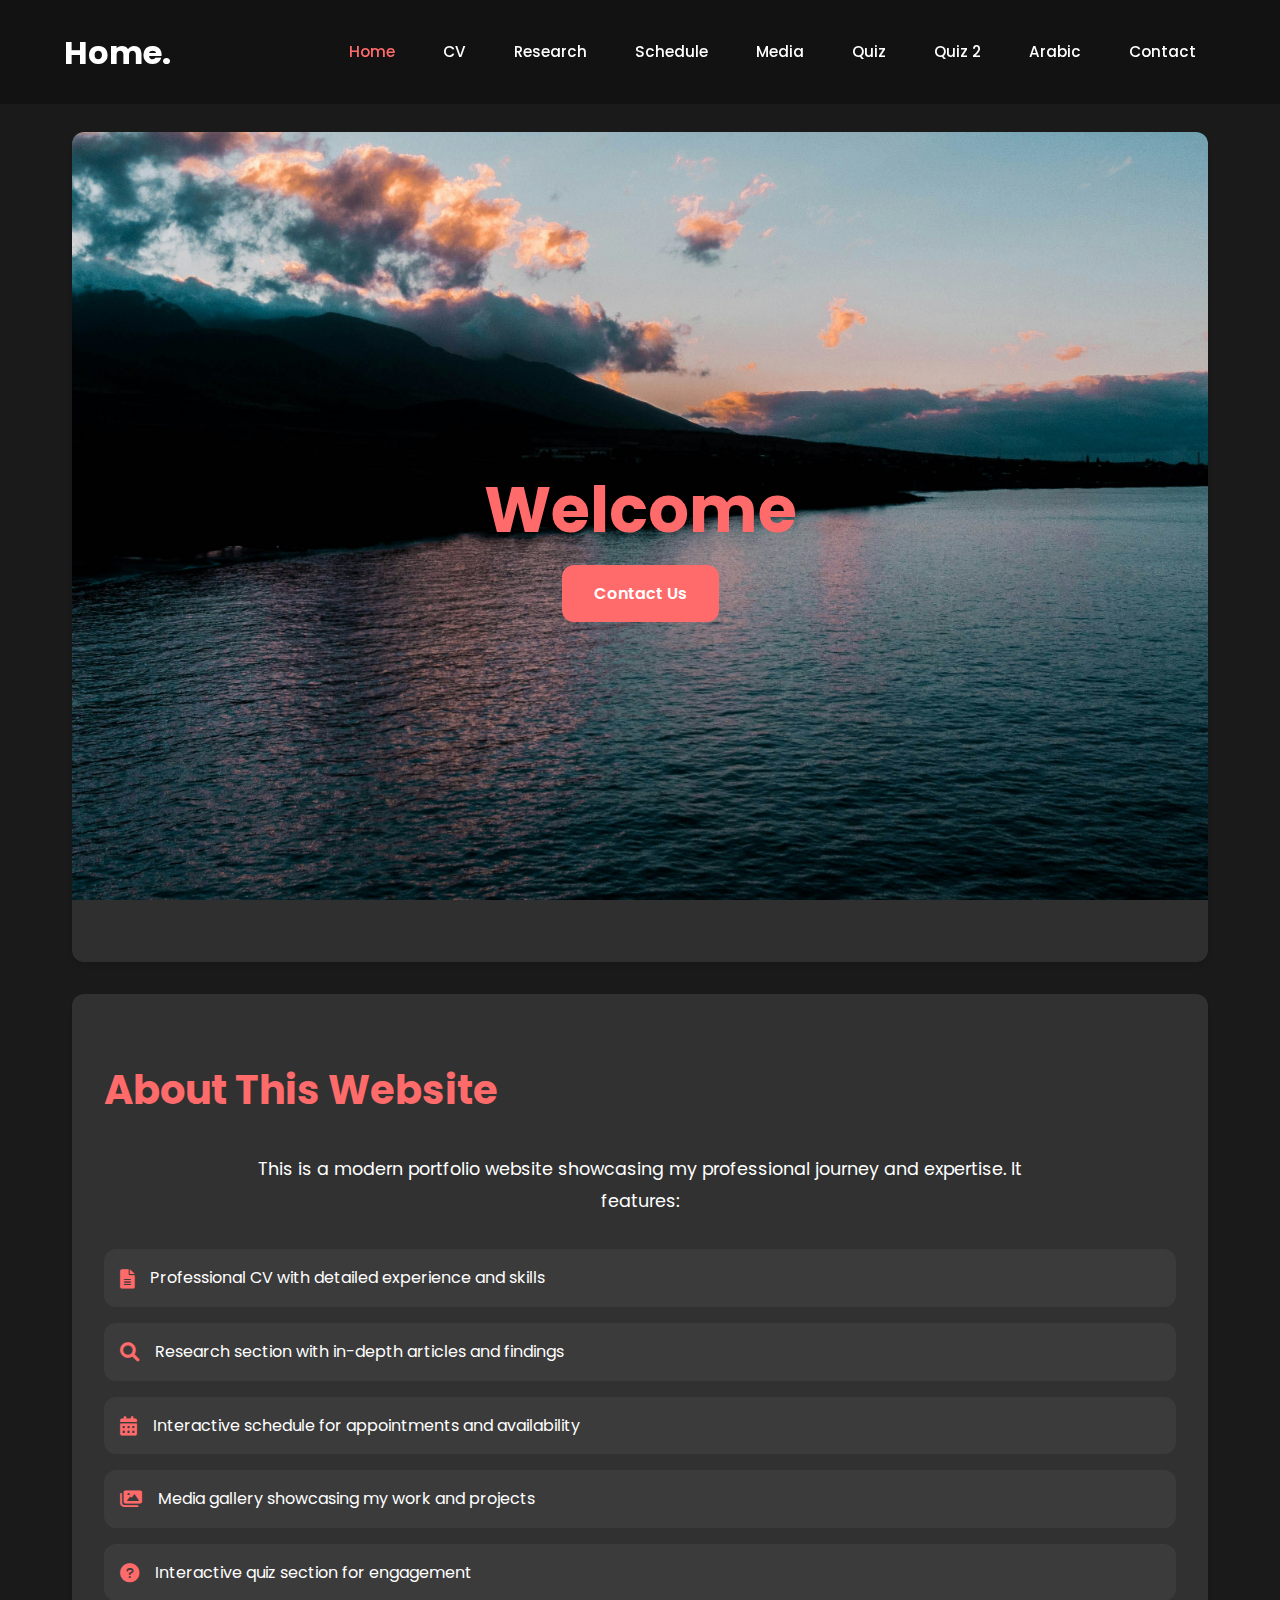
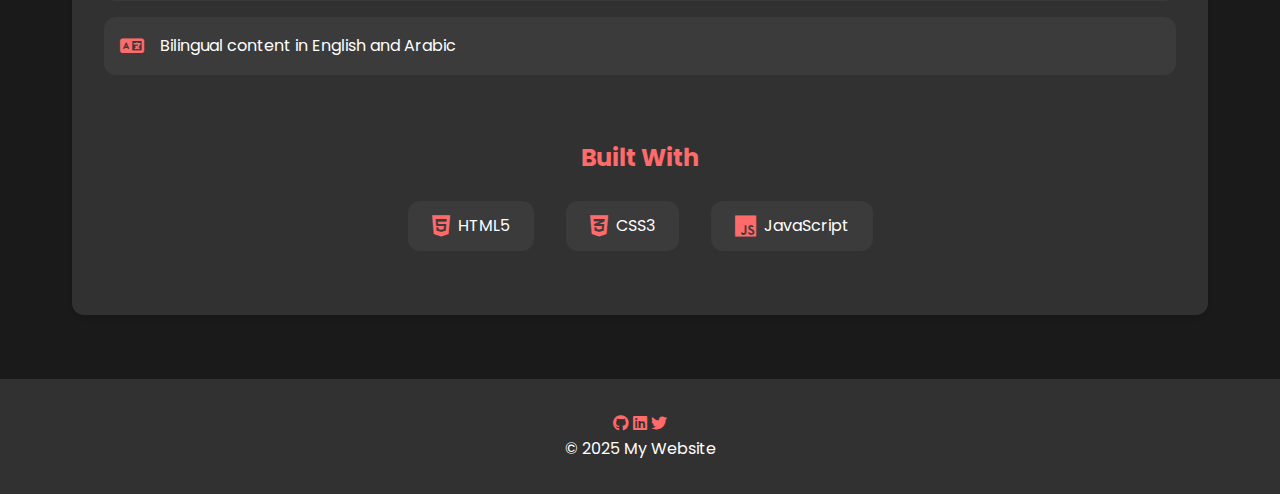
<file: index.html>
<!DOCTYPE html>
<html lang="en">
<head>
    <meta charset="UTF-8">
    <meta name="viewport" content="width=device-width, initial-scale=1.0">
    <meta name="description" content="Professional portfolio showcasing my work and expertise">
    <meta name="theme-color" content="#2563eb">
    <title>Welcome - Professional Portfolio</title>
    <link rel="stylesheet" href="css/styles.css">
    <link rel="preconnect" href="https://fonts.googleapis.com">
    <link rel="preconnect" href="https://fonts.gstatic.com" crossorigin>
    <link href="https://fonts.googleapis.com/css2?family=Poppins:wght@400;500;600;700&display=swap" rel="stylesheet">
    <link rel="stylesheet" href="https://cdnjs.cloudflare.com/ajax/libs/font-awesome/6.0.0/css/all.min.css">
</head>
<body>
    <div class="layout">
        <header>
            <div class="logo">
                <a href="index.html">Home.</a>
            </div>
            <button class="mobile-menu-toggle" id="mobileMenuToggle" aria-label="Toggle menu">
                <i class="fas fa-bars"></i>
            </button>
            <nav>
                <ul>
                    <li><a href="index.html" class="active">Home</a></li>
                    <li class="cv-switcher">
                        <a href="cv-anthony.html">CV</a>
                        <div class="cv-dropdown">
                            <a href="cv-anthony.html">
                                <span class="name">Anthony Abdo</span>
                                <span class="role">Web Developer</span>
                            </a>
                            <a href="cv-joseph.html">
                                <span class="name">Joseph Azzi</span>
                                <span class="role">Private Security Contractor</span>
                            </a>
                            <a href="cv-edward.html">
                                <span class="name">Edward Khazzoum</span>
                                <span class="role">Cybersecurity Expert</span>
                            </a>
                        </div>
                    </li>
                    <li><a href="research.html">Research</a></li>
                    <li class="schedule-switcher">
                        <a href="schedule-anthony.html">Schedule</a>
                        <div class="schedule-dropdown">
                            <a href="schedule-anthony.html">
                                <span class="name">Anthony's Schedule</span>
                                <span class="role">Computer Science</span>
                            </a>
                            <a href="schedule-joseph.html">
                                <span class="name">Joseph's Schedule</span>
                                <span class="role">Security Operations</span>
                            </a>
                            <a href="schedule-edward.html">
                                <span class="name">Edward's Schedule</span>
                                <span class="role">Software Engineering</span>
                            </a>
                        </div>
                    </li>
                    <li><a href="media.html">Media</a></li>
                    <li><a href="quiz.html">Quiz</a></li>
                    <li><a href="quiz2.html">Quiz 2</a></li>
                    <li><a href="arabic.html">Arabic</a></li>
                    <li><a href="contact.html">Contact</a></li>
                </ul>
            </nav>
        </header>

        <main class="main-content">
            <section class="hero">
                <div class="hero-content">
                    <h1>
                        <span class="intro">Welcome</span>
                    </h1>
                    <div class="cta-group">
                        <a href="contact.php" class="cta-button">Contact Us</a>
                    </div>
                </div>
            </section>

            <section class="about-section">
                <div class="about-content">
                    <h2>About This Website</h2>
                    <p>This is a modern portfolio website showcasing my professional journey and expertise. It features:</p>
                    <div class="website-features">
                        <ul>
                            <li><i class="fas fa-file-alt"></i> Professional CV with detailed experience and skills</li>
                            <li><i class="fas fa-search"></i> Research section with in-depth articles and findings</li>
                            <li><i class="fas fa-calendar-alt"></i> Interactive schedule for appointments and availability</li>
                            <li><i class="fas fa-images"></i> Media gallery showcasing my work and projects</li>
                            <li><i class="fas fa-question-circle"></i> Interactive quiz section for engagement</li>
                            <li><i class="fas fa-language"></i> Bilingual content in English and Arabic</li>
                </ul>
            </div>
                    <div class="tech-stack">
                        <h3>Built With</h3>
                        <ul>
                            <li><i class="fab fa-html5"></i> HTML5</li>
                            <li><i class="fab fa-css3-alt"></i> CSS3</li>
                            <li><i class="fab fa-js"></i> JavaScript</li>
                        </ul>
                    </div>
                </div>
            </section>
        </main>

        <footer>
            <div class="footer-content">
                <div class="social-links">
                    <a href="#"><i class="fab fa-github"></i></a>
                    <a href="#"><i class="fab fa-linkedin"></i></a>
                    <a href="#"><i class="fab fa-twitter"></i></a>
                </div>
            </div>
            <p class="footer-tech">© 2025 My Website</p>
        </footer>
    </div>

    <script src="js/main.js"></script>
</body>
</html>
</file>
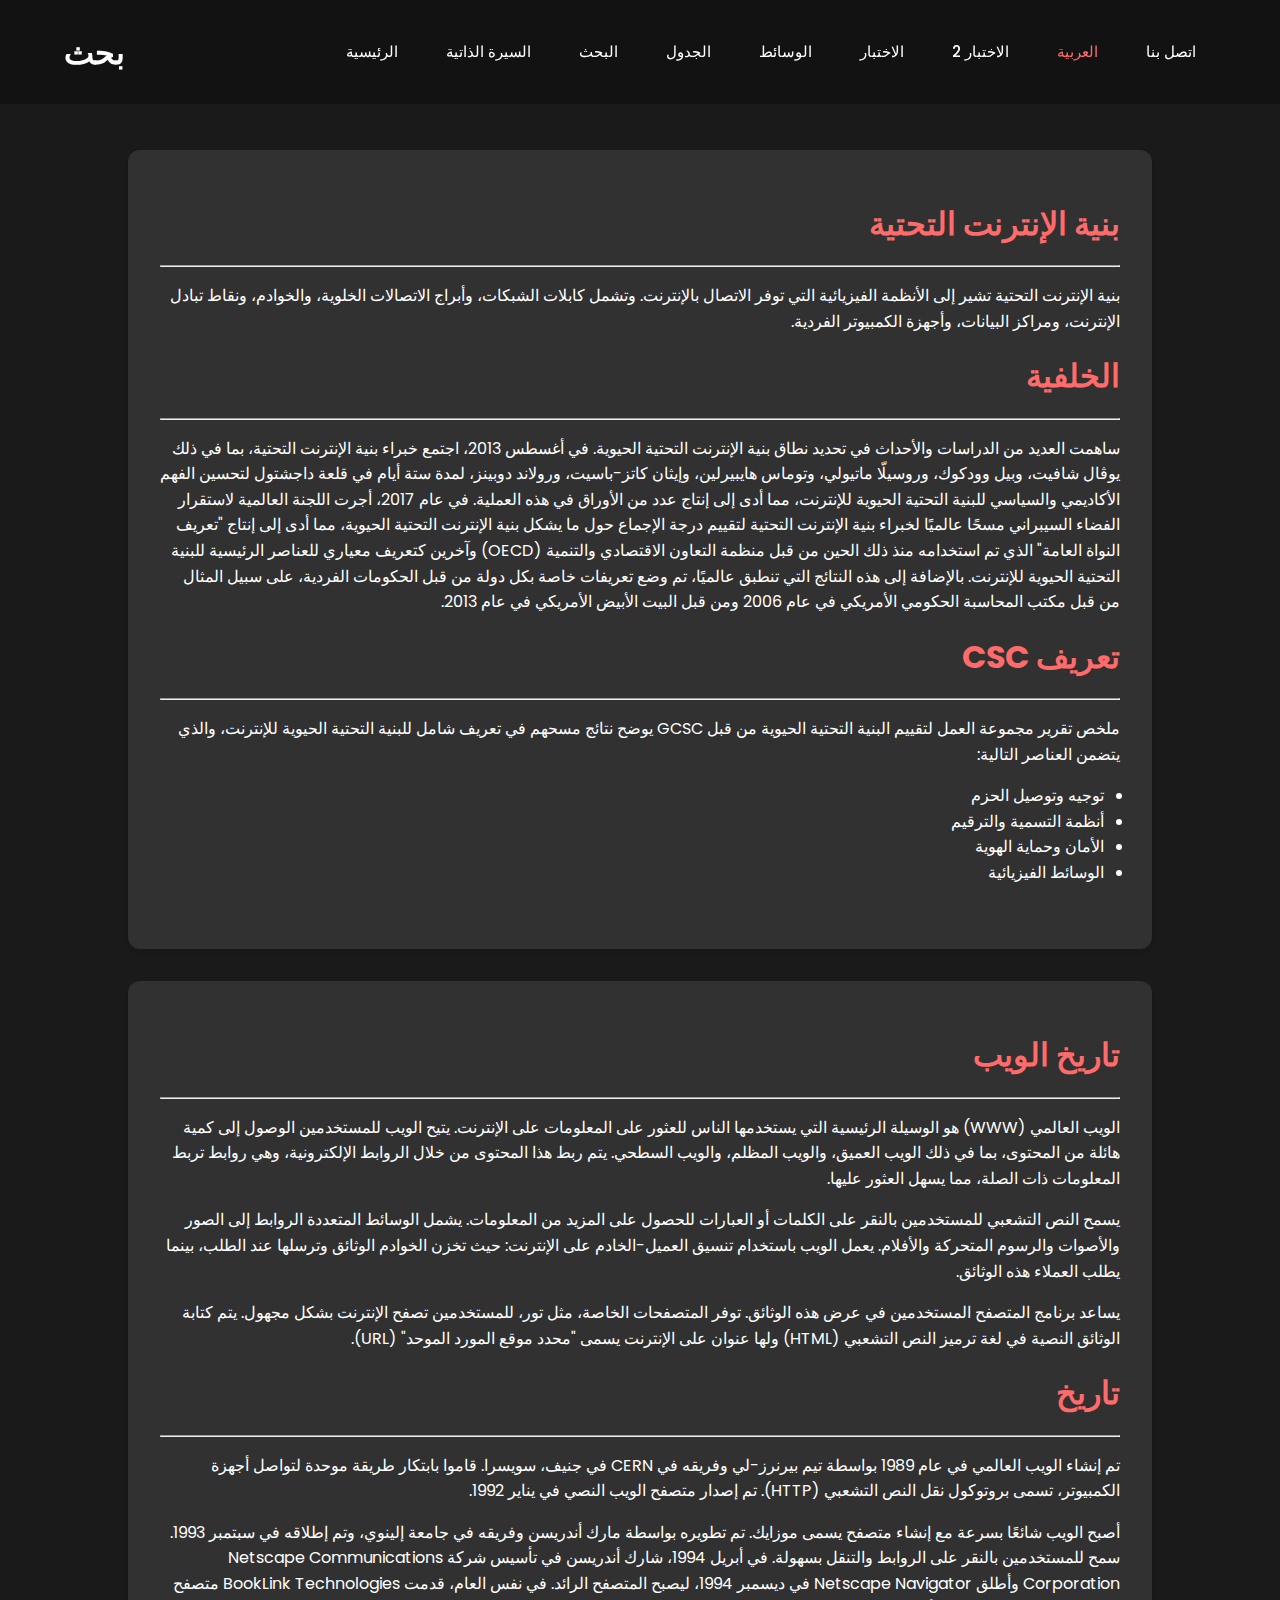
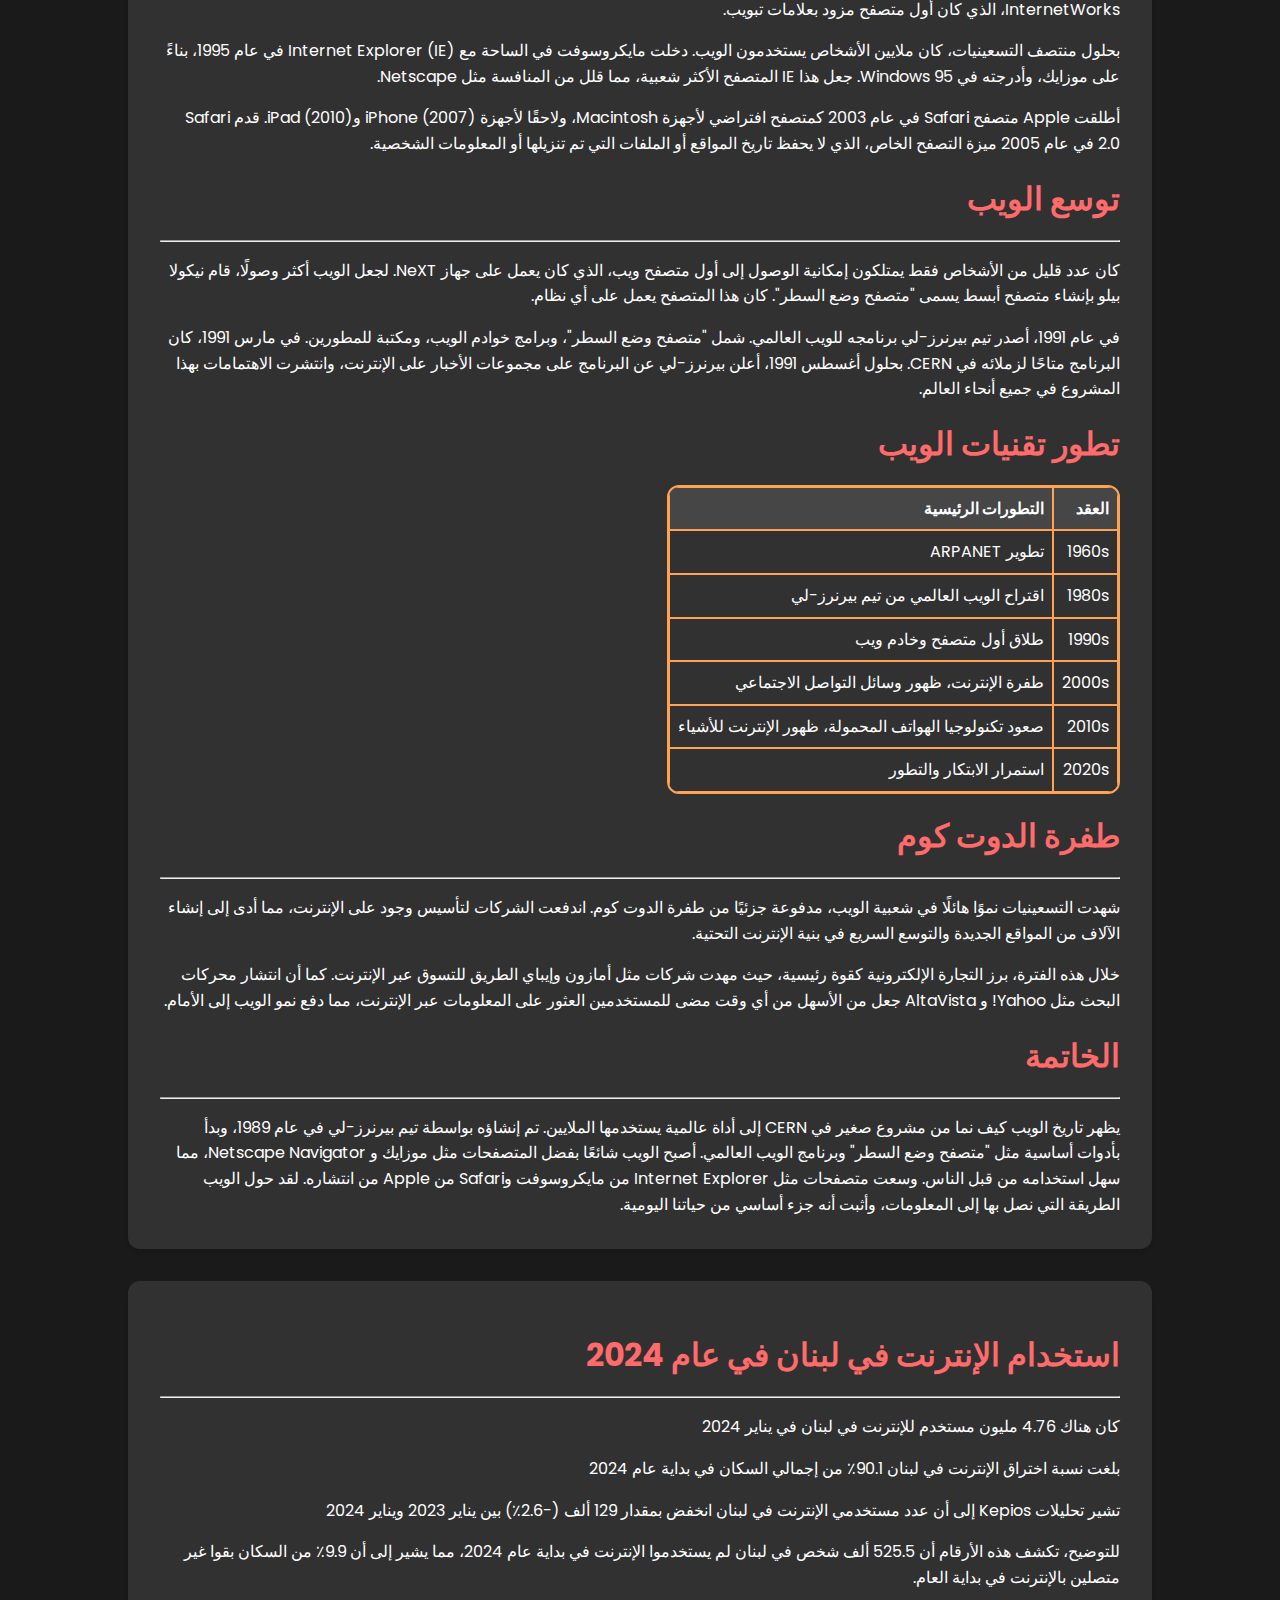
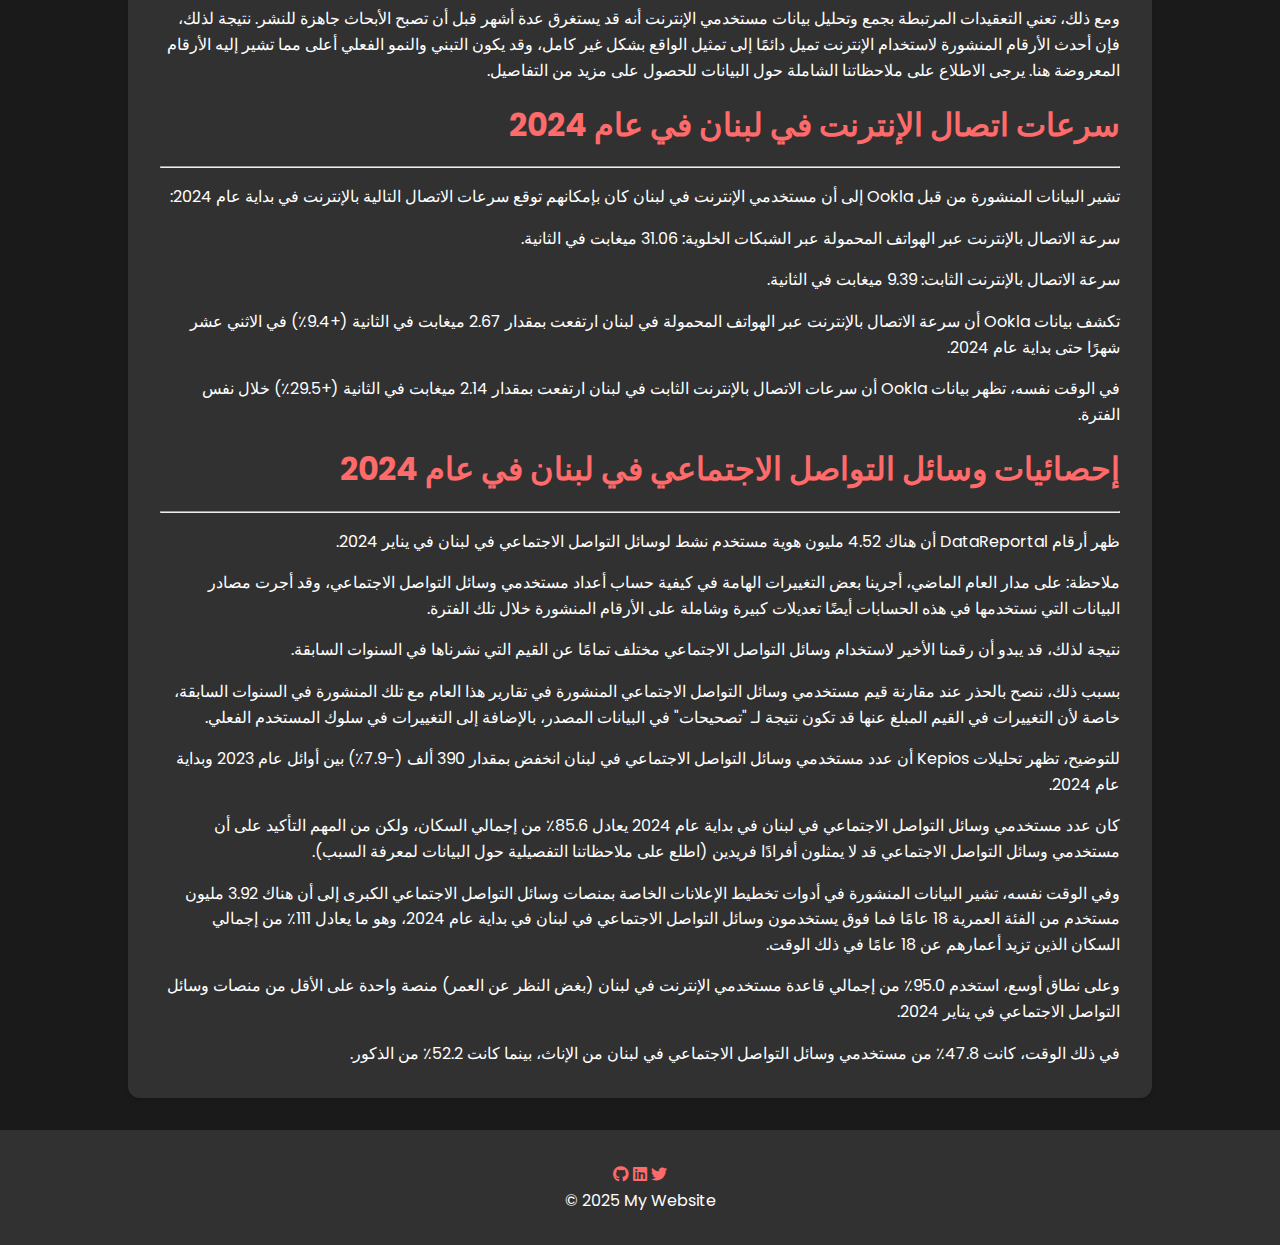
<file: arabic.html>
<!DOCTYPE html>
<html lang="ar">
<head>
    <meta charset="UTF-8" />
    <meta name="viewport" content="width=device-width, initial-scale=1.0" />
    <link rel="preconnect" href="https://fonts.googleapis.com">
    <link rel="preconnect" href="https://fonts.gstatic.com" crossorigin>
    <link href="https://fonts.googleapis.com/css2?family=Poppins:wght@400;500;600;700&display=swap" rel="stylesheet">
    <link rel="stylesheet" href="https://cdnjs.cloudflare.com/ajax/libs/font-awesome/6.0.0/css/all.min.css">
    <link rel="stylesheet" href="css/styles.css">
    <title>بحث</title>
</head>
<body>
    <div class="layout">
    <header>
        <div class="logo">
            <a href="arabic.html">بحث</a>
        </div>
        <button class="mobile-menu-toggle" id="mobileMenuToggle" aria-label="Toggle menu">
            <i class="fas fa-bars"></i>
        </button>
            <nav>
                <ul>
                    <li><a href="index.html">الرئيسية</a></li>
                    <li class="cv-switcher">
                        <a href="cv-anthony.html">السيرة الذاتية</a>
                        <div class="cv-dropdown">
                            <a href="cv-anthony.html">
                                <span class="name">أنتوني سميث</span>
                                <span class="role">مطور ويب</span>
                            </a>
                            <a href="cv-joseph.html">
                                <span class="name">جوزيف عزي</span>
                                <span class="role">متعاقد أمني خاص</span>
                            </a>
                            <a href="cv-edward.html">
                                <span class="name">إدوارد جونسون</span>
                                <span class="role">خبير الأمن السيبراني</span>
                            </a>
                        </div>
                    </li>
                    <li><a href="research.html">البحث</a></li>
                    <li class="schedule-switcher">
                        <a href="schedule-anthony.html">الجدول</a>
                        <div class="schedule-dropdown">
                            <a href="schedule-anthony.html">
                                <span class="name">جدول أنتوني</span>
                                <span class="role">علوم الكمبيوتر</span>
                            </a>
                            <a href="schedule-edward.html">
                                <span class="name">جدول إدوارد</span>
                                <span class="role">الأمن السيبراني</span>
                            </a>
                            <a href="schedule-joseph.html">
                                <span class="name">جدول جوزيف</span>
                                <span class="role">العمليات الأمنية</span>
                            </a>
                        </div>
                    </li>
                    <li><a href="media.html">الوسائط</a></li>
                    <li><a href="quiz.html">الاختبار</a></li>
                    <li><a href="quiz2.html">الاختبار 2</a></li>
                    <li><a href="arabic.html" class="active">العربية</a></li>
                    <li><a href="contact.html">اتصل بنا</a></li>
                </ul>
            </nav>
        </header>
    <div id="wrapper" class="arabic">
    <div id="NetInf-arabic" class="subject">
        <h2>بنية الإنترنت التحتية</h2><hr>
        <p>بنية الإنترنت التحتية تشير إلى الأنظمة الفيزيائية التي توفر الاتصال بالإنترنت. وتشمل كابلات الشبكات، وأبراج الاتصالات الخلوية، والخوادم، ونقاط تبادل الإنترنت، ومراكز البيانات، وأجهزة الكمبيوتر الفردية.</p>
        <div class="NetInfBackground-arabic">
            <h2>الخلفية</h2><hr>
            <p>ساهمت العديد من الدراسات والأحداث في تحديد نطاق بنية الإنترنت التحتية الحيوية. في أغسطس 2013، اجتمع خبراء بنية الإنترنت التحتية، بما في ذلك يوڤال شافيت، وبيل وودكوك، وروسيلّا ماتيولي، وتوماس هايبيرلين، وإيثان كاتز-باسيت، ورولاند دوبينز، لمدة ستة أيام في قلعة داجشتول لتحسين الفهم الأكاديمي والسياسي للبنية التحتية الحيوية للإنترنت، مما أدى إلى إنتاج عدد من الأوراق في هذه العملية. في عام 2017، أجرت اللجنة العالمية لاستقرار الفضاء السيبراني مسحًا عالميًا لخبراء بنية الإنترنت التحتية لتقييم درجة الإجماع حول ما يشكل بنية الإنترنت التحتية الحيوية، مما أدى إلى إنتاج "تعريف النواة العامة" الذي تم استخدامه منذ ذلك الحين من قبل منظمة التعاون الاقتصادي والتنمية (OECD) وآخرين كتعريف معياري للعناصر الرئيسية للبنية التحتية الحيوية للإنترنت. بالإضافة إلى هذه النتائج التي تنطبق عالميًا، تم وضع تعريفات خاصة بكل دولة من قبل الحكومات الفردية، على سبيل المثال من قبل مكتب المحاسبة الحكومي الأمريكي في عام 2006 ومن قبل البيت الأبيض الأمريكي في عام 2013.
            </p>
        </div>
        <div class="NetInfDef-arabic">
            <h2>تعريف CSC</h2><hr>
            <p>
                ملخص تقرير مجموعة العمل لتقييم البنية التحتية الحيوية من قبل GCSC يوضح نتائج مسحهم في تعريف شامل للبنية التحتية الحيوية للإنترنت، والذي يتضمن العناصر التالية:
                <ul>
                    <li>توجيه وتوصيل الحزم</li>
                    <li>أنظمة التسمية والترقيم</li>
                    <li>الأمان وحماية الهوية</li>
                    <li>الوسائط الفيزيائية</li>    
                </ul>
            </p>
            
                        </div>
                    </div>

    <div id="WebHist-arabic" class="subject">
        <h2>تاريخ الويب</h2><hr>
        <p>الويب العالمي (WWW) هو الوسيلة الرئيسية التي يستخدمها الناس للعثور على المعلومات على الإنترنت. يتيح الويب للمستخدمين الوصول إلى كمية هائلة من المحتوى، بما في ذلك الويب العميق، والويب المظلم، والويب السطحي. يتم ربط هذا المحتوى من خلال الروابط الإلكترونية، وهي روابط تربط المعلومات ذات الصلة، مما يسهل العثور عليها.</p>
        <p>يسمح النص التشعبي للمستخدمين بالنقر على الكلمات أو العبارات للحصول على المزيد من المعلومات. يشمل الوسائط المتعددة الروابط إلى الصور والأصوات والرسوم المتحركة والأفلام. يعمل الويب باستخدام تنسيق العميل-الخادم على الإنترنت: حيث تخزن الخوادم الوثائق وترسلها عند الطلب، بينما يطلب العملاء هذه الوثائق.</p>
        <p>يساعد برنامج المتصفح المستخدمين في عرض هذه الوثائق. توفر المتصفحات الخاصة، مثل تور، للمستخدمين تصفح الإنترنت بشكل مجهول. يتم كتابة الوثائق النصية في لغة ترميز النص التشعبي (HTML) ولها عنوان على الإنترنت يسمى "محدد موقع المورد الموحد" (URL).</p>
        
        <h2>تاريخ</h2><hr>
        <p>تم إنشاء الويب العالمي في عام 1989 بواسطة تيم بيرنرز-لي وفريقه في CERN في جنيف، سويسرا. قاموا بابتكار طريقة موحدة لتواصل أجهزة الكمبيوتر، تسمى بروتوكول نقل النص التشعبي (HTTP). تم إصدار متصفح الويب النصي في يناير 1992.</p>
        <p>أصبح الويب شائعًا بسرعة مع إنشاء متصفح يسمى موزايك. تم تطويره بواسطة مارك أندريسن وفريقه في جامعة إلينوي، وتم إطلاقه في سبتمبر 1993. سمح للمستخدمين بالنقر على الروابط والتنقل بسهولة. في أبريل 1994، شارك أندريسن في تأسيس شركة Netscape Communications Corporation وأطلق Netscape Navigator في ديسمبر 1994، ليصبح المتصفح الرائد. في نفس العام، قدمت BookLink Technologies متصفح InternetWorks، الذي كان أول متصفح مزود بعلامات تبويب.</p>
        <p>بحلول منتصف التسعينيات، كان ملايين الأشخاص يستخدمون الويب. دخلت مايكروسوفت في الساحة مع Internet Explorer (IE) في عام 1995، بناءً على موزايك، وأدرجته في Windows 95. جعل هذا IE المتصفح الأكثر شعبية، مما قلل من المنافسة مثل Netscape.</p>
        <p>أطلقت Apple متصفح Safari في عام 2003 كمتصفح افتراضي لأجهزة Macintosh، ولاحقًا لأجهزة iPhone (2007) وiPad (2010). قدم Safari 2.0 في عام 2005 ميزة التصفح الخاص، الذي لا يحفظ تاريخ المواقع أو الملفات التي تم تنزيلها أو المعلومات الشخصية.</p>    
        
        <h2>توسع الويب</h2><hr>
        <p>كان عدد قليل من الأشخاص فقط يمتلكون إمكانية الوصول إلى أول متصفح ويب، الذي كان يعمل على جهاز NeXT. لجعل الويب أكثر وصولًا، قام نيكولا بيلو بإنشاء متصفح أبسط يسمى "متصفح وضع السطر". كان هذا المتصفح يعمل على أي نظام.</p>
        <p>في عام 1991، أصدر تيم بيرنرز-لي برنامجه للويب العالمي. شمل "متصفح وضع السطر"، وبرامج خوادم الويب، ومكتبة للمطورين. في مارس 1991، كان البرنامج متاحًا لزملائه في CERN. بحلول أغسطس 1991، أعلن بيرنرز-لي عن البرنامج على مجموعات الأخبار على الإنترنت، وانتشرت الاهتمامات بهذا المشروع في جميع أنحاء العالم.</p>

        <h2>تطور تقنيات الويب</h2>
        <table>
            <tr><th>العقد</th><th>التطورات الرئيسية</th></tr>
            <tr><td>1960s</td><td>تطوير ARPANET</td></tr>
            <tr><td>1980s</td><td>اقتراح الويب العالمي من تيم بيرنرز-لي</td></tr>
            <tr><td>1990s</td><td>طلاق أول متصفح وخادم ويب</td></tr>
            <tr><td>2000s</td><td>طفرة الإنترنت، ظهور وسائل التواصل الاجتماعي</td></tr>
            <tr><td>2010s</td><td>صعود تكنولوجيا الهواتف المحمولة، ظهور الإنترنت للأشياء</td></tr>
            <tr><td>2020s</td><td>استمرار الابتكار والتطور</td></tr>
        </table>

        <h2>طفرة الدوت كوم</h2><hr>
        <p>شهدت التسعينيات نموًا هائلًا في شعبية الويب، مدفوعة جزئيًا من طفرة الدوت كوم. اندفعت الشركات لتأسيس وجود على الإنترنت، مما أدى إلى إنشاء الآلاف من المواقع الجديدة والتوسع السريع في بنية الإنترنت التحتية.</p>
        <p>خلال هذه الفترة، برز التجارة الإلكترونية كقوة رئيسية، حيث مهدت شركات مثل أمازون وإيباي الطريق للتسوق عبر الإنترنت. كما أن انتشار محركات البحث مثل Yahoo! و AltaVista جعل من الأسهل من أي وقت مضى للمستخدمين العثور على المعلومات عبر الإنترنت، مما دفع نمو الويب إلى الأمام.</p>

        <h2>الخاتمة</h2><hr>
        <p>يظهر تاريخ الويب كيف نما من مشروع صغير في CERN إلى أداة عالمية يستخدمها الملايين. تم إنشاؤه بواسطة تيم بيرنرز-لي في عام 1989، وبدأ بأدوات أساسية مثل "متصفح وضع السطر" وبرنامج الويب العالمي. أصبح الويب شائعًا بفضل المتصفحات مثل موزايك و Netscape Navigator، مما سهل استخدامه من قبل الناس. وسعت متصفحات مثل Internet Explorer من مايكروسوفت وSafari من Apple من انتشاره. لقد حول الويب الطريقة التي نصل بها إلى المعلومات، وأثبت أنه جزء أساسي من حياتنا اليومية.</p>
                    </div>

    <div id="NetStats-arabic" class="subject">
        <h2>استخدام الإنترنت في لبنان في عام 2024</h2><hr>
        <p> كان هناك 4.76 مليون مستخدم للإنترنت في لبنان في يناير 2024</p>
        <p>بلغت نسبة اختراق الإنترنت في لبنان 90.1٪ من إجمالي السكان في بداية عام 2024</p>
        <p>تشير تحليلات Kepios إلى أن عدد مستخدمي الإنترنت في لبنان انخفض بمقدار 129 ألف (-2.6٪) بين يناير 2023 ويناير 2024</p>
        <p>للتوضيح، تكشف هذه الأرقام أن 525.5 ألف شخص في لبنان لم يستخدموا الإنترنت في بداية عام 2024، مما يشير إلى أن 9.9٪ من السكان بقوا غير متصلين بالإنترنت في بداية العام.</p>
        <p>ومع ذلك، تعني التعقيدات المرتبطة بجمع وتحليل بيانات مستخدمي الإنترنت أنه قد يستغرق عدة أشهر قبل أن تصبح الأبحاث جاهزة للنشر. نتيجة لذلك، فإن أحدث الأرقام المنشورة لاستخدام الإنترنت تميل دائمًا إلى تمثيل الواقع بشكل غير كامل، وقد يكون التبني والنمو الفعلي أعلى مما تشير إليه الأرقام المعروضة هنا. يرجى الاطلاع على ملاحظاتنا الشاملة حول البيانات للحصول على مزيد من التفاصيل.
        </p>

        <h2>سرعات اتصال الإنترنت في لبنان في عام 2024</h2><hr>
        <p>تشير البيانات المنشورة من قبل Ookla إلى أن مستخدمي الإنترنت في لبنان كان بإمكانهم توقع سرعات الاتصال التالية بالإنترنت في بداية عام 2024:</p>
        <p>سرعة الاتصال بالإنترنت عبر الهواتف المحمولة عبر الشبكات الخلوية: 31.06 ميغابت في الثانية.</p>
        <p>سرعة الاتصال بالإنترنت الثابت: 9.39 ميغابت في الثانية.</p>
        <p>تكشف بيانات Ookla أن سرعة الاتصال بالإنترنت عبر الهواتف المحمولة في لبنان ارتفعت بمقدار 2.67 ميغابت في الثانية (+9.4٪) في الاثني عشر شهرًا حتى بداية عام 2024.</p>
        <p>في الوقت نفسه، تظهر بيانات Ookla أن سرعات الاتصال بالإنترنت الثابت في لبنان ارتفعت بمقدار 2.14 ميغابت في الثانية (+29.5٪) خلال نفس الفترة.</p>

        <h2>إحصائيات وسائل التواصل الاجتماعي في لبنان في عام 2024</h2><hr>
        <p>ظهر أرقام DataReportal أن هناك 4.52 مليون هوية مستخدم نشط لوسائل التواصل الاجتماعي في لبنان في يناير 2024.</p>
        <p>ملاحظة: على مدار العام الماضي، أجرينا بعض التغييرات الهامة في كيفية حساب أعداد مستخدمي وسائل التواصل الاجتماعي، وقد أجرت مصادر البيانات التي نستخدمها في هذه الحسابات أيضًا تعديلات كبيرة وشاملة على الأرقام المنشورة خلال تلك الفترة.</p>
        <p>نتيجة لذلك، قد يبدو أن رقمنا الأخير لاستخدام وسائل التواصل الاجتماعي مختلف تمامًا عن القيم التي نشرناها في السنوات السابقة.</p>
        <p>بسبب ذلك، ننصح بالحذر عند مقارنة قيم مستخدمي وسائل التواصل الاجتماعي المنشورة في تقارير هذا العام مع تلك المنشورة في السنوات السابقة، خاصة لأن التغييرات في القيم المبلغ عنها قد تكون نتيجة لـ "تصحيحات" في البيانات المصدر، بالإضافة إلى التغييرات في سلوك المستخدم الفعلي.</p>
        <p>للتوضيح، تظهر تحليلات Kepios أن عدد مستخدمي وسائل التواصل الاجتماعي في لبنان انخفض بمقدار 390 ألف (-7.9٪) بين أوائل عام 2023 وبداية عام 2024.</p>
        <p>كان عدد مستخدمي وسائل التواصل الاجتماعي في لبنان في بداية عام 2024 يعادل 85.6٪ من إجمالي السكان، ولكن من المهم التأكيد على أن مستخدمي وسائل التواصل الاجتماعي قد لا يمثلون أفرادًا فريدين (اطلع على ملاحظاتنا التفصيلية حول البيانات لمعرفة السبب).</p>
        <p>وفي الوقت نفسه، تشير البيانات المنشورة في أدوات تخطيط الإعلانات الخاصة بمنصات وسائل التواصل الاجتماعي الكبرى إلى أن هناك 3.92 مليون مستخدم من الفئة العمرية 18 عامًا فما فوق يستخدمون وسائل التواصل الاجتماعي في لبنان في بداية عام 2024، وهو ما يعادل 111٪ من إجمالي السكان الذين تزيد أعمارهم عن 18 عامًا في ذلك الوقت.</p>
        <p>وعلى نطاق أوسع، استخدم 95.0٪ من إجمالي قاعدة مستخدمي الإنترنت في لبنان (بغض النظر عن العمر) منصة واحدة على الأقل من منصات وسائل التواصل الاجتماعي في يناير 2024.</p>
        <p>في ذلك الوقت، كانت 47.8٪ من مستخدمي وسائل التواصل الاجتماعي في لبنان من الإناث، بينما كانت 52.2٪ من الذكور.</p>
                </div>
                    </div>
    <footer>
        <div class="footer-content">
            <div class="social-links">
                <a href="#"><i class="fab fa-github"></i></a>
                <a href="#"><i class="fab fa-linkedin"></i></a>
                <a href="#"><i class="fab fa-twitter"></i></a>
                    </div>
                </div>
        <p class="footer-tech">© 2025 My Website</p>
    
    </footer>
    </div>
    <script src="js/main.js"></script>
</body>
</html>
</file>
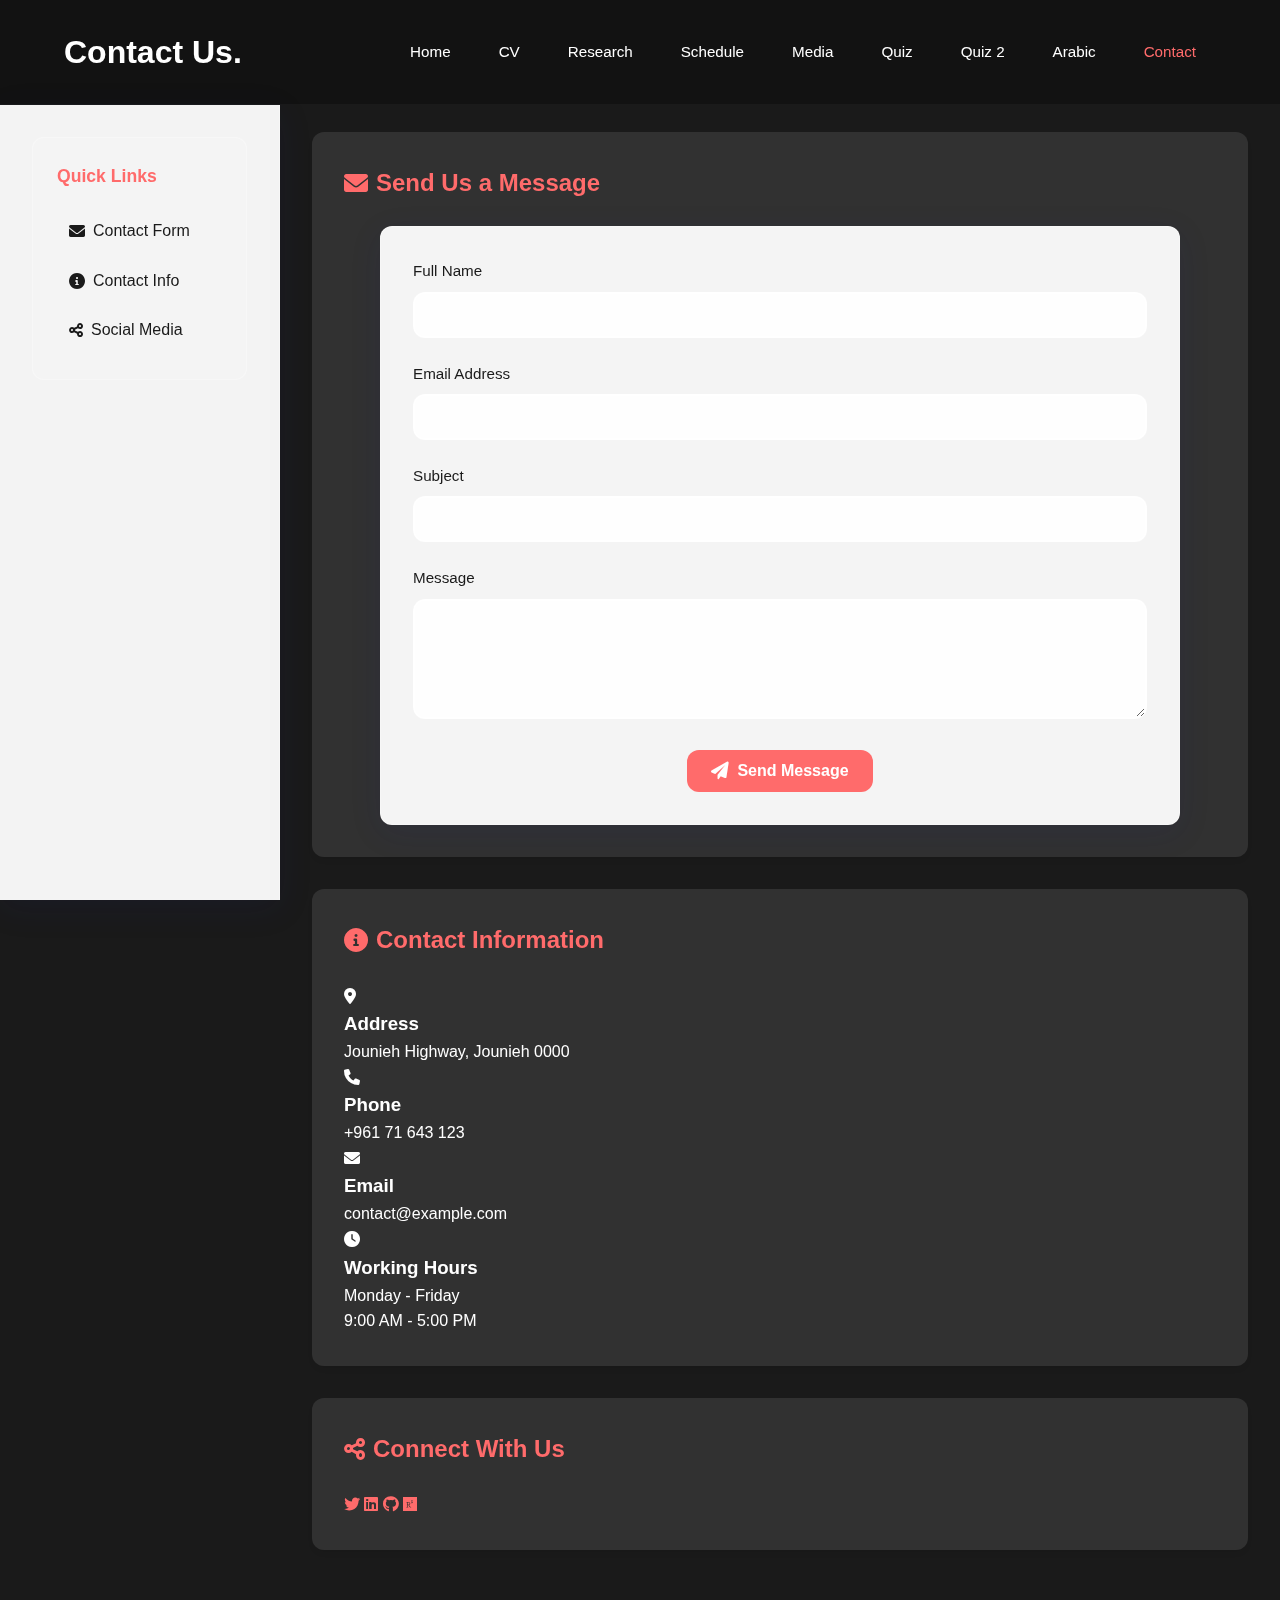
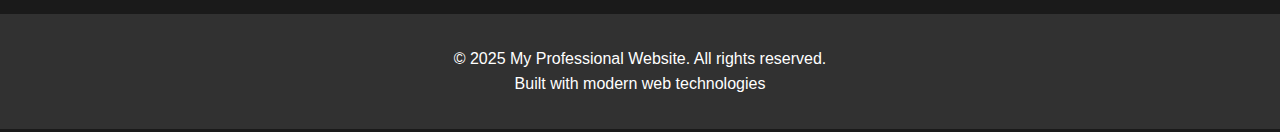
<file: contact.html>
<!DOCTYPE html>
<html lang="en">
<head>
    <meta charset="UTF-8">
    <meta name="viewport" content="width=device-width, initial-scale=1.0">
    <meta name="description" content="Contact form for reaching out">
    <meta name="theme-color" content="#2563eb">
    <title>Contact Us - My Professional Website</title>
    <link rel="stylesheet" href="css/styles.css">
    <link rel="preconnect" href="https://fonts.googleapis.com">
    <link rel="preconnect" href="https://fonts.gstatic.com" crossorigin>
    <link href="https://fonts.googleapis.com/css2?family=JetBrains+Mono:wght@400;500;600;700&display=swap" rel="stylesheet">
    <link href="https://fonts.googleapis.com/css2?family=Noto+Sans+Arabic:wght@400;500;600;700&display=swap" rel="stylesheet">
    <link rel="stylesheet" href="https://cdnjs.cloudflare.com/ajax/libs/font-awesome/6.0.0/css/all.min.css">
</head>
<body>
    <div class="layout">
        <button class="sidebar-toggle" id="sidebarToggle">
            <i class="fas fa-bars"></i>
        </button>

        <header>
            <div class="logo">
                <a href="contact.php">Contact Us.</a>
            </div>
            <button class="mobile-menu-toggle" id="mobileMenuToggle" aria-label="Toggle menu">
                <i class="fas fa-bars"></i>
            </button>
            <nav>
                <ul>
                    <li><a href="index.html">Home</a></li>
                    <li class="cv-switcher">
                        <a href="cv-anthony.html">CV</a>
                        <div class="cv-dropdown">
                            <a href="cv-anthony.html">
                                <span class="name">Anthony Abdo</span>
                                <span class="role">Web Developer</span>
                            </a>
                            <a href="cv-joseph.html">
                                <span class="name">Joseph Azzi</span>
                                <span class="role">Private Security Contractor</span>
                            </a>
                            <a href="cv-edward.html">
                                <span class="name">Edward Khazzoum</span>
                                <span class="role">Cybersecurity Expert</span>
                            </a>
                        </div>
                    </li>
                    <li><a href="research.html">Research</a></li>
                    <li class="schedule-switcher">
                        <a href="schedule-anthony.html">Schedule</a>
                        <div class="schedule-dropdown">
                            <a href="schedule-anthony.html">
                                <span class="name">Anthony's Schedule</span>
                                <span class="role">Computer Science</span>
                            </a>
                            <a href="schedule-joseph.html">
                                <span class="name">Joseph's Schedule</span>
                                <span class="role">Security Operations</span>
                            </a>
                            <a href="schedule-edward.html">
                                <span class="name">Edward's Schedule</span>
                                <span class="role">Software Engineering</span>
                            </a>
                        </div>
                    </li>
                    <li><a href="media.html">Media</a></li>
                    <li><a href="quiz.html">Quiz</a></li>
                    <li><a href="quiz2.html">Quiz 2</a></li>
                    <li><a href="arabic.html">Arabic</a></li>
                    <li><a href="contact.html" class="active">Contact</a></li>
                </ul>
            </nav>
        </header>

        <aside class="sidebar" id="sidebar">
            <div class="sidebar-content">
                <h3>Quick Links</h3>
                <ul>
                    <li><a href="#contact-form"><i class="fas fa-envelope"></i> Contact Form</a></li>
                    <li><a href="#contact-info"><i class="fas fa-info-circle"></i> Contact Info</a></li>
                    <li><a href="#social-media"><i class="fas fa-share-alt"></i> Social Media</a></li>
                </ul>
            </div>
        </aside>

        <main class="main-content with-sidebar" id="mainContent">
            <section id="contact-form">
                <h2><i class="fas fa-envelope"></i> Send Us a Message</h2>
                
                 <form id="contactForm" class="contact-form" method="POST" action="contactusAction.php">
                    <div class="form-group">
                        <label for="name">Full Name</label>
                        <input type="text" id="name" name="name" required>
                    </div>

                    <div class="form-group">
                        <label for="email">Email Address</label>
                        <input type="email" id="email" name="email" required>
                    </div>

                    <div class="form-group">
                        <label for="subject">Subject</label>
                        <input type="text" id="subject" name="subject" required>
                    </div>

                    <div class="form-group">
                        <label for="message">Message</label>
                        <textarea id="message" name="message" rows="5" required></textarea>
                    </div>

                    <button type="submit" class="submit-btn" name="submit" value="1">
                        <i class="fas fa-paper-plane"></i> Send Message
                    </button>
                </form>
            </section>

            <section id="contact-info">
                <h2><i class="fas fa-info-circle"></i> Contact Information</h2>
                <div class="contact-info-grid">
                    <div class="contact-info-item">
                        <i class="fas fa-map-marker-alt"></i>
                        <h3>Address</h3>
                        <p>Jounieh Highway, Jounieh 0000</p>
                    </div>
                    <div class="contact-info-item">
                        <i class="fas fa-phone"></i>
                        <h3>Phone</h3>
                        <p>+961 71 643 123</p>
                    </div>
                    <div class="contact-info-item">
                        <i class="fas fa-envelope"></i>
                        <h3>Email</h3>
                        <p>contact@example.com</p>
                    </div>
                    <div class="contact-info-item">
                        <i class="fas fa-clock"></i>
                        <h3>Working Hours</h3>
                        <p>Monday - Friday<br>9:00 AM - 5:00 PM</p>
                    </div>
                </div>
            </section>

            <section id="social-media">
                <h2><i class="fas fa-share-alt"></i> Connect With Us</h2>
                <div class="social-links">
                    <a href="#" class="social-link"><i class="fab fa-twitter"></i></a>
                    <a href="#" class="social-link"><i class="fab fa-linkedin"></i></a>
                    <a href="#" class="social-link"><i class="fab fa-github"></i></a>
                    <a href="#" class="social-link"><i class="fab fa-researchgate"></i></a>
                </div>
            </section>
        </main>

        <footer>
            <p>&copy; 2025 My Professional Website. All rights reserved.</p>
            <p class="footer-tech">Built with modern web technologies</p>
        </footer>
    </div>

    <script src="js/main.js"></script>
</body>
</html>
</file>
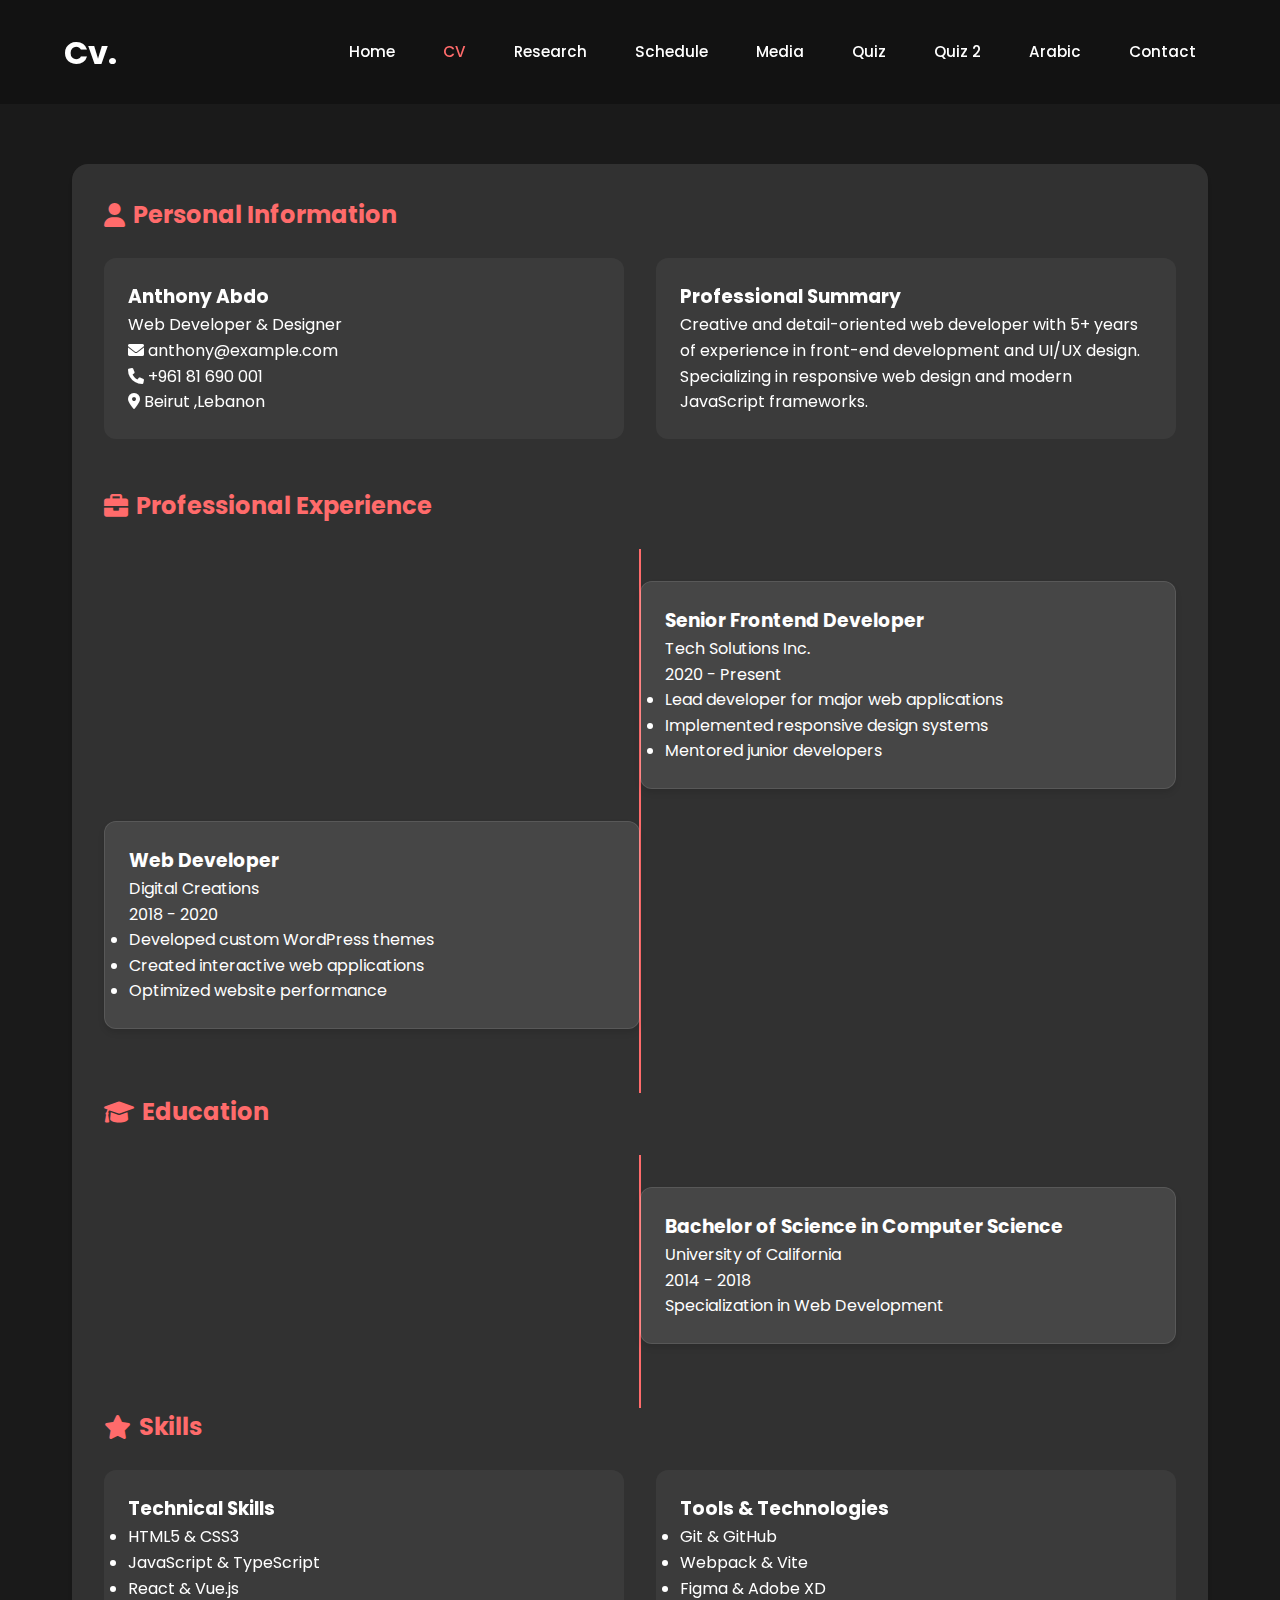
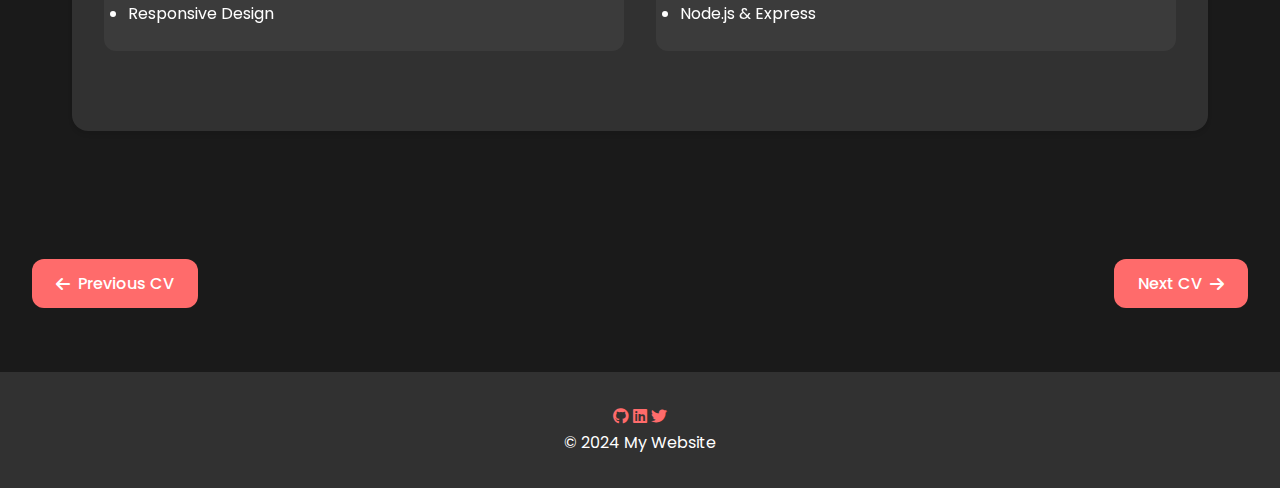
<file: cv-anthony.html>
<!DOCTYPE html>
<html lang="en">
<head>
    <meta charset="UTF-8">
    <meta name="viewport" content="width=device-width, initial-scale=1.0">
    <meta name="description" content="Anthony Abdo's professional CV">
    <meta name="theme-color" content="#2563eb">
    <title>Anthony Abdo - CV</title>
    <link rel="stylesheet" href="css/styles.css">
    <link rel="preconnect" href="https://fonts.googleapis.com">
    <link rel="preconnect" href="https://fonts.gstatic.com" crossorigin>
    <link href="https://fonts.googleapis.com/css2?family=Poppins:wght@400;500;600;700&display=swap" rel="stylesheet">
    <link rel="stylesheet" href="https://cdnjs.cloudflare.com/ajax/libs/font-awesome/6.0.0/css/all.min.css">
</head>
<body>
    <div class="layout">
        <header>
            <div class="logo">
                <a href="cv-anthony.html">Cv.</a>
            </div>
            <button class="mobile-menu-toggle" id="mobileMenuToggle" aria-label="Toggle menu">
                <i class="fas fa-bars"></i>
            </button>
            <nav>
                <ul>
                    <li><a href="index.html">Home</a></li>
                    <li class="cv-switcher">
                        <a href="cv-anthony.html" class="active">CV</a>
                        <div class="cv-dropdown">
                            <a href="cv-anthony.html">
                                <span class="name">Anthony Abdo</span>
                                <span class="role">Web Developer</span>
                            </a>
                            <a href="cv-joseph.html">
                                <span class="name">Joseph Azzi</span>
                                <span class="role">Private Security Contractor</span>
                            </a>
                            <a href="cv-edward.html">
                                <span class="name">Edward Khazzoum</span>
                                <span class="role">Cybersecurity Expert</span>
                            </a>
                        </div>
                    </li>
                    <li><a href="research.html">Research</a></li>
                    <li class="schedule-switcher">
                        <a href="schedule-anthony.html">Schedule</a>
                        <div class="schedule-dropdown">
                            <a href="schedule-anthony.html">
                                <span class="name">Anthony's Schedule</span>
                                <span class="role">Computer Science</span>
                            </a>
                            <a href="schedule-joseph.html">
                                <span class="name">Joseph's Schedule</span>
                                <span class="role">Security Operations</span>
                            </a>
                            <a href="schedule-edward.html">
                                <span class="name">Edward's Schedule</span>
                                <span class="role">Software Engineering</span>
                            </a>
                        </div>
                    </li>
                    <li><a href="media.html">Media</a></li>
                    <li><a href="quiz.html">Quiz</a></li>
                    <li><a href="quiz2.html">Quiz 2</a></li>
                    <li><a href="arabic.html">Arabic</a></li>
                    <li><a href="contact.html">Contact</a></li>
                </ul>
            </nav>
        </header>

        <main class="main-content">
            <section class="cv-container">
                <div class="personal-info">
                    <h2><i class="fas fa-user"></i> Personal Information</h2>
                    <div class="info-grid">
                        <div class="info-item">
                            <h3>Anthony Abdo</h3>
                            <p>Web Developer & Designer</p>
                            <p><i class="fas fa-envelope"></i> anthony@example.com</p>
                            <p><i class="fas fa-phone"></i> +961 81 690 001</p>
                            <p><i class="fas fa-location-dot"></i> Beirut ,Lebanon</p>
                        </div>
                        <div class="info-item">
                            <h3>Professional Summary</h3>
                            <p>Creative and detail-oriented web developer with 5+ years of experience in front-end development and UI/UX design. Specializing in responsive web design and modern JavaScript frameworks.</p>
                        </div>
                    </div>
                </div>

                <div class="experience">
                    <h2><i class="fas fa-briefcase"></i> Professional Experience</h2>
                    <div class="timeline">
                        <div class="timeline-item">
                            <h3>Senior Frontend Developer</h3>
                            <p class="company">Tech Solutions Inc.</p>
                            <p class="date">2020 - Present</p>
                            <ul>
                                <li>Lead developer for major web applications</li>
                                <li>Implemented responsive design systems</li>
                                <li>Mentored junior developers</li>
                            </ul>
                        </div>
                        <div class="timeline-item">
                            <h3>Web Developer</h3>
                            <p class="company">Digital Creations</p>
                            <p class="date">2018 - 2020</p>
                            <ul>
                                <li>Developed custom WordPress themes</li>
                                <li>Created interactive web applications</li>
                                <li>Optimized website performance</li>
                            </ul>
                        </div>
                    </div>
                </div>

                <div class="education">
                    <h2><i class="fas fa-graduation-cap"></i> Education</h2>
                    <div class="timeline">
                        <div class="timeline-item">
                            <h3>Bachelor of Science in Computer Science</h3>
                            <p class="school">University of California</p>
                            <p class="date">2014 - 2018</p>
                            <p>Specialization in Web Development</p>
                        </div>
                    </div>
                </div>

                <div class="skills">
                    <h2><i class="fas fa-star"></i> Skills</h2>
                    <div class="skills-grid">
                        <div class="skill-category">
                            <h3>Technical Skills</h3>
                            <ul>
                                <li>HTML5 & CSS3</li>
                                <li>JavaScript & TypeScript</li>
                                <li>React & Vue.js</li>
                                <li>Responsive Design</li>
                            </ul>
                        </div>
                        <div class="skill-category">
                            <h3>Tools & Technologies</h3>
                            <ul>
                                <li>Git & GitHub</li>
                                <li>Webpack & Vite</li>
                                <li>Figma & Adobe XD</li>
                                <li>Node.js & Express</li>
                            </ul>
                        </div>
                    </div>
                </div>
            </section>
        </main>

        <div class="cv-navigation">
            <a href="cv-edward.html" class="prev-cv">
                <i class="fas fa-arrow-left"></i> Previous CV
            </a>
            <a href="cv-joseph.html" class="next-cv">
                Next CV <i class="fas fa-arrow-right"></i>
            </a>
        </div>

        <footer>
            <div class="footer-content">
                <div class="social-links">
                    <a href="#"><i class="fab fa-github"></i></a>
                    <a href="#"><i class="fab fa-linkedin"></i></a>
                    <a href="#"><i class="fab fa-twitter"></i></a>
                </div>
            </div>
            <p class="footer-tech">© 2024 My Website</p>
        </footer>
    </div>

    <script src="js/main.js"></script>
</body>
</html>
</file>
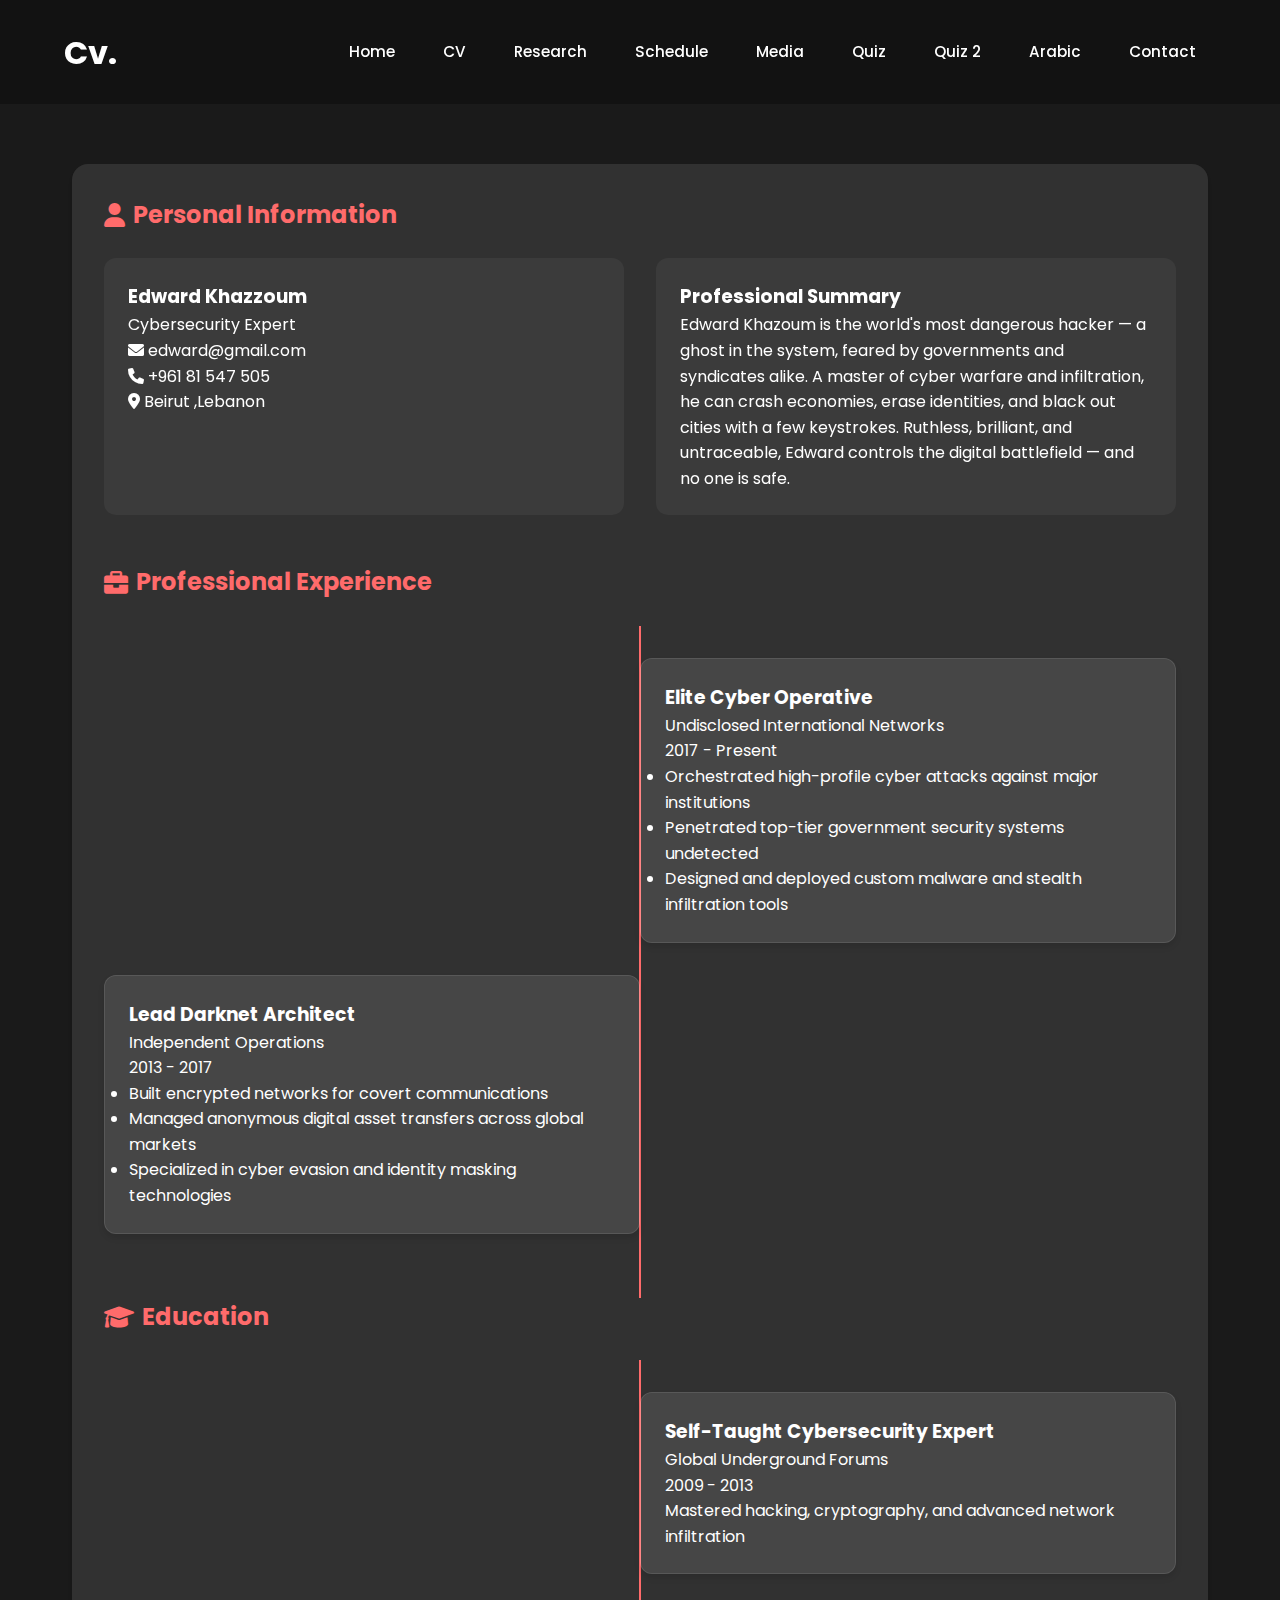
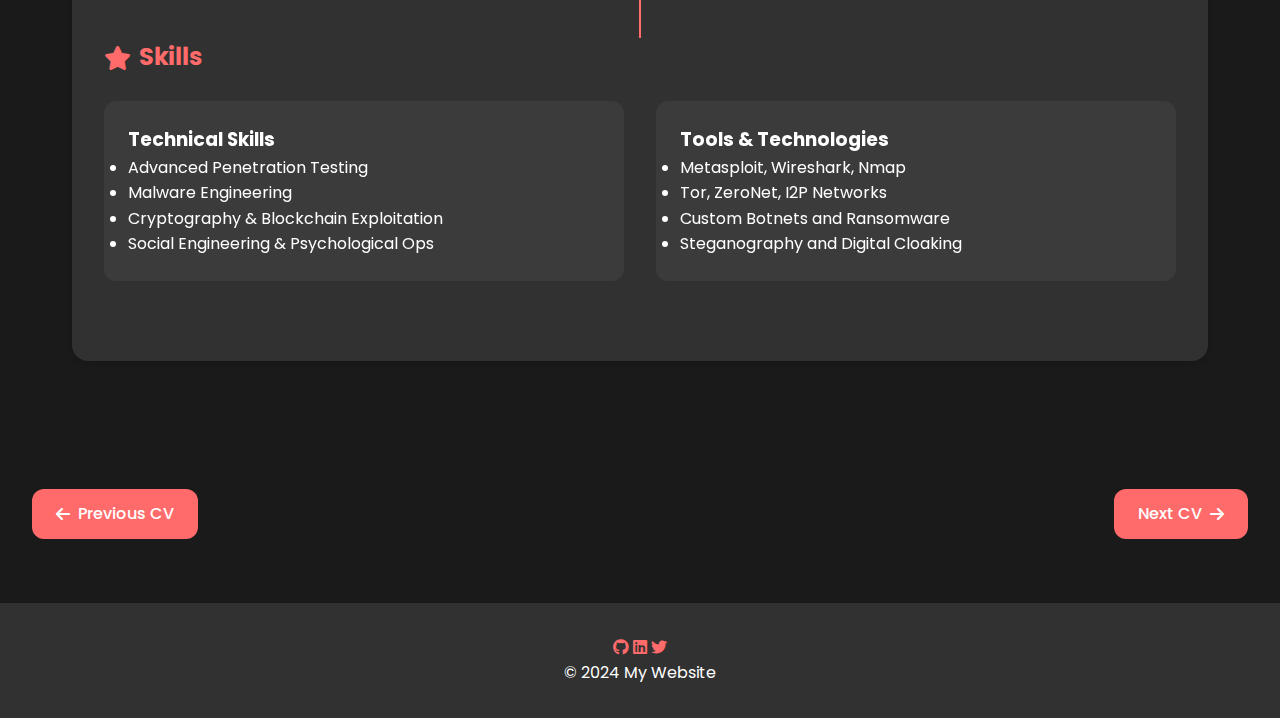
<file: cv-edward.html>
<!DOCTYPE html>
<html lang="en">
<head>
    <meta charset="UTF-8">
    <meta name="viewport" content="width=device-width, initial-scale=1.0">
    <meta name="description" content="Edward Khazzoum's professional CV">
    <meta name="theme-color" content="#2563eb">
    <title>Edward Khazzoum - CV</title>
    <link rel="stylesheet" href="css/styles.css">
    <link rel="preconnect" href="https://fonts.googleapis.com">
    <link rel="preconnect" href="https://fonts.gstatic.com" crossorigin>
    <link href="https://fonts.googleapis.com/css2?family=Poppins:wght@400;500;600;700&display=swap" rel="stylesheet">
    <link rel="stylesheet" href="https://cdnjs.cloudflare.com/ajax/libs/font-awesome/6.0.0/css/all.min.css">
</head>
<body>
    <div class="layout">
        <header>
            <div class="logo">
                <a href="cv-edward.html">Cv.</a>
            </div>
            <button class="mobile-menu-toggle" id="mobileMenuToggle" aria-label="Toggle menu">
                <i class="fas fa-bars"></i>
            </button>
            <nav>
                <ul>
                    <li><a href="index.html">Home</a></li>
                    <li class="cv-switcher">
                        <a href="cv-anthony.html">CV</a>
                        <div class="cv-dropdown">
                            <a href="cv-anthony.html">
                                <span class="name">Anthony Abdo</span>
                                <span class="role">Web Developer</span>
                            </a>
                            <a href="cv-joseph.html">
                                <span class="name">Joseph Azzi</span>
                                <span class="role">Private Security Contractor</span>
                            </a>
                            <a href="cv-edward.html">
                                <span class="name">Edward Khazzoum</span>
                                <span class="role">Cybersecurity Expert</span>
                            </a>
                        </div>
                    </li>
                    <li><a href="research.html">Research</a></li>
                    <li class="schedule-switcher">
                        <a href="schedule-anthony.html">Schedule</a>
                        <div class="schedule-dropdown">
                            <a href="schedule-anthony.html">
                                <span class="name">Anthony's Schedule</span>
                                <span class="role">Computer Science</span>
                            </a>
                            <a href="schedule-joseph.html">
                                <span class="name">Joseph's Schedule</span>
                                <span class="role">Security Operations</span>
                            </a>
                            <a href="schedule-edward.html">
                                <span class="name">Edward's Schedule</span>
                                <span class="role">Software Engineering</span>
                            </a>
                        </div>
                    </li>
                    <li><a href="media.html">Media</a></li>
                    <li><a href="quiz.html">Quiz</a></li>
                    <li><a href="quiz2.html">Quiz 2</a></li>
                    <li><a href="arabic.html">Arabic</a></li>
                    <li><a href="contact.html">Contact</a></li>
                </ul>
            </nav>
        </header>

        <main class="main-content">
            <section class="cv-container">
                <div class="personal-info">
                    <h2><i class="fas fa-user"></i> Personal Information</h2>
                    <div class="info-grid">
                        <div class="info-item">
                            <h3>Edward Khazzoum</h3>
                            <p>Cybersecurity Expert</p>
                            <p><i class="fas fa-envelope"></i> edward@gmail.com</p>
                            <p><i class="fas fa-phone"></i> +961 81 547 505</p>
                            <p><i class="fas fa-location-dot"></i> Beirut ,Lebanon</p>
                        </div>
                        <div class="info-item">
                            <h3>Professional Summary</h3>
                            <p>Edward Khazoum is the world's most dangerous hacker — a ghost in the system, feared by governments and syndicates alike. A master of cyber warfare and infiltration, he can crash economies, erase identities, and black out cities with a few keystrokes. Ruthless, brilliant, and untraceable, Edward controls the digital battlefield — and no one is safe.
                            </p>
                        </div>
                    </div>
                </div>

                <div class="experience">
                    <h2><i class="fas fa-briefcase"></i> Professional Experience</h2>
                    <div class="timeline">
                        <div class="timeline-item">
                            <h3>Elite Cyber Operative</h3>
                            <p class="company">Undisclosed International Networks</p>
                            <p class="date">2017 - Present</p>
                            <ul>
                                <li>Orchestrated high-profile cyber attacks against major institutions</li>
                                <li>Penetrated top-tier government security systems undetected</li>
                                <li>Designed and deployed custom malware and stealth infiltration tools</li>
                            </ul>
                        </div>
                        <div class="timeline-item">
                            <h3>Lead Darknet Architect</h3>
                            <p class="company">Independent Operations</p>
                            <p class="date">2013 - 2017</p>
                            <ul>
                                <li>Built encrypted networks for covert communications</li>
                                <li>Managed anonymous digital asset transfers across global markets</li>
                                <li>Specialized in cyber evasion and identity masking technologies</li>
                            </ul>
                        </div>
                    </div>
                </div>
                
                <div class="education">
                    <h2><i class="fas fa-graduation-cap"></i> Education</h2>
                    <div class="timeline">
                        <div class="timeline-item">
                            <h3>Self-Taught Cybersecurity Expert</h3>
                            <p class="school">Global Underground Forums</p>
                            <p class="date">2009 - 2013</p>
                            <p>Mastered hacking, cryptography, and advanced network infiltration</p>
                        </div>
                    </div>
                </div>
                
                <div class="skills">
                    <h2><i class="fas fa-star"></i> Skills</h2>
                    <div class="skills-grid">
                        <div class="skill-category">
                            <h3>Technical Skills</h3>
                            <ul>
                                <li>Advanced Penetration Testing</li>
                                <li>Malware Engineering</li>
                                <li>Cryptography & Blockchain Exploitation</li>
                                <li>Social Engineering & Psychological Ops</li>
                            </ul>
                        </div>
                        <div class="skill-category">
                            <h3>Tools & Technologies</h3>
                            <ul>
                                <li>Metasploit, Wireshark, Nmap</li>
                                <li>Tor, ZeroNet, I2P Networks</li>
                                <li>Custom Botnets and Ransomware</li>
                                <li>Steganography and Digital Cloaking</li>
                            </ul>
                        </div>
                    </div>
                </div>
            </section>
        </main>

        <div class="cv-navigation">
            <a href="cv-joseph.html" class="prev-cv">
                <i class="fas fa-arrow-left"></i> Previous CV
            </a>
            <a href="cv-anthony.html" class="next-cv">
                Next CV <i class="fas fa-arrow-right"></i>
            </a>
        </div>

        <footer>
            <div class="footer-content">
                <div class="social-links">
                    <a href="#"><i class="fab fa-github"></i></a>
                    <a href="#"><i class="fab fa-linkedin"></i></a>
                    <a href="#"><i class="fab fa-twitter"></i></a>
                </div>
            </div>
            <p class="footer-tech">© 2024 My Website</p>
        </footer>
    </div>

    <script src="js/main.js"></script>
</body>
</html>
</file>
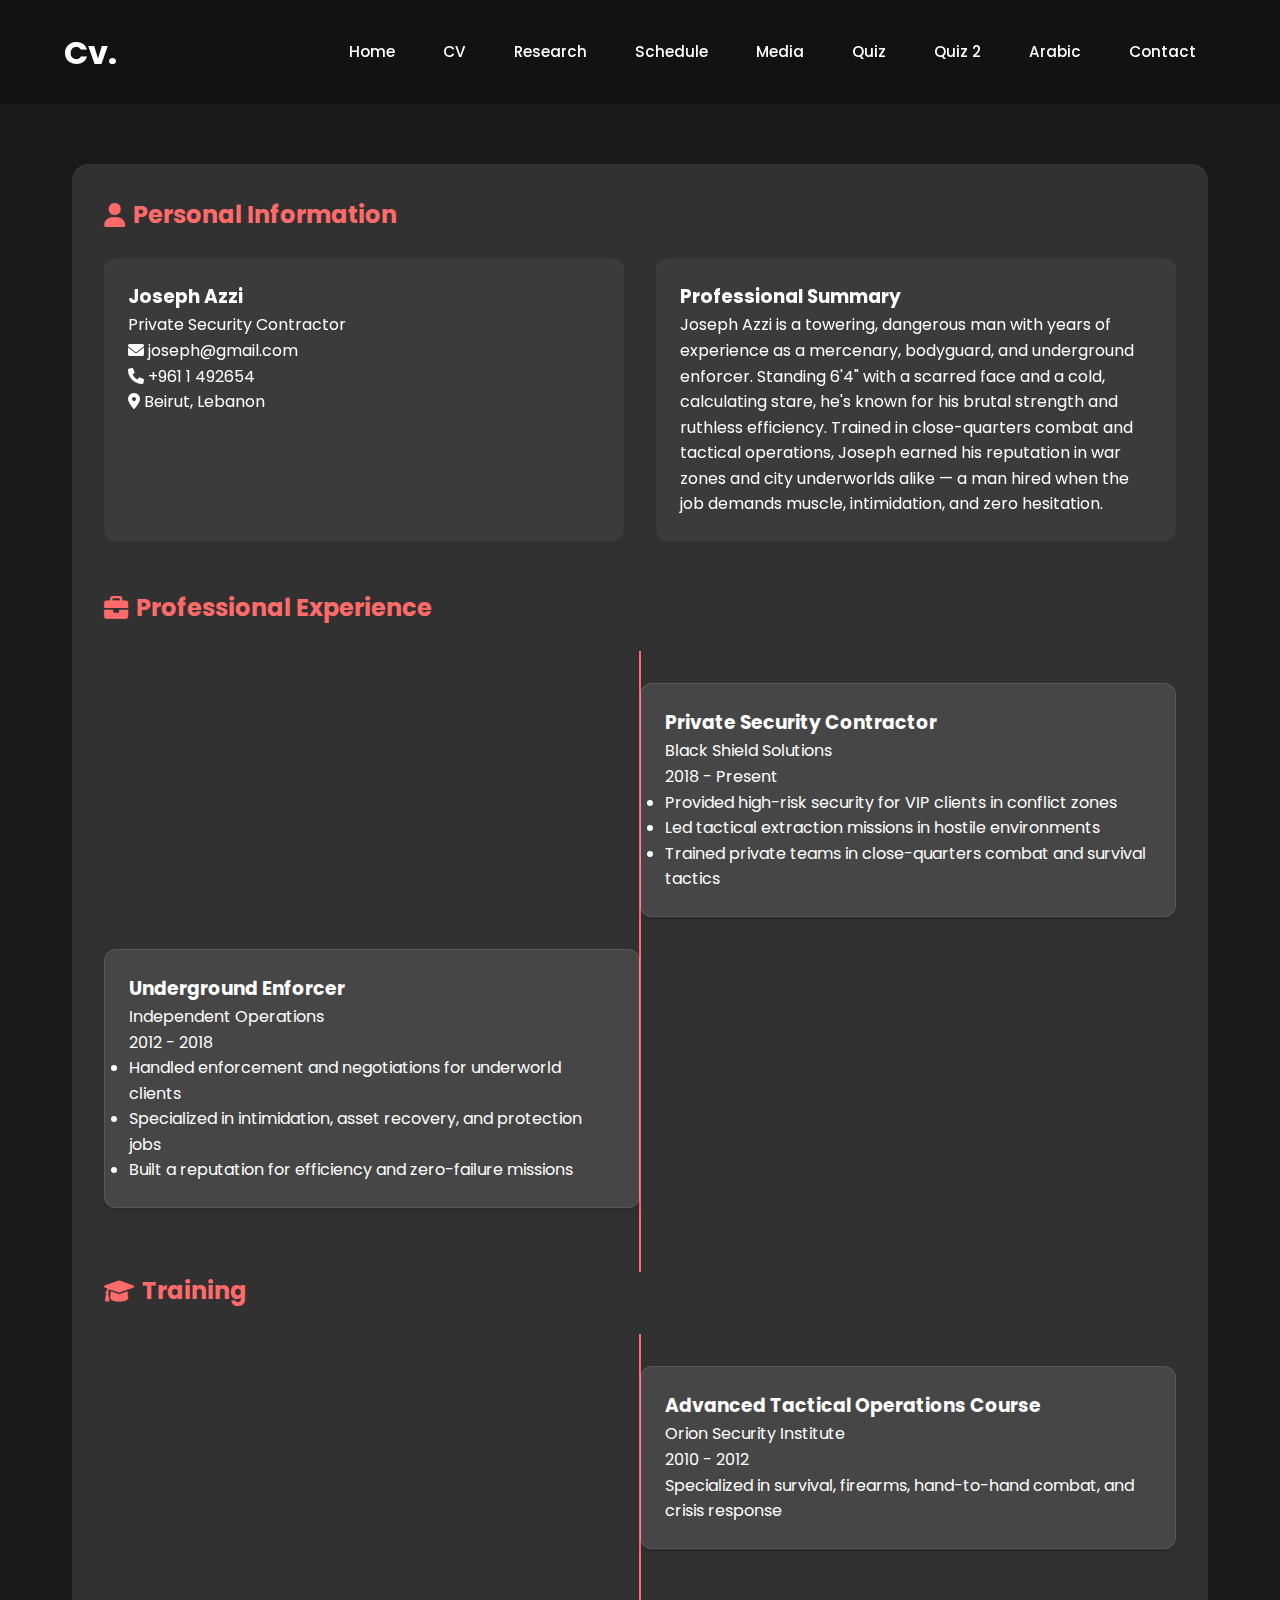
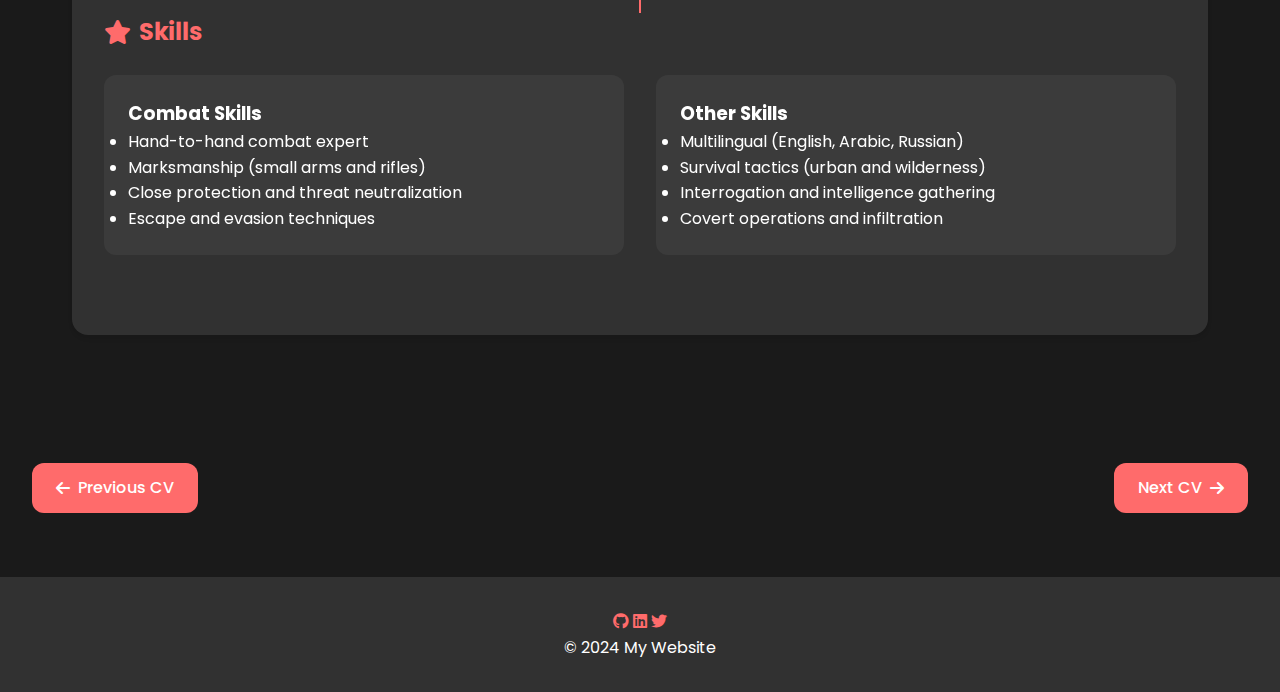
<file: cv-joseph.html>
<!DOCTYPE html>
<html lang="en">
<head>
    <meta charset="UTF-8">
    <meta name="viewport" content="width=device-width, initial-scale=1.0">
    <meta name="description" content="Joseph Azzi's professional CV">
    <meta name="theme-color" content="#2563eb">
    <title>Joseph Azzi - CV</title>
    <link rel="stylesheet" href="css/styles.css">
    <link rel="preconnect" href="https://fonts.googleapis.com">
    <link rel="preconnect" href="https://fonts.gstatic.com" crossorigin>
    <link href="https://fonts.googleapis.com/css2?family=Poppins:wght@400;500;600;700&display=swap" rel="stylesheet">
    <link rel="stylesheet" href="https://cdnjs.cloudflare.com/ajax/libs/font-awesome/6.0.0/css/all.min.css">
</head>
<body>
    <div class="layout">
        <header>
            <div class="logo">
                <a href="cv-joseph.html">Cv.</a>
            </div>
            <button class="mobile-menu-toggle" id="mobileMenuToggle" aria-label="Toggle menu">
                <i class="fas fa-bars"></i>
            </button>
            <nav>
                <ul>
                    <li><a href="index.html">Home</a></li>
                    <li class="cv-switcher">
                        <a href="cv-anthony.html">CV</a>
                        <div class="cv-dropdown">
                            <a href="cv-anthony.html">
                                <span class="name">Anthony Abdo</span>
                                <span class="role">Web Developer</span>
                            </a>
                            <a href="cv-joseph.html">
                                <span class="name">Joseph Azzi</span>
                                <span class="role">Private Security Contractor</span>
                            </a>
                            <a href="cv-edward.html">
                                <span class="name">Edward Khazzoum</span>
                                <span class="role">Cybersecurity Expert</span>
                            </a>
                        </div>
                    </li>
                    <li><a href="research.html">Research</a></li>
                    <li class="schedule-switcher">
                        <a href="schedule-anthony.html">Schedule</a>
                        <div class="schedule-dropdown">
                            <a href="schedule-anthony.html">
                                <span class="name">Anthony's Schedule</span>
                                <span class="role">Computer Science</span>
                            </a>
                            <a href="schedule-joseph.html">
                                <span class="name">Joseph's Schedule</span>
                                <span class="role">Security Operations</span>
                            </a>
                            <a href="schedule-edward.html">
                                <span class="name">Edward's Schedule</span>
                                <span class="role">Software Engineering</span>
                            </a>
                        </div>
                    </li>
                    <li><a href="media.html">Media</a></li>
                    <li><a href="quiz.html">Quiz</a></li>
                    <li><a href="quiz2.html">Quiz 2</a></li>
                    <li><a href="arabic.html">Arabic</a></li>
                    <li><a href="contact.html">Contact</a></li>
                </ul>
            </nav>
        </header>

        <main class="main-content">
            <section class="cv-container">
                <div class="personal-info">
                    <h2><i class="fas fa-user"></i> Personal Information</h2>
                    <div class="info-grid">
                        <div class="info-item">
                            <h3>Joseph Azzi</h3>
                            <p>Private Security Contractor</p>
                            <p><i class="fas fa-envelope"></i> joseph@gmail.com</p>
                            <p><i class="fas fa-phone"></i> +961 1 492654</p>
                            <p><i class="fas fa-location-dot"></i> Beirut, Lebanon</p>
                        </div>
                        <div class="info-item">
                            <h3>Professional Summary</h3>
                            <p>Joseph Azzi is a towering, dangerous man with years of experience as a mercenary, bodyguard, and underground enforcer. Standing 6'4" with a scarred face and a cold, calculating stare, he's known for his brutal strength and ruthless efficiency. Trained in close-quarters combat and tactical operations, Joseph earned his reputation in war zones and city underworlds alike — a man hired when the job demands muscle, intimidation, and zero hesitation.</p>
                        </div>
                    </div>
                </div>

                <div class="experience">
                    <h2><i class="fas fa-briefcase"></i> Professional Experience</h2>
                    <div class="timeline">
                        <div class="timeline-item">
                            <h3>Private Security Contractor</h3>
            <p class="company">Black Shield Solutions</p>
            <p class="date">2018 - Present</p>
            <ul>
                <li>Provided high-risk security for VIP clients in conflict zones</li>
                <li>Led tactical extraction missions in hostile environments</li>
                <li>Trained private teams in close-quarters combat and survival tactics</li>
            </ul>
        </div>
        <div class="timeline-item">
            <h3>Underground Enforcer</h3>
            <p class="company">Independent Operations</p>
            <p class="date">2012 - 2018</p>
            <ul>
                <li>Handled enforcement and negotiations for underworld clients</li>
                <li>Specialized in intimidation, asset recovery, and protection jobs</li>
                <li>Built a reputation for efficiency and zero-failure missions</li>
            </ul>
        </div>
    </div>
</div>

<div class="education">
    <h2><i class="fas fa-graduation-cap"></i> Training</h2>
    <div class="timeline">
        <div class="timeline-item">
            <h3>Advanced Tactical Operations Course</h3>
            <p class="school">Orion Security Institute</p>
            <p class="date">2010 - 2012</p>
            <p>Specialized in survival, firearms, hand-to-hand combat, and crisis response</p>
        </div>
    </div>
</div>

<div class="skills">
    <h2><i class="fas fa-star"></i> Skills</h2>
    <div class="skills-grid">
        <div class="skill-category">
            <h3>Combat Skills</h3>
            <ul>
                <li>Hand-to-hand combat expert</li>
                <li>Marksmanship (small arms and rifles)</li>
                <li>Close protection and threat neutralization</li>
                <li>Escape and evasion techniques</li>
            </ul>
        </div>
        <div class="skill-category">
            <h3>Other Skills</h3>
            <ul>
                <li>Multilingual (English, Arabic, Russian)</li>
                <li>Survival tactics (urban and wilderness)</li>
                <li>Interrogation and intelligence gathering</li>
                <li>Covert operations and infiltration</li>
            </ul>
        </div>
    </div>
</div>
            </section>
        </main>

        <div class="cv-navigation">
            <a href="cv-anthony.html" class="prev-cv">
                <i class="fas fa-arrow-left"></i> Previous CV
            </a>
            <a href="cv-edward.html" class="next-cv">
                Next CV <i class="fas fa-arrow-right"></i>
            </a>
        </div>

        <footer>
            <div class="footer-content">
                <div class="social-links">
                    <a href="#"><i class="fab fa-github"></i></a>
                    <a href="#"><i class="fab fa-linkedin"></i></a>
                    <a href="#"><i class="fab fa-twitter"></i></a>
                </div>
            </div>
            <p class="footer-tech">© 2024 My Website</p>
        </footer>
    </div>

    <script src="js/main.js"></script>
</body>
</html>
</file>
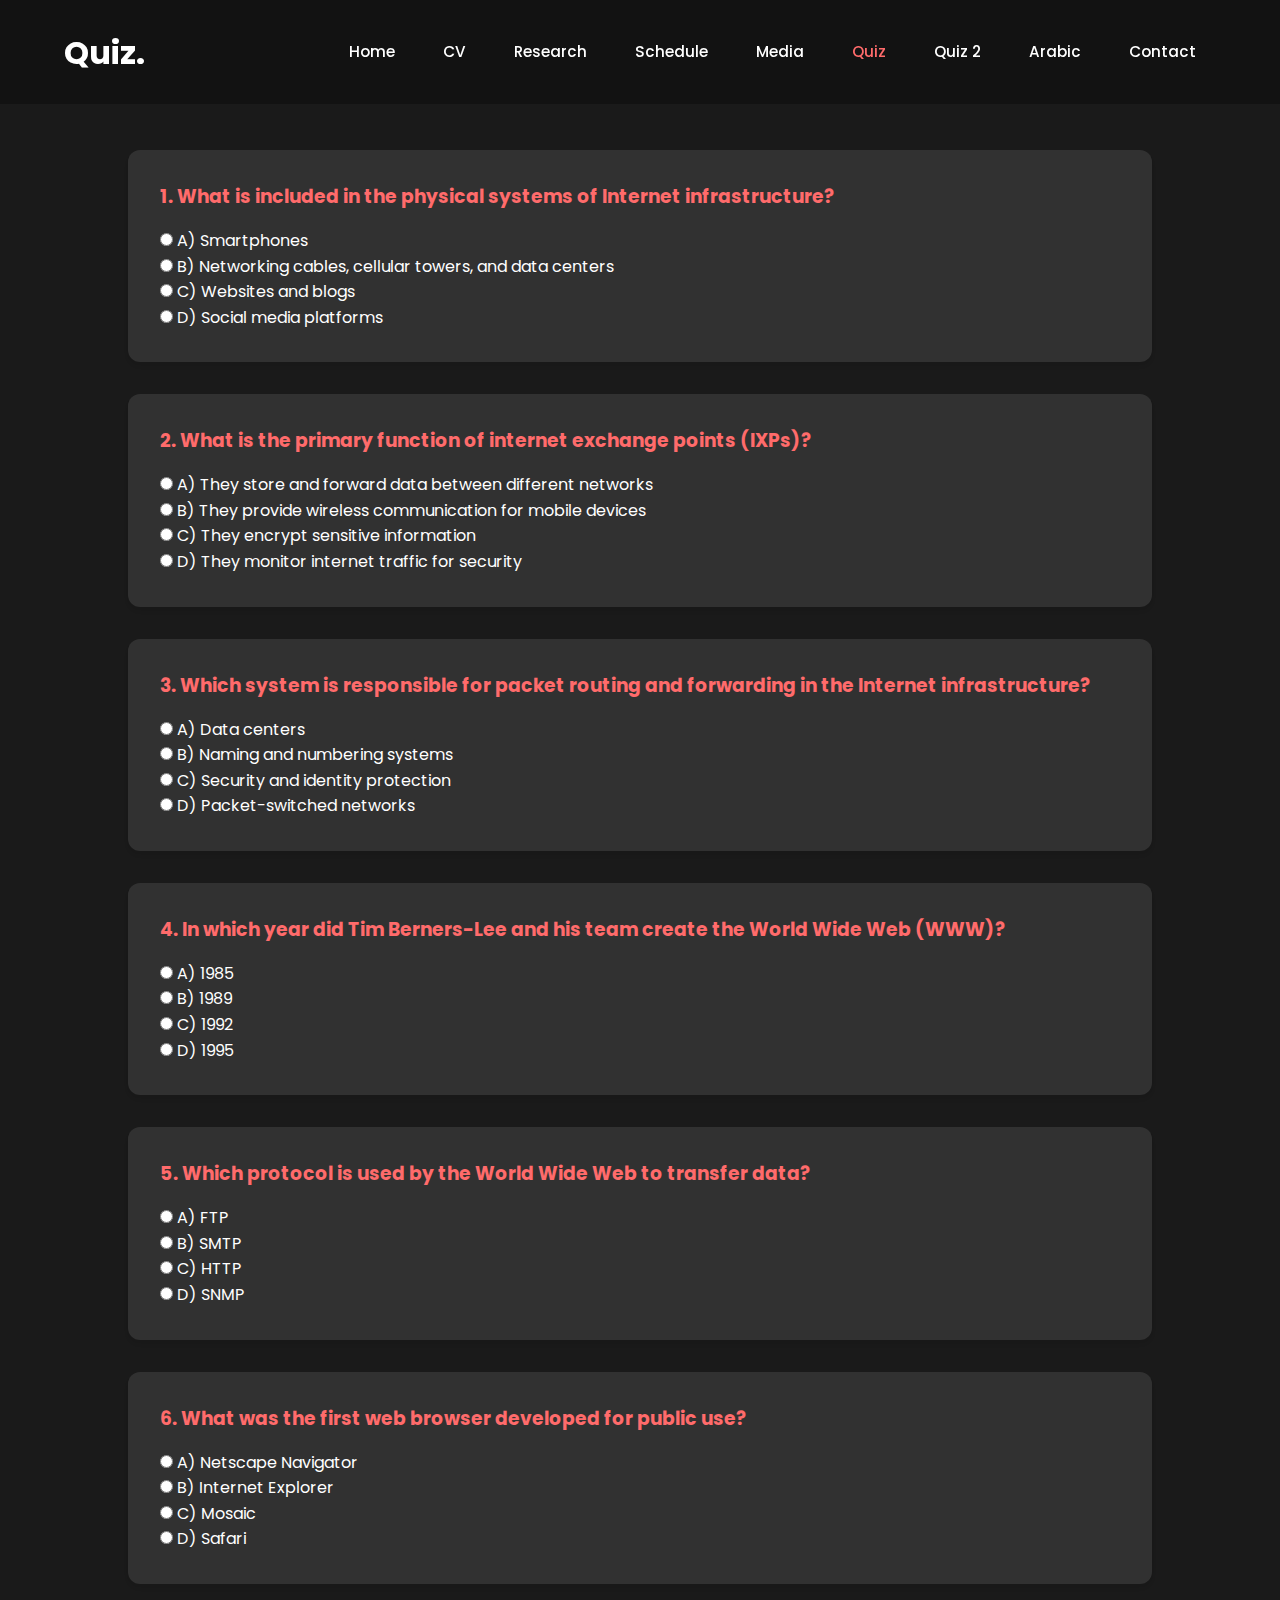
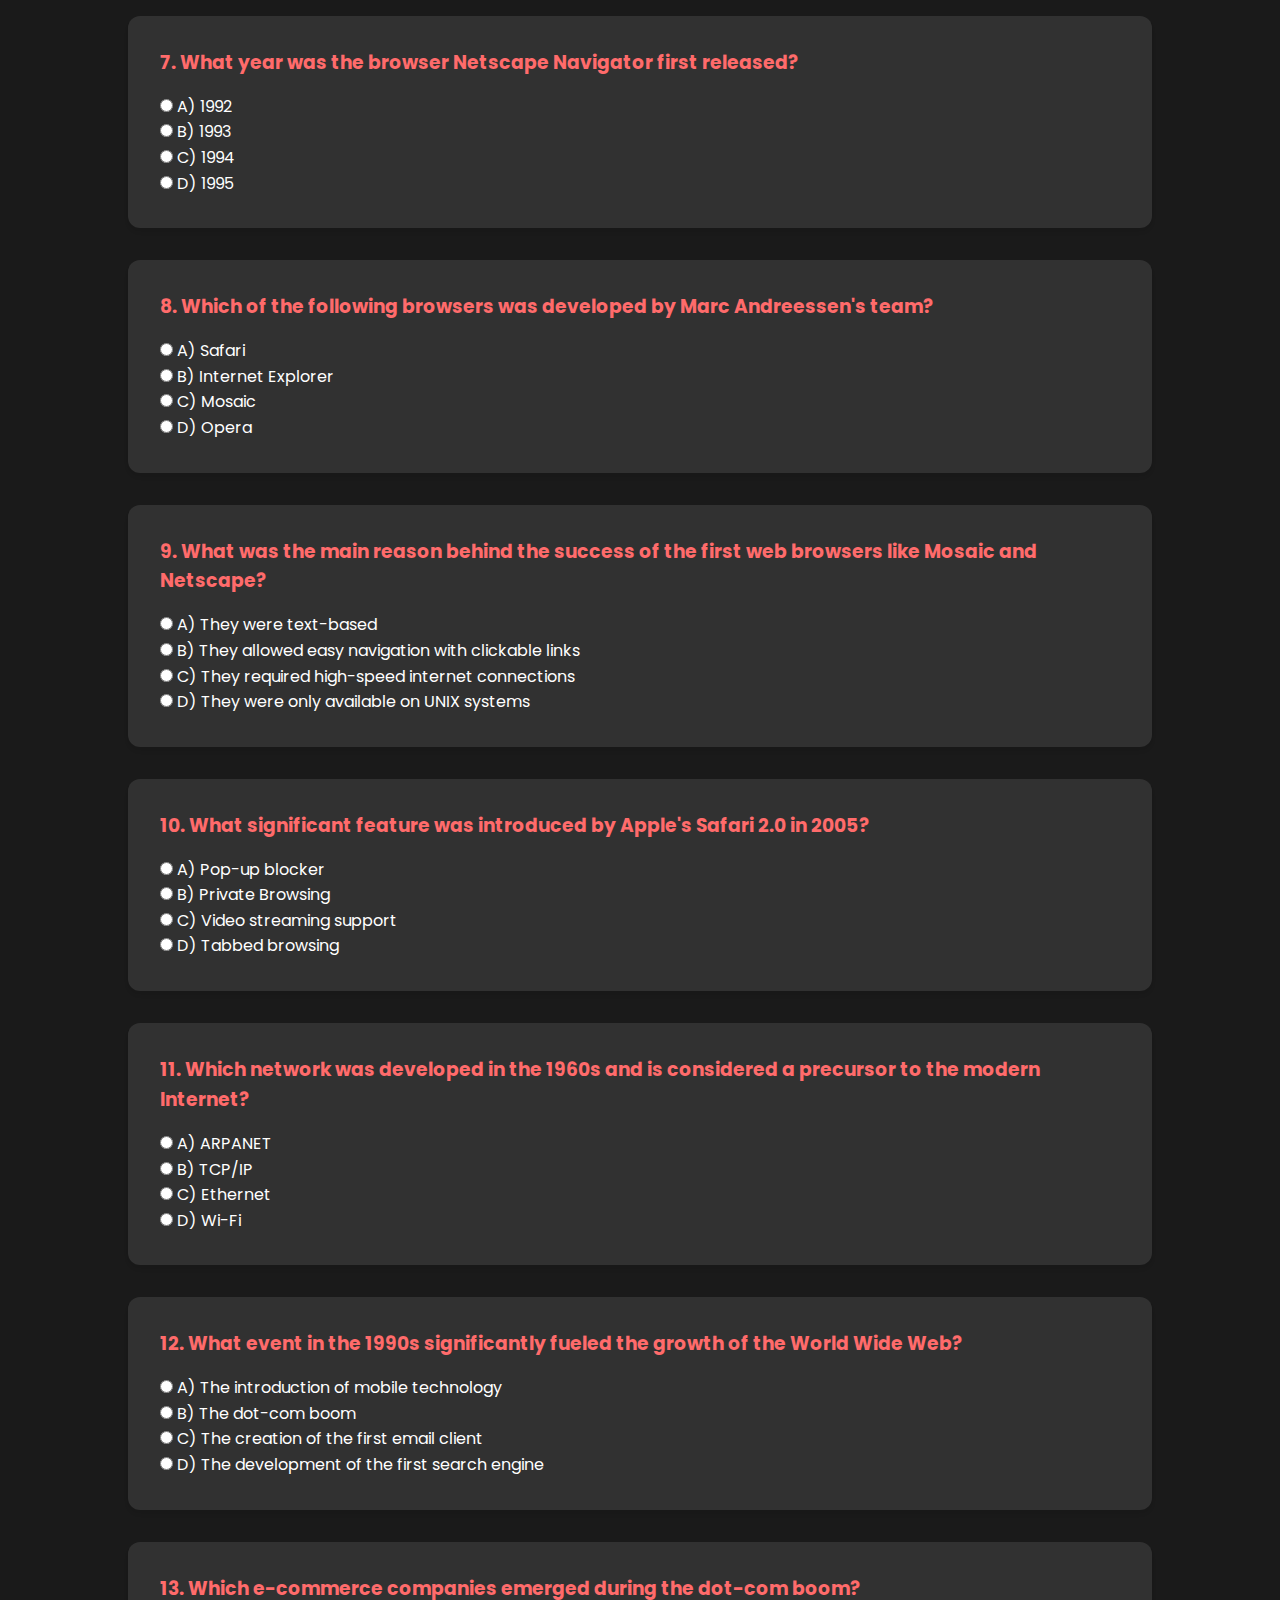
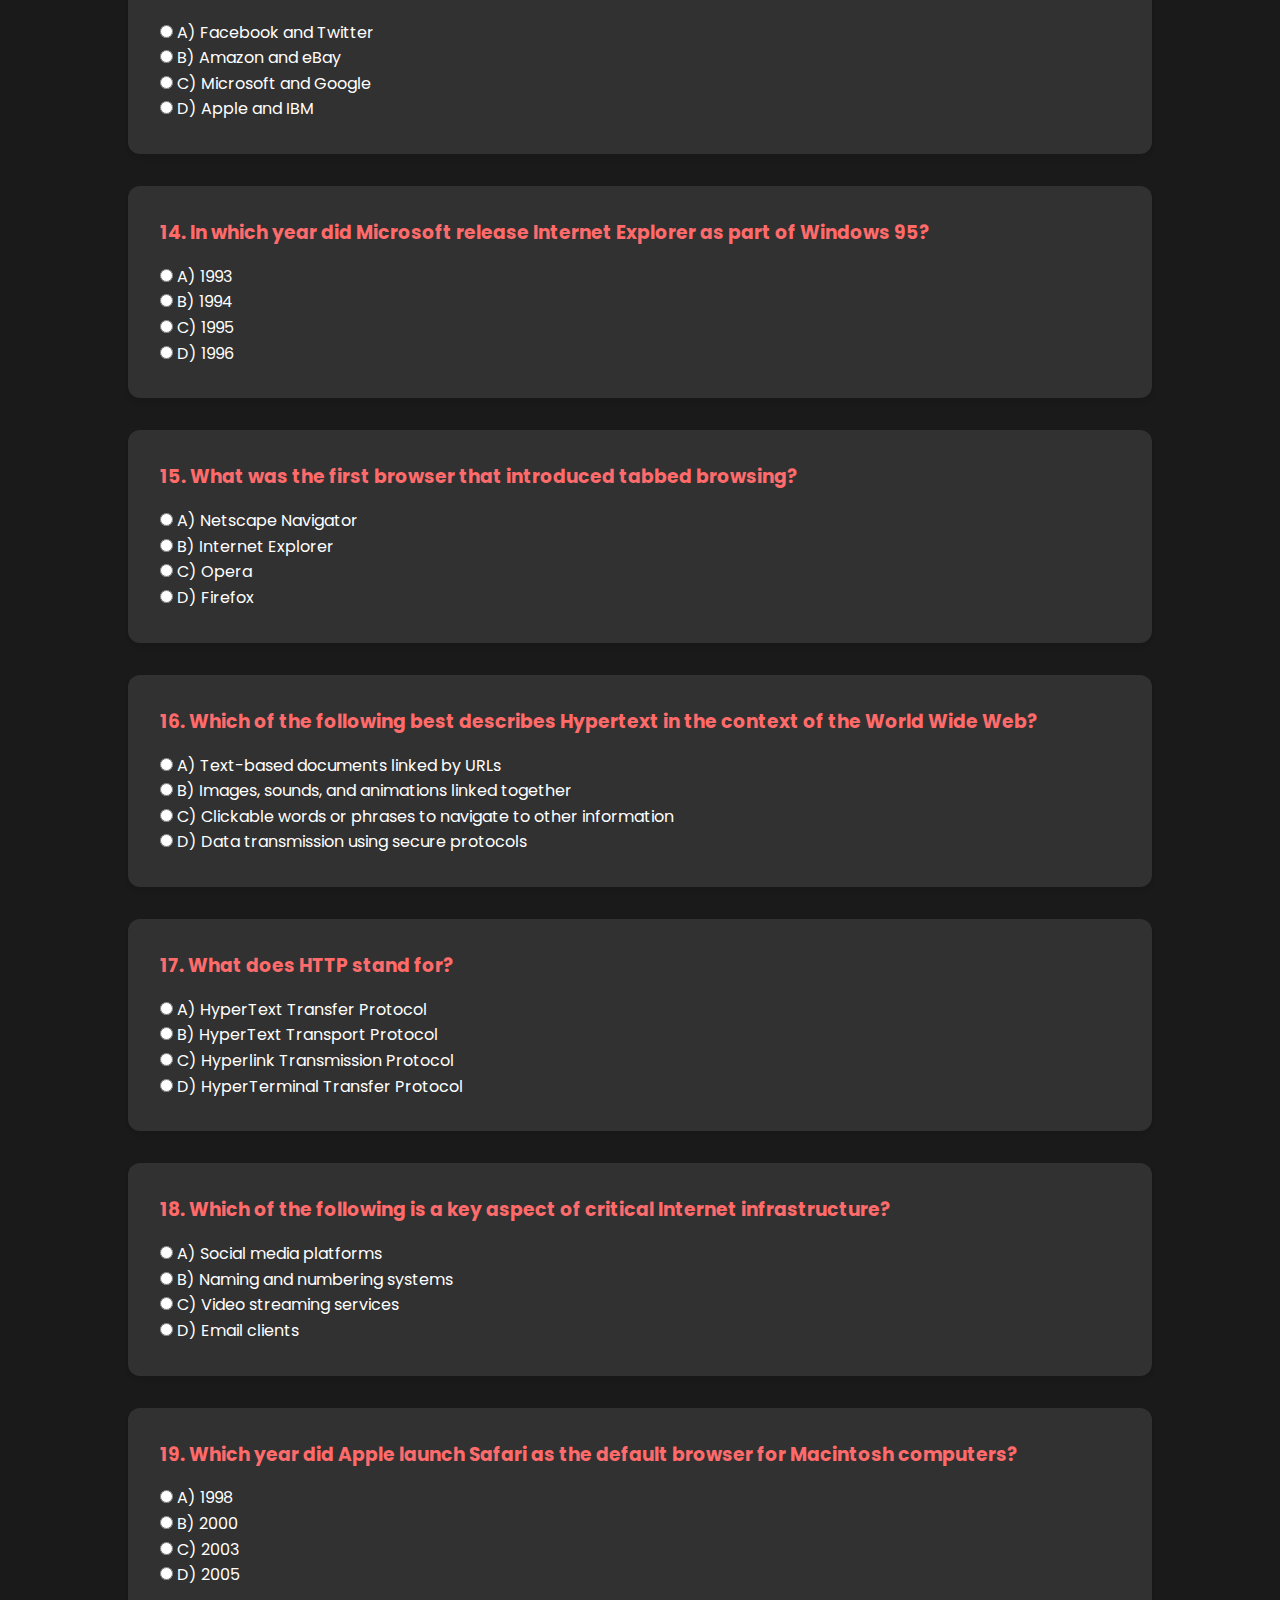
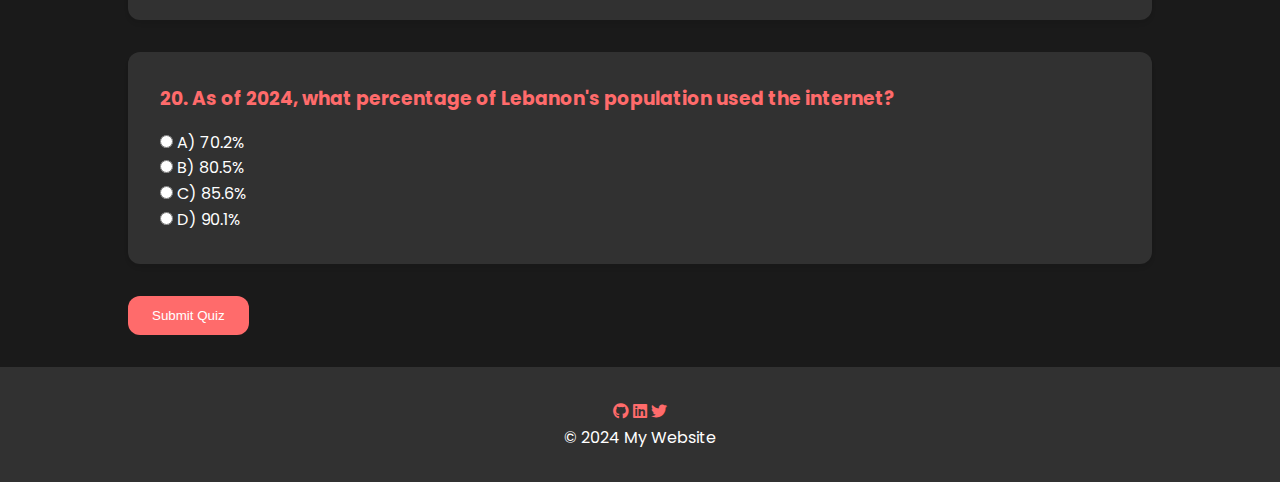
<file: quiz.html>
<!DOCTYPE html>
<html lang="en">
<head>
    <meta charset="UTF-8" />
    <meta name="viewport" content="width=device-width, initial-scale=1.0" />
    <link rel="preconnect" href="https://fonts.googleapis.com">
    <link rel="preconnect" href="https://fonts.gstatic.com" crossorigin>
    <link href="https://fonts.googleapis.com/css2?family=Poppins:wght@400;500;600;700&display=swap" rel="stylesheet">
    <link rel="stylesheet" href="https://cdnjs.cloudflare.com/ajax/libs/font-awesome/6.0.0/css/all.min.css">
    <title>Quiz</title>
    <link rel="stylesheet" href="css/styles.css">
</head>
<body>
    <div class="layout">
    <header>
        <div class="logo">
            <a href="quiz.html">Quiz.</a>
        </div>
        <button class="mobile-menu-toggle" id="mobileMenuToggle" aria-label="Toggle menu">
            <i class="fas fa-bars"></i>
        </button>
        <nav>
            <ul>
                <li><a href="index.html">Home</a></li>
                <li class="cv-switcher">
                    <a href="cv-anthony.html">CV</a>
                    <div class="cv-dropdown">
                        <a href="cv-anthony.html">
                            <span class="name">Anthony Abdo</span>
                            <span class="role">Web Developer</span>
                        </a>
                        <a href="cv-joseph.html">
                            <span class="name">Joseph Azzi</span>
                            <span class="role">Private Security Contractor</span>
                        </a>
                        <a href="cv-edward.html">
                            <span class="name">Edward Khazzoum</span>
                            <span class="role">Cybersecurity Expert</span>
                        </a>
                    </div>
                </li>
                <li><a href="research.html">Research</a></li>
                <li class="schedule-switcher">
                    <a href="schedule-anthony.html">Schedule</a>
                    <div class="schedule-dropdown">
                        <a href="schedule-anthony.html">
                            <span class="name">Anthony's Schedule</span>
                            <span class="role">Computer Science</span>
                        </a>
                        <a href="schedule-joseph.html">
                            <span class="name">Joseph's Schedule</span>
                            <span class="role">Security Operations</span>
                        </a>
                        <a href="schedule-edward.html">
                            <span class="name">Edward's Schedule</span>
                            <span class="role">Software Engineering</span>
                        </a>
                    </div>
                </li>
                <li><a href="media.html">Media</a></li>
                <li><a href="quiz.html" class="active">Quiz</a></li>
                <li><a href="quiz2.html">Quiz 2</a></li>
                <li><a href="arabic.html">Arabic</a></li>
                <li><a href="contact.html">Contact</a></li>
            </ul>
        </nav>
    </header>
    <div id="wrapper" class="quiz">
    <form>
    <div id="result"><div>Your Score is : <span id="resultvalue"></span>/20</div>
        <div><input type="button" value="Retake Quiz" id="retake1-btn"></div>    
    </div>
    <div class="question" id="question1">
        <h3>1. What is included in the physical systems of Internet infrastructure?
        </h3>
            <input type="radio" id="qu1An1" name="qu1" value="1">
            <label for="qu1An1">A&#41; Smartphones</label><br>
            <input type="radio" id="qu1An2" name="qu1" value="2">
            <label for="qu1An2">B&#41; Networking cables, cellular towers, and data centers</label><br>
            <input type="radio" id="qu1An3" name="qu1" value="3">
            <label for="qu1An3">C&#41; Websites and blogs</label><br>
            <input type="radio" id="qu1An4" name="qu1" value="4">
            <label for="qu1An4">D&#41; Social media platforms</label><br>
    </div>
    <div class="question" id="question2">
        <h3>2. What is the primary function of internet exchange points (IXPs)?</h3>
            <input type="radio" id="qu2An1" name="qu2" value="1">
            <label for="qu2An1">A&#41; They store and forward data between different networks</label><br>
            <input type="radio" id="qu2An2" name="qu2" value="2">
            <label for="qu2An2">B&#41; They provide wireless communication for mobile devices</label><br>
            <input type="radio" id="qu2An3" name="qu2" value="3">
            <label for="qu2An3">C&#41; They encrypt sensitive information</label><br>
            <input type="radio" id="qu2An4" name="qu2" value="4">
            <label for="qu2An4">D&#41; They monitor internet traffic for security</label><br>
    </div>
    <div class="question" id="question3">
        <h3>3. Which system is responsible for packet routing and forwarding in the Internet infrastructure?</h3>
            <input type="radio" id="qu3An1" name="qu3" value="1">
            <label for="qu3An1">A&#41; Data centers</label><br>
            <input type="radio" id="qu3An2" name="qu3" value="2">
            <label for="qu3An2">B&#41; Naming and numbering systems</label><br>
            <input type="radio" id="qu3An3" name="qu3" value="3">
            <label for="qu3An3">C&#41; Security and identity protection</label><br>
            <input type="radio" id="qu3An4" name="qu3" value="4">
            <label for="qu3An4">D&#41; Packet-switched networks</label><br>
    </div>
    <div class="question" id="question4">
        <h3>4. In which year did Tim Berners-Lee and his team create the World Wide Web (WWW)?</h3>
            <input type="radio" id="qu4An1" name="qu4" value="1">
            <label for="qu4An1">A&#41; 1985</label><br>
            <input type="radio" id="qu4An2" name="qu4" value="2">
            <label for="qu4An2">B&#41; 1989</label><br>
            <input type="radio" id="qu4An3" name="qu4" value="3">
            <label for="qu4An3">C&#41; 1992</label><br>
            <input type="radio" id="qu4An4" name="qu4" value="4">
            <label for="qu4An4">D&#41; 1995</label><br>
    </div>
    <div class="question" id="question5">
        <h3>5. Which protocol is used by the World Wide Web to transfer data?</h3>
            <input type="radio" id="qu5An1" name="qu5" value="1">
            <label for="qu5An1">A&#41; FTP</label><br>
            <input type="radio" id="qu5An2" name="qu5" value="2">
            <label for="qu5An2">B&#41; SMTP</label><br>
            <input type="radio" id="qu5An3" name="qu5" value="3">
            <label for="qu5An3">C&#41; HTTP</label><br>
            <input type="radio" id="qu5An4" name="qu5" value="4">
            <label for="qu5An4">D&#41; SNMP</label><br>
    </div>
    <div class="question" id="question6">
        <h3>6. What was the first web browser developed for public use?</h3>
            <input type="radio" id="qu6An1" name="qu6" value="1">
            <label for="qu6An1">A&#41; Netscape Navigator</label><br>
            <input type="radio" id="qu6An2" name="qu6" value="2">
            <label for="qu6An2">B&#41; Internet Explorer</label><br>
            <input type="radio" id="qu6An3" name="qu6" value="3">
            <label for="qu6An3">C&#41; Mosaic</label><br>
            <input type="radio" id="qu6An4" name="qu6" value="4">
            <label for="qu6An4">D&#41; Safari</label><br>
    </div>
    <div class="question" id="question7">
        <h3>7. What year was the browser Netscape Navigator first released?</h3>
            <input type="radio" id="qu7An1" name="qu7" value="1">
            <label for="qu7An1">A&#41; 1992</label><br>
            <input type="radio" id="qu7An2" name="qu7" value="2">
            <label for="qu7An2">B&#41; 1993</label><br>
            <input type="radio" id="qu7An3" name="qu7" value="3">
            <label for="qu7An3">C&#41; 1994</label><br>
            <input type="radio" id="qu7An4" name="qu7" value="4">
            <label for="qu7An4">D&#41; 1995</label><br>
    </div>
    <div class="question" id="question8">
        <h3>8. Which of the following browsers was developed by Marc Andreessen's team?</h3>
            <input type="radio" id="qu8An1" name="qu8" value="1">
            <label for="qu8An1">A&#41; Safari</label><br>
            <input type="radio" id="qu8An2" name="qu8" value="2">
            <label for="qu8An2">B&#41; Internet Explorer</label><br>
            <input type="radio" id="qu8An3" name="qu8" value="3">
            <label for="qu8An3">C&#41; Mosaic</label><br>
            <input type="radio" id="qu8An4" name="qu8" value="4">
            <label for="qu8An4">D&#41; Opera</label><br>
    </div>
    <div class="question" id="question9">
        <h3>9. What was the main reason behind the success of the first web browsers like Mosaic and Netscape?</h3>
            <input type="radio" id="qu9An1" name="qu9" value="1">
            <label for="qu9An1">A&#41; They were text-based</label><br>
            <input type="radio" id="qu9An2" name="qu9" value="2">
            <label for="qu9An2">B&#41; They allowed easy navigation with clickable links</label><br>
            <input type="radio" id="qu9An3" name="qu9" value="3">
            <label for="qu9An3">C&#41; They required high-speed internet connections</label><br>
            <input type="radio" id="qu9An4" name="qu9" value="4">
            <label for="qu9An4">D&#41; They were only available on UNIX systems</label><br>
    </div>
    <div class="question" id="question10">
        <h3>10. What significant feature was introduced by Apple's Safari 2.0 in 2005?</h3>
            <input type="radio" id="qu10An1" name="qu10" value="1">
            <label for="qu10An1">A&#41; Pop-up blocker</label><br>
            <input type="radio" id="qu10An2" name="qu10" value="2">
            <label for="qu10An2">B&#41; Private Browsing</label><br>
            <input type="radio" id="qu10An3" name="qu10" value="3">
            <label for="qu10An3">C&#41; Video streaming support</label><br>
            <input type="radio" id="qu10An4" name="qu10" value="4">
            <label for="qu10An4">D&#41; Tabbed browsing</label><br>
    </div>
    <div class="question" id="question11">
        <h3>11. Which network was developed in the 1960s and is considered a precursor to the modern Internet?</h3>
            <input type="radio" id="qu11An1" name="qu11" value="1">
            <label for="qu11An1">A&#41; ARPANET</label><br>
            <input type="radio" id="qu11An2" name="qu11" value="2">
            <label for="qu11An2">B&#41; TCP/IP</label><br>
            <input type="radio" id="qu11An3" name="qu11" value="3">
            <label for="qu11An3">C&#41; Ethernet</label><br>
            <input type="radio" id="qu11An4" name="qu11" value="4">
            <label for="qu11An4">D&#41; Wi-Fi</label><br>
    </div>
    <div class="question" id="question12">
        <h3>12. What event in the 1990s significantly fueled the growth of the World Wide Web?</h3>
            <input type="radio" id="qu12An1" name="qu12" value="1">
            <label for="qu12An1">A&#41; The introduction of mobile technology</label><br>
            <input type="radio" id="qu12An2" name="qu12" value="2">
            <label for="qu12An2">B&#41; The dot-com boom</label><br>
            <input type="radio" id="qu12An3" name="qu12" value="3">
            <label for="qu12An3">C&#41; The creation of the first email client</label><br>
            <input type="radio" id="qu12An4" name="qu12" value="4">
            <label for="qu12An4">D&#41; The development of the first search engine</label><br>
    </div>
    <div class="question" id="question13">
        <h3>13. Which e-commerce companies emerged during the dot-com boom?</h3>
            <input type="radio" id="qu13An1" name="qu13" value="1">
            <label for="qu13An1">A&#41; Facebook and Twitter</label><br>
            <input type="radio" id="qu13An2" name="qu13" value="2">
            <label for="qu13An2">B&#41; Amazon and eBay</label><br>
            <input type="radio" id="qu13An3" name="qu13" value="3">
            <label for="qu13An3">C&#41; Microsoft and Google</label><br>
            <input type="radio" id="qu13An4" name="qu13" value="4">
            <label for="qu13An4">D&#41; Apple and IBM</label><br>
    </div>
    <div class="question" id="question14">
        <h3>14. In which year did Microsoft release Internet Explorer as part of Windows 95?</h3>
            <input type="radio" id="qu14An1" name="qu14" value="1">
            <label for="qu14An1">A&#41; 1993</label><br>
            <input type="radio" id="qu14An2" name="qu14" value="2">
            <label for="qu14An2">B&#41; 1994</label><br>
            <input type="radio" id="qu14An3" name="qu14" value="3">
            <label for="qu14An3">C&#41; 1995</label><br>
            <input type="radio" id="qu14An4" name="qu14" value="4">
            <label for="qu14An4">D&#41; 1996</label><br>
    </div>
    <div class="question" id="question15">
        <h3>15. What was the first browser that introduced tabbed browsing?</h3>
            <input type="radio" id="qu15An1" name="qu15" value="1">
            <label for="qu15An1">A&#41; Netscape Navigator</label><br>
            <input type="radio" id="qu15An2" name="qu15" value="2">
            <label for="qu15An2">B&#41; Internet Explorer</label><br>
            <input type="radio" id="qu15An3" name="qu15" value="3">
            <label for="qu15An3">C&#41; Opera</label><br>
            <input type="radio" id="qu15An4" name="qu15" value="4">
            <label for="qu15An4">D&#41; Firefox</label><br>
                    </div>
    <div class="question" id="question16">
        <h3>16. Which of the following best describes Hypertext in the context of the World Wide Web?</h3>
            <input type="radio" id="qu16An1" name="qu16" value="1">
            <label for="qu16An1">A&#41; Text-based documents linked by URLs</label><br>
            <input type="radio" id="qu16An2" name="qu16" value="2">
            <label for="qu16An2">B&#41; Images, sounds, and animations linked together</label><br>
            <input type="radio" id="qu16An3" name="qu16" value="3">
            <label for="qu16An3">C&#41; Clickable words or phrases to navigate to other information</label><br>
            <input type="radio" id="qu16An4" name="qu16" value="4">
            <label for="qu16An4">D&#41; Data transmission using secure protocols</label><br>
    </div>
    <div class="question" id="question17">
        <h3>17. What does HTTP stand for?</h3>
            <input type="radio" id="qu17An1" name="qu17" value="1">
            <label for="qu17An1">A&#41; HyperText Transfer Protocol</label><br>
            <input type="radio" id="qu17An2" name="qu17" value="2">
            <label for="qu17An2">B&#41; HyperText Transport Protocol</label><br>
            <input type="radio" id="qu17An3" name="qu17" value="3">
            <label for="qu17An3">C&#41; Hyperlink Transmission Protocol</label><br>
            <input type="radio" id="qu17An4" name="qu17" value="4">
            <label for="qu17An4">D&#41; HyperTerminal Transfer Protocol</label><br>
    </div>
    <div class="question" id="question18">
        <h3>18. Which of the following is a key aspect of critical Internet infrastructure?</h3>
            <input type="radio" id="qu18An1" name="qu18" value="1">
            <label for="qu18An1">A&#41; Social media platforms</label><br>
            <input type="radio" id="qu18An2" name="qu18" value="2">
            <label for="qu18An2">B&#41; Naming and numbering systems</label><br>
            <input type="radio" id="qu18An3" name="qu18" value="3">
            <label for="qu18An3">C&#41; Video streaming services</label><br>
            <input type="radio" id="qu18An4" name="qu18" value="4">
            <label for="qu18An4">D&#41; Email clients</label><br>
    </div>
    <div class="question" id="question19">
        <h3>19. Which year did Apple launch Safari as the default browser for Macintosh computers?</h3>
            <input type="radio" id="qu19An1" name="qu19" value="1">
            <label for="qu19An1">A&#41; 1998</label><br>
            <input type="radio" id="qu19An2" name="qu19" value="2">
            <label for="qu19An2">B&#41; 2000</label><br>
            <input type="radio" id="qu19An3" name="qu19" value="3">
            <label for="qu19An3">C&#41; 2003</label><br>
            <input type="radio" id="qu19An4" name="qu19">
            <label for="qu19An4">D&#41; 2005</label><br>
    </div>
    <div class="question" id="question20">
        <h3>20. As of 2024, what percentage of Lebanon's population used the internet?</h3>
            <input type="radio" id="qu20An1" name="qu20" value="1">
            <label for="qu20An1">A&#41; 70.2%</label><br>
            <input type="radio" id="qu20An2" name="qu20" value="2">
            <label for="qu20An2">B&#41; 80.5%</label><br>
            <input type="radio" id="qu20An3" name="qu20" value="3">
            <label for="qu20An3">C&#41; 85.6%</label><br>
            <input type="radio" id="qu20An4" name="qu20" value="4">
            <label for="qu20An4">D&#41; 90.1%</label><br>
    </div>
    <div id="submit">
        <input type="button" value="Submit Quiz" id="submit1-btn">
    </div>
    </form>
    </div>
    <footer>
        <div class="footer-content">
            <div class="social-links">
                <a href="#"><i class="fab fa-github"></i></a>
                <a href="#"><i class="fab fa-linkedin"></i></a>
                <a href="#"><i class="fab fa-twitter"></i></a>
            </div>
        </div>
        <p class="footer-tech">© 2024 My Website</p>
    </footer>
    </div>
    <script src="js/main.js"></script>
</body>
    
</html>
</file>
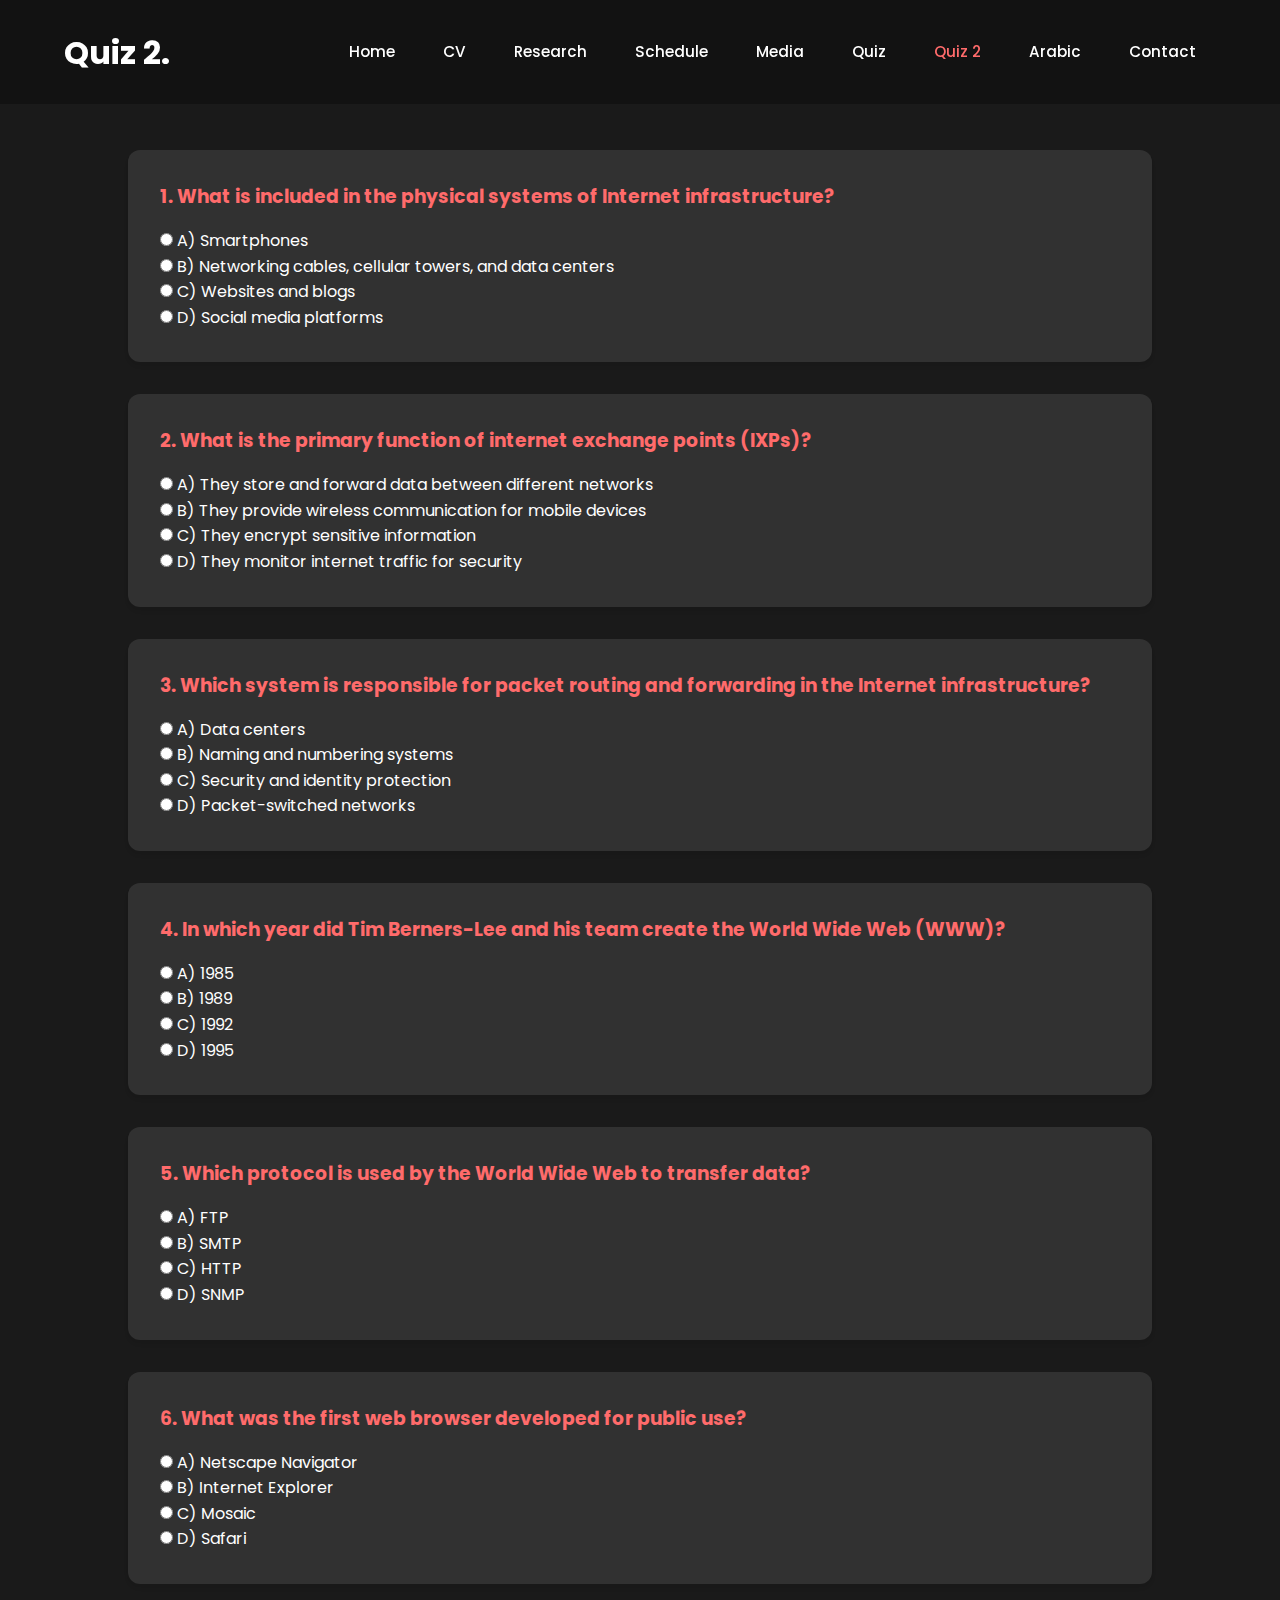
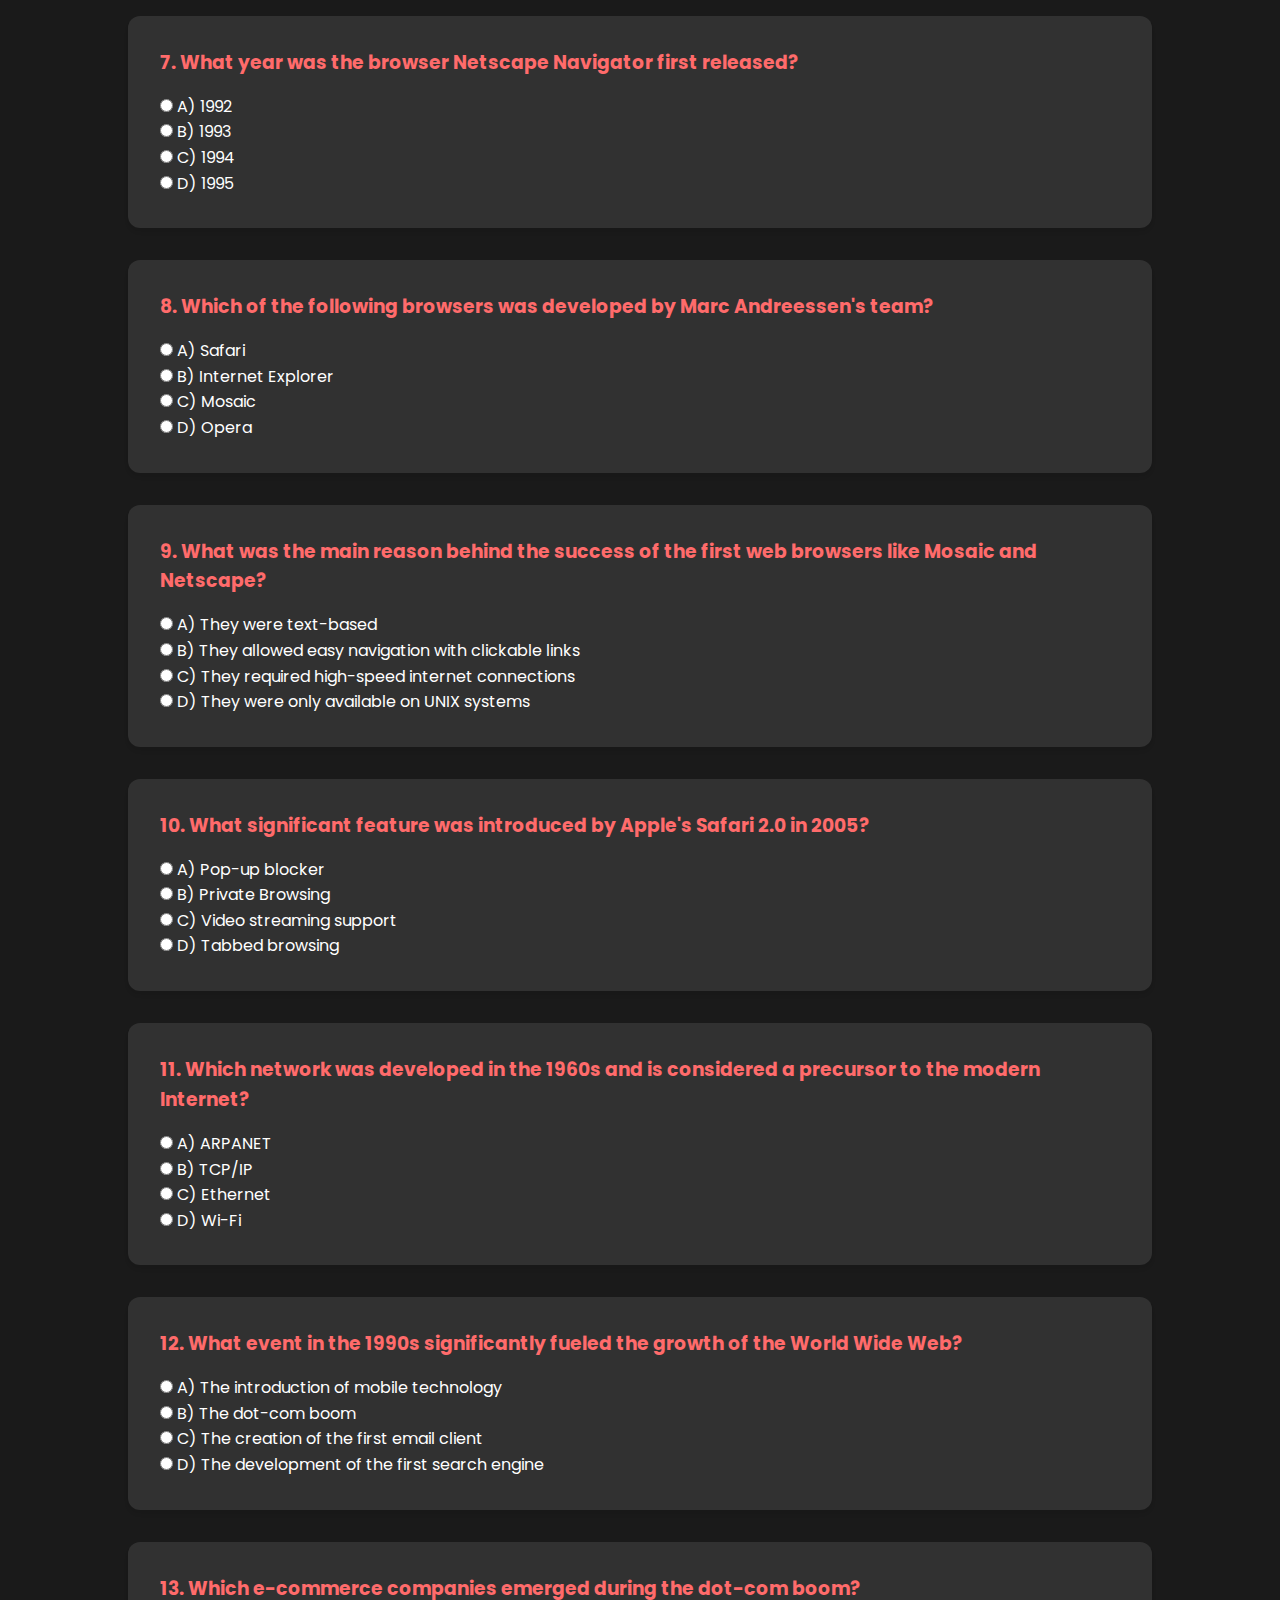
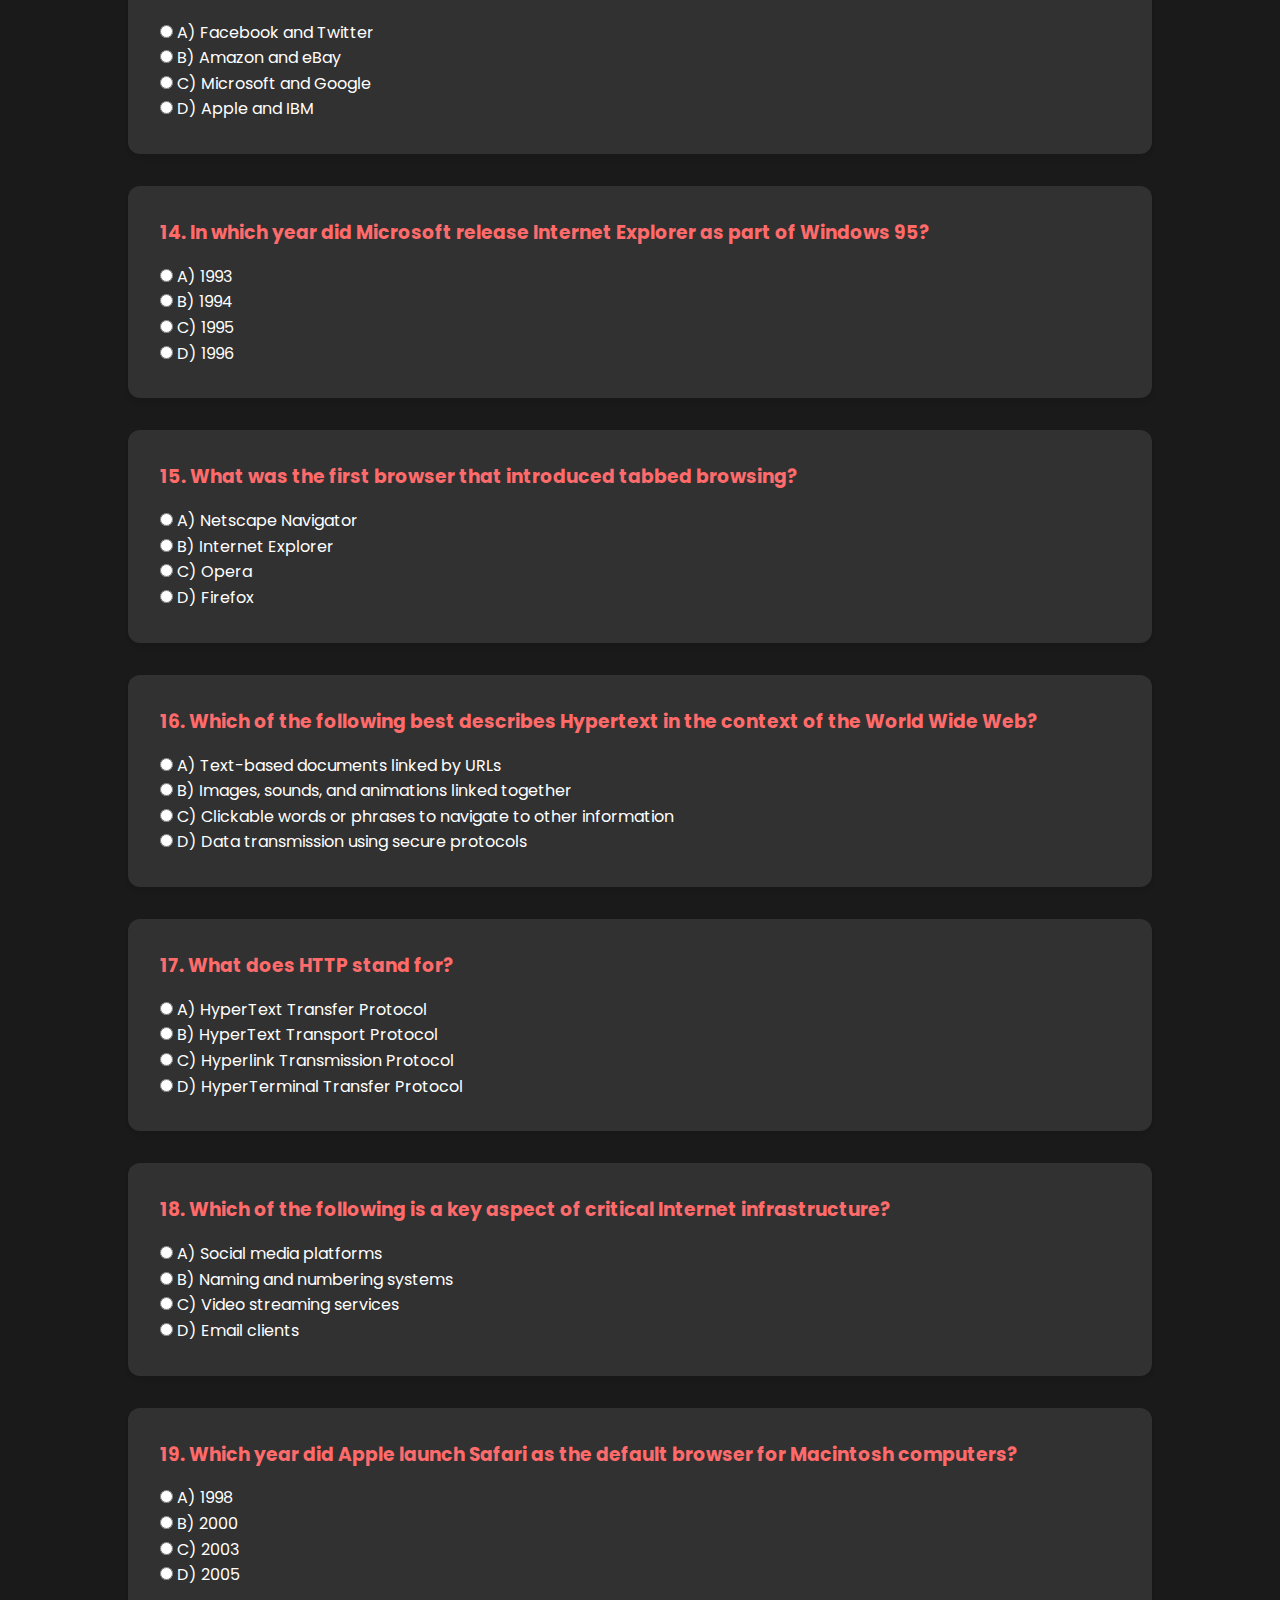
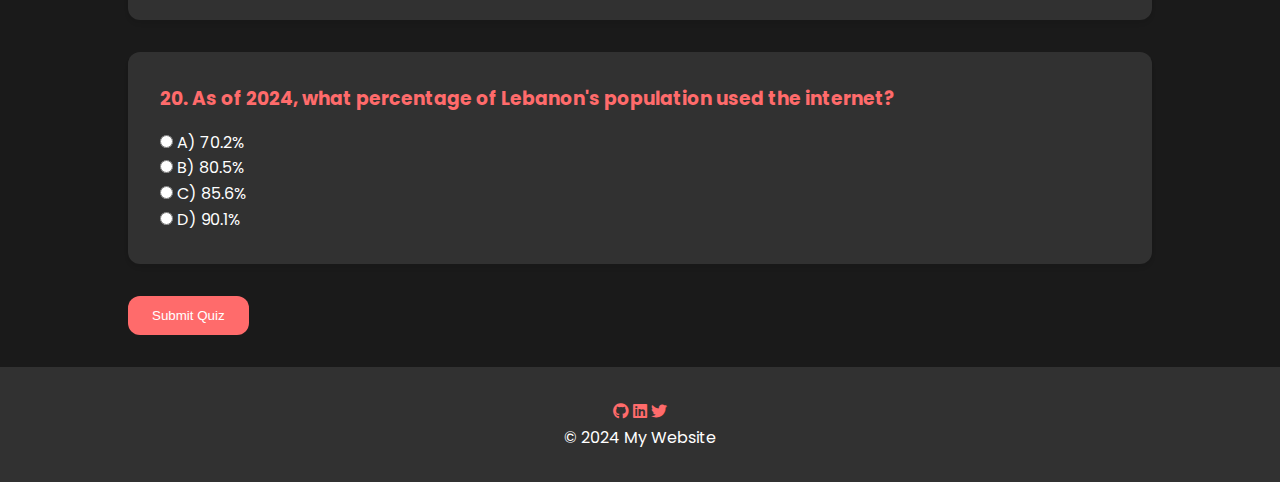
<file: quiz2.html>
<!DOCTYPE html>
<html lang="en">
<head>
    <meta charset="UTF-8" />
    <meta name="viewport" content="width=device-width, initial-scale=1.0" />
    <link rel="preconnect" href="https://fonts.googleapis.com">
    <link rel="preconnect" href="https://fonts.gstatic.com" crossorigin>
    <link href="https://fonts.googleapis.com/css2?family=Poppins:wght@400;500;600;700&display=swap" rel="stylesheet">
    <link rel="stylesheet" href="https://cdnjs.cloudflare.com/ajax/libs/font-awesome/6.0.0/css/all.min.css">
    <title>Quiz 2</title>
    <link rel="stylesheet" href="css/styles.css" />
    <style>
      .xdebug-error, .xe-warning{
        display:none;
      }
    </style>
</head>
<body>
    <div class="layout">
    <header>
        <div class="logo">
            <a href="quiz2.html">Quiz 2.</a>
        </div>
        <button class="mobile-menu-toggle" id="mobileMenuToggle" aria-label="Toggle menu">
            <i class="fas fa-bars"></i>
        </button>
        <nav>
            <ul>
                <li><a href="index.html">Home</a></li>
                <li class="cv-switcher">
                    <a href="cv-anthony.html">CV</a>
                    <div class="cv-dropdown">
                        <a href="cv-anthony.html">
                            <span class="name">Anthony Abdo</span>
                            <span class="role">Web Developer</span>
                        </a>
                        <a href="cv-joseph.html">
                            <span class="name">Joseph Azzi</span>
                            <span class="role">Private Security Contractor</span>
                        </a>
                        <a href="cv-edward.html">
                            <span class="name">Edward Khazzoum</span>
                            <span class="role">Cybersecurity Expert</span>
                        </a>
                    </div>
                </li>
                <li><a href="research.html">Research</a></li>
                <li class="schedule-switcher">
                    <a href="schedule-anthony.html">Schedule</a>
                    <div class="schedule-dropdown">
                        <a href="schedule-anthony.html">
                            <span class="name">Anthony's Schedule</span>
                            <span class="role">Computer Science</span>
                        </a>
                        <a href="schedule-joseph.html">
                            <span class="name">Joseph's Schedule</span>
                            <span class="role">Security Operations</span>
                        </a>
                        <a href="schedule-edward.html">
                            <span class="name">Edward's Schedule</span>
                            <span class="role">Software Engineering</span>
                        </a>
                    </div>
                </li>
                <li><a href="media.html">Media</a></li>
                <li><a href="quiz.html">Quiz</a></li>
                <li><a href="quiz2.html" class="active">Quiz 2</a></li>
                <li><a href="arabic.html">Arabic</a></li>
                <li><a href="contact.html">Contact</a></li>
            </ul>
        </nav>
    </header>
    <div id="wrapper" class="quiz">
    <form method="POST" action="process_quiz2.php">
    <div class="question" id="question1">
        <h3>1. What is included in the physical systems of Internet infrastructure?
        </h3>
            <input type="radio" id="qu1An1" name="qu1" value="1">
            <label for="qu1An1">A&#41; Smartphones</label><br>
            <input type="radio" id="qu1An2" name="qu1" value="2">
            <label for="qu1An2">B&#41; Networking cables, cellular towers, and data centers</label><br>
            <input type="radio" id="qu1An3" name="qu1" value="3">
            <label for="qu1An3">C&#41; Websites and blogs</label><br>
            <input type="radio" id="qu1An4" name="qu1" value="4">
            <label for="qu1An4">D&#41; Social media platforms</label><br>
    </div>
    <div class="question" id="question2">
        <h3>2. What is the primary function of internet exchange points (IXPs)?</h3>
            <input type="radio" id="qu2An1" name="qu2" value="1">
            <label for="qu2An1">A&#41; They store and forward data between different networks</label><br>
            <input type="radio" id="qu2An2" name="qu2" value="2">
            <label for="qu2An2">B&#41; They provide wireless communication for mobile devices</label><br>
            <input type="radio" id="qu2An3" name="qu2" value="3">
            <label for="qu2An3">C&#41; They encrypt sensitive information</label><br>
            <input type="radio" id="qu2An4" name="qu2" value="4">
            <label for="qu2An4">D&#41; They monitor internet traffic for security</label><br>
    </div>
    <div class="question" id="question3">
        <h3>3. Which system is responsible for packet routing and forwarding in the Internet infrastructure?</h3>
            <input type="radio" id="qu3An1" name="qu3" value="1">
            <label for="qu3An1">A&#41; Data centers</label><br>
            <input type="radio" id="qu3An2" name="qu3" value="2">
            <label for="qu3An2">B&#41; Naming and numbering systems</label><br>
            <input type="radio" id="qu3An3" name="qu3" value="3">
            <label for="qu3An3">C&#41; Security and identity protection</label><br>
            <input type="radio" id="qu3An4" name="qu3" value="4">
            <label for="qu3An4">D&#41; Packet-switched networks</label><br>
    </div>
    <div class="question" id="question4">
        <h3>4. In which year did Tim Berners-Lee and his team create the World Wide Web (WWW)?</h3>
            <input type="radio" id="qu4An1" name="qu4" value="1">
            <label for="qu4An1">A&#41; 1985</label><br>
            <input type="radio" id="qu4An2" name="qu4" value="2">
            <label for="qu4An2">B&#41; 1989</label><br>
            <input type="radio" id="qu4An3" name="qu4" value="3">
            <label for="qu4An3">C&#41; 1992</label><br>
            <input type="radio" id="qu4An4" name="qu4" value="4">
            <label for="qu4An4">D&#41; 1995</label><br>
    </div>
    <div class="question" id="question5">
        <h3>5. Which protocol is used by the World Wide Web to transfer data?</h3>
            <input type="radio" id="qu5An1" name="qu5" value="1">
            <label for="qu5An1">A&#41; FTP</label><br>
            <input type="radio" id="qu5An2" name="qu5" value="2">
            <label for="qu5An2">B&#41; SMTP</label><br>
            <input type="radio" id="qu5An3" name="qu5" value="3">
            <label for="qu5An3">C&#41; HTTP</label><br>
            <input type="radio" id="qu5An4" name="qu5" value="4">
            <label for="qu5An4">D&#41; SNMP</label><br>
    </div>
    <div class="question" id="question6">
        <h3>6. What was the first web browser developed for public use?</h3>
            <input type="radio" id="qu6An1" name="qu6" value="1">
            <label for="qu6An1">A&#41; Netscape Navigator</label><br>
            <input type="radio" id="qu6An2" name="qu6" value="2">
            <label for="qu6An2">B&#41; Internet Explorer</label><br>
            <input type="radio" id="qu6An3" name="qu6" value="3">
            <label for="qu6An3">C&#41; Mosaic</label><br>
            <input type="radio" id="qu6An4" name="qu6" value="4">
            <label for="qu6An4">D&#41; Safari</label><br>
    </div>
    <div class="question" id="question7">
        <h3>7. What year was the browser Netscape Navigator first released?</h3>
            <input type="radio" id="qu7An1" name="qu7" value="1">
            <label for="qu7An1">A&#41; 1992</label><br>
            <input type="radio" id="qu7An2" name="qu7" value="2">
            <label for="qu7An2">B&#41; 1993</label><br>
            <input type="radio" id="qu7An3" name="qu7" value="3">
            <label for="qu7An3">C&#41; 1994</label><br>
            <input type="radio" id="qu7An4" name="qu7" value="4">
            <label for="qu7An4">D&#41; 1995</label><br>
    </div>
    <div class="question" id="question8">
        <h3>8. Which of the following browsers was developed by Marc Andreessen's team?</h3>
            <input type="radio" id="qu8An1" name="qu8" value="1">
            <label for="qu8An1">A&#41; Safari</label><br>
            <input type="radio" id="qu8An2" name="qu8" value="2">
            <label for="qu8An2">B&#41; Internet Explorer</label><br>
            <input type="radio" id="qu8An3" name="qu8" value="3">
            <label for="qu8An3">C&#41; Mosaic</label><br>
            <input type="radio" id="qu8An4" name="qu8" value="4">
            <label for="qu8An4">D&#41; Opera</label><br>
    </div>
    <div class="question" id="question9">
        <h3>9. What was the main reason behind the success of the first web browsers like Mosaic and Netscape?</h3>
            <input type="radio" id="qu9An1" name="qu9" value="1">
            <label for="qu9An1">A&#41; They were text-based</label><br>
            <input type="radio" id="qu9An2" name="qu9" value="2">
            <label for="qu9An2">B&#41; They allowed easy navigation with clickable links</label><br>
            <input type="radio" id="qu9An3" name="qu9" value="3">
            <label for="qu9An3">C&#41; They required high-speed internet connections</label><br>
            <input type="radio" id="qu9An4" name="qu9" value="4">
            <label for="qu9An4">D&#41; They were only available on UNIX systems</label><br>
    </div>
    <div class="question" id="question10">
        <h3>10. What significant feature was introduced by Apple's Safari 2.0 in 2005?</h3>
            <input type="radio" id="qu10An1" name="qu10" value="1">
            <label for="qu10An1">A&#41; Pop-up blocker</label><br>
            <input type="radio" id="qu10An2" name="qu10" value="2">
            <label for="qu10An2">B&#41; Private Browsing</label><br>
            <input type="radio" id="qu10An3" name="qu10" value="3">
            <label for="qu10An3">C&#41; Video streaming support</label><br>
            <input type="radio" id="qu10An4" name="qu10" value="4">
            <label for="qu10An4">D&#41; Tabbed browsing</label><br>
    </div>
    <div class="question" id="question11">
        <h3>11. Which network was developed in the 1960s and is considered a precursor to the modern Internet?</h3>
            <input type="radio" id="qu11An1" name="qu11" value="1">
            <label for="qu11An1">A&#41; ARPANET</label><br>
            <input type="radio" id="qu11An2" name="qu11" value="2">
            <label for="qu11An2">B&#41; TCP/IP</label><br>
            <input type="radio" id="qu11An3" name="qu11" value="3">
            <label for="qu11An3">C&#41; Ethernet</label><br>
            <input type="radio" id="qu11An4" name="qu11" value="4">
            <label for="qu11An4">D&#41; Wi-Fi</label><br>
    </div>
    <div class="question" id="question12">
        <h3>12. What event in the 1990s significantly fueled the growth of the World Wide Web?</h3>
            <input type="radio" id="qu12An1" name="qu12" value="1">
            <label for="qu12An1">A&#41; The introduction of mobile technology</label><br>
            <input type="radio" id="qu12An2" name="qu12" value="2">
            <label for="qu12An2">B&#41; The dot-com boom</label><br>
            <input type="radio" id="qu12An3" name="qu12" value="3">
            <label for="qu12An3">C&#41; The creation of the first email client</label><br>
            <input type="radio" id="qu12An4" name="qu12" value="4">
            <label for="qu12An4">D&#41; The development of the first search engine</label><br>
    </div>
    <div class="question" id="question13">
        <h3>13. Which e-commerce companies emerged during the dot-com boom?</h3>
            <input type="radio" id="qu13An1" name="qu13" value="1">
            <label for="qu13An1">A&#41; Facebook and Twitter</label><br>
            <input type="radio" id="qu13An2" name="qu13" value="2">
            <label for="qu13An2">B&#41; Amazon and eBay</label><br>
            <input type="radio" id="qu13An3" name="qu13" value="3">
            <label for="qu13An3">C&#41; Microsoft and Google</label><br>
            <input type="radio" id="qu13An4" name="qu13" value="4">
            <label for="qu13An4">D&#41; Apple and IBM</label><br>
    </div>
    <div class="question" id="question14">
        <h3>14. In which year did Microsoft release Internet Explorer as part of Windows 95?</h3>
            <input type="radio" id="qu14An1" name="qu14" value="1">
            <label for="qu14An1">A&#41; 1993</label><br>
            <input type="radio" id="qu14An2" name="qu14" value="2">
            <label for="qu14An2">B&#41; 1994</label><br>
            <input type="radio" id="qu14An3" name="qu14" value="3">
            <label for="qu14An3">C&#41; 1995</label><br>
            <input type="radio" id="qu14An4" name="qu14" value="4">
            <label for="qu14An4">D&#41; 1996</label><br>
    </div>
    <div class="question" id="question15">
        <h3>15. What was the first browser that introduced tabbed browsing?</h3>
            <input type="radio" id="qu15An1" name="qu15" value="1">
            <label for="qu15An1">A&#41; Netscape Navigator</label><br>
            <input type="radio" id="qu15An2" name="qu15" value="2">
            <label for="qu15An2">B&#41; Internet Explorer</label><br>
            <input type="radio" id="qu15An3" name="qu15" value="3">
            <label for="qu15An3">C&#41; Opera</label><br>
            <input type="radio" id="qu15An4" name="qu15" value="4">
            <label for="qu15An4">D&#41; Firefox</label><br>
    </div>
    <div class="question" id="question16">
        <h3>16. Which of the following best describes Hypertext in the context of the World Wide Web?</h3>
            <input type="radio" id="qu16An1" name="qu16" value="1">
            <label for="qu16An1">A&#41; Text-based documents linked by URLs</label><br>
            <input type="radio" id="qu16An2" name="qu16" value="2">
            <label for="qu16An2">B&#41; Images, sounds, and animations linked together</label><br>
            <input type="radio" id="qu16An3" name="qu16" value="3">
            <label for="qu16An3">C&#41; Clickable words or phrases to navigate to other information</label><br>
            <input type="radio" id="qu16An4" name="qu16" value="4">
            <label for="qu16An4">D&#41; Data transmission using secure protocols</label><br>
    </div>
    <div class="question" id="question17">
        <h3>17. What does HTTP stand for?</h3>
            <input type="radio" id="qu17An1" name="qu17" value="1">
            <label for="qu17An1">A&#41; HyperText Transfer Protocol</label><br>
            <input type="radio" id="qu17An2" name="qu17" value="2">
            <label for="qu17An2">B&#41; HyperText Transport Protocol</label><br>
            <input type="radio" id="qu17An3" name="qu17" value="3">
            <label for="qu17An3">C&#41; Hyperlink Transmission Protocol</label><br>
            <input type="radio" id="qu17An4" name="qu17" value="4">
            <label for="qu17An4">D&#41; HyperTerminal Transfer Protocol</label><br>
    </div>
    <div class="question" id="question18">
        <h3>18. Which of the following is a key aspect of critical Internet infrastructure?</h3>
            <input type="radio" id="qu18An1" name="qu18" value="1">
            <label for="qu18An1">A&#41; Social media platforms</label><br>
            <input type="radio" id="qu18An2" name="qu18" value="2">
            <label for="qu18An2">B&#41; Naming and numbering systems</label><br>
            <input type="radio" id="qu18An3" name="qu18" value="3">
            <label for="qu18An3">C&#41; Video streaming services</label><br>
            <input type="radio" id="qu18An4" name="qu18" value="4">
            <label for="qu18An4">D&#41; Email clients</label><br>
    </div>
    <div class="question" id="question19">
        <h3>19. Which year did Apple launch Safari as the default browser for Macintosh computers?</h3>
            <input type="radio" id="qu19An1" name="qu19" value="1">
            <label for="qu19An1">A&#41; 1998</label><br>
            <input type="radio" id="qu19An2" name="qu19" value="2">
            <label for="qu19An2">B&#41; 2000</label><br>
            <input type="radio" id="qu19An3" name="qu19" value="3">
            <label for="qu19An3">C&#41; 2003</label><br>
            <input type="radio" id="qu19An4" name="qu19" value="4">
            <label for="qu19An4">D&#41; 2005</label><br>
    </div>
    <div class="question" id="question20">
        <h3>20. As of 2024, what percentage of Lebanon's population used the internet?</h3>
            <input type="radio" id="qu20An1" name="qu20" value="1">
            <label for="qu20An1">A&#41; 70.2%</label><br>
            <input type="radio" id="qu20An2" name="qu20" value="2">
            <label for="qu20An2">B&#41; 80.5%</label><br>
            <input type="radio" id="qu20An3" name="qu20" value="3">
            <label for="qu20An3">C&#41; 85.6%</label><br>
            <input type="radio" id="qu20An4" name="qu20" value="4">
            <label for="qu20An4">D&#41; 90.1%</label><br>
    </div>
    <div id="submit">
        <input type="submit" value="Submit Quiz" id="submit-btn" name="submit">
    </div>
    </form>
    </div>
    <footer>
        <div class="footer-content">
            <div class="social-links">
                <a href="#"><i class="fab fa-github"></i></a>
                <a href="#"><i class="fab fa-linkedin"></i></a>
                <a href="#"><i class="fab fa-twitter"></i></a>
            </div>
        </div>
        <p class="footer-tech">© 2024 My Website</p>
    </footer>
    </div>
    <script src="js/main.js"></script>
</body>
</html>
</file>
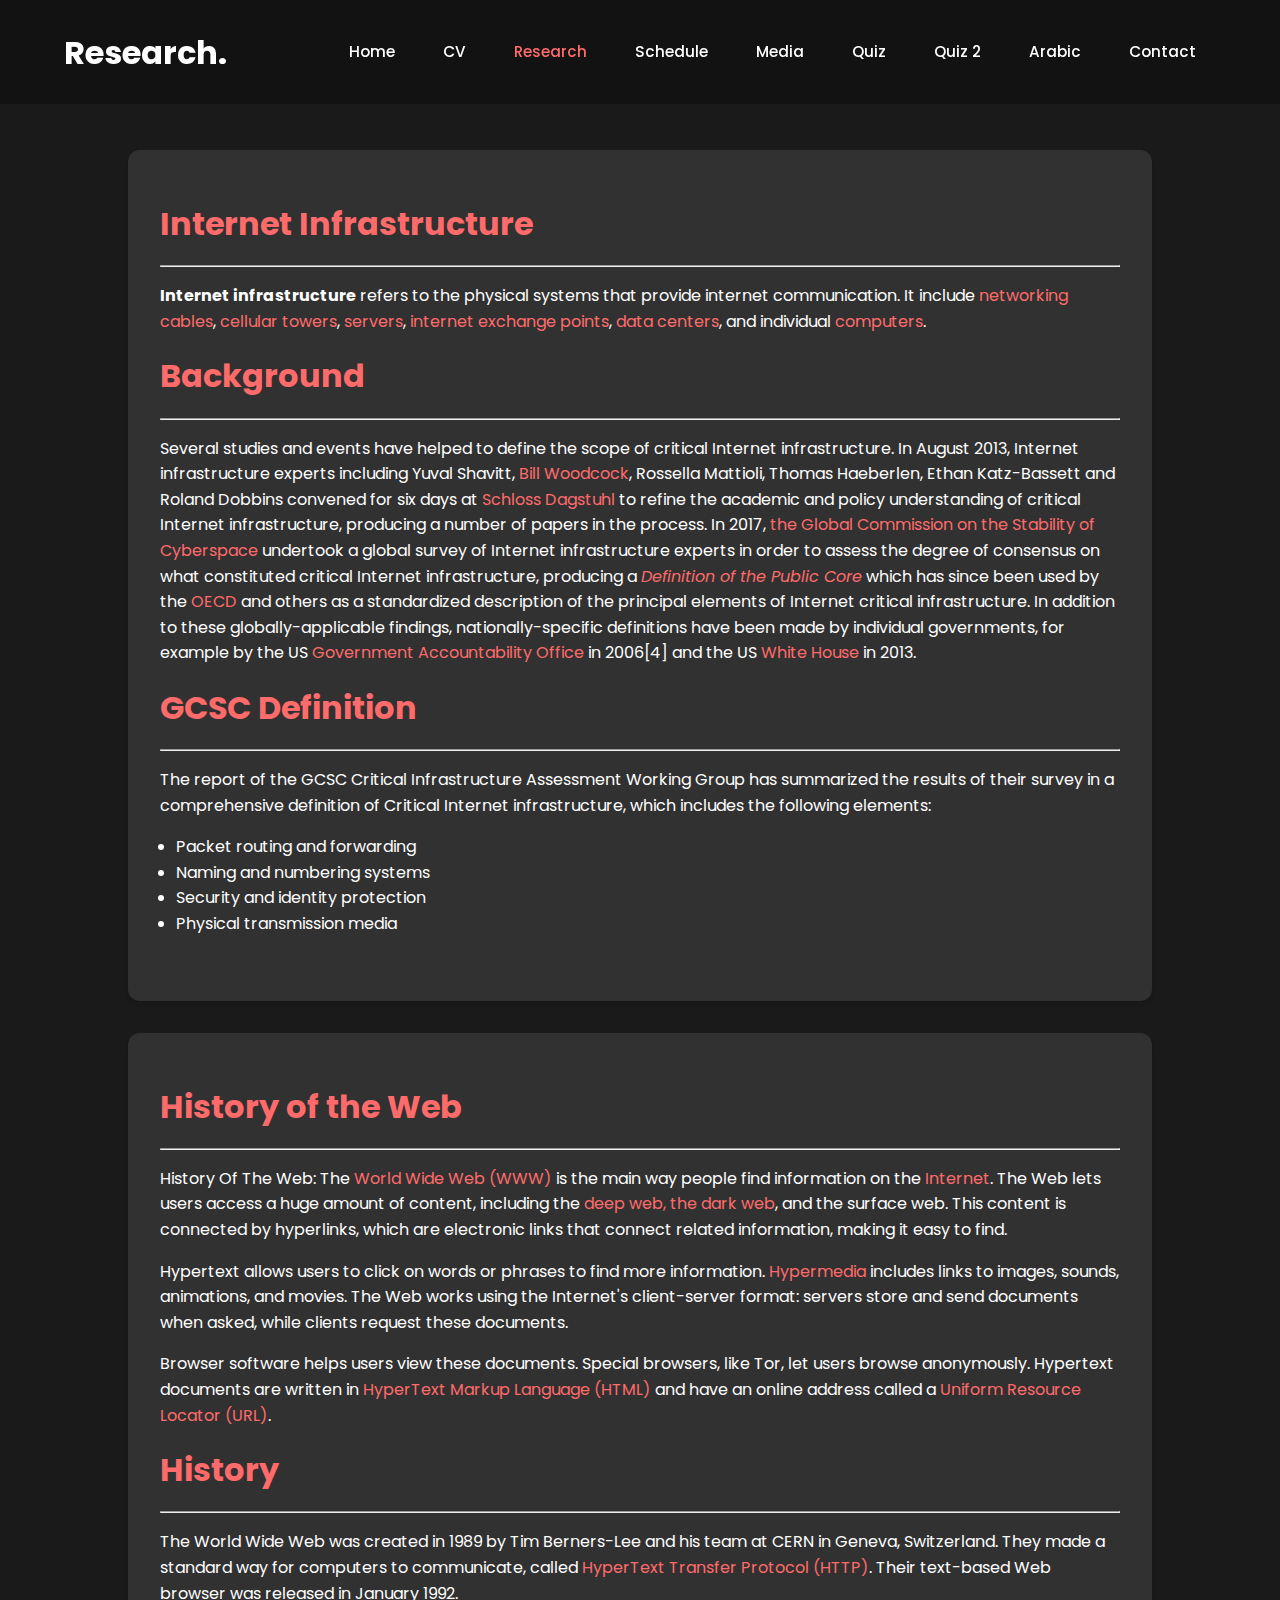
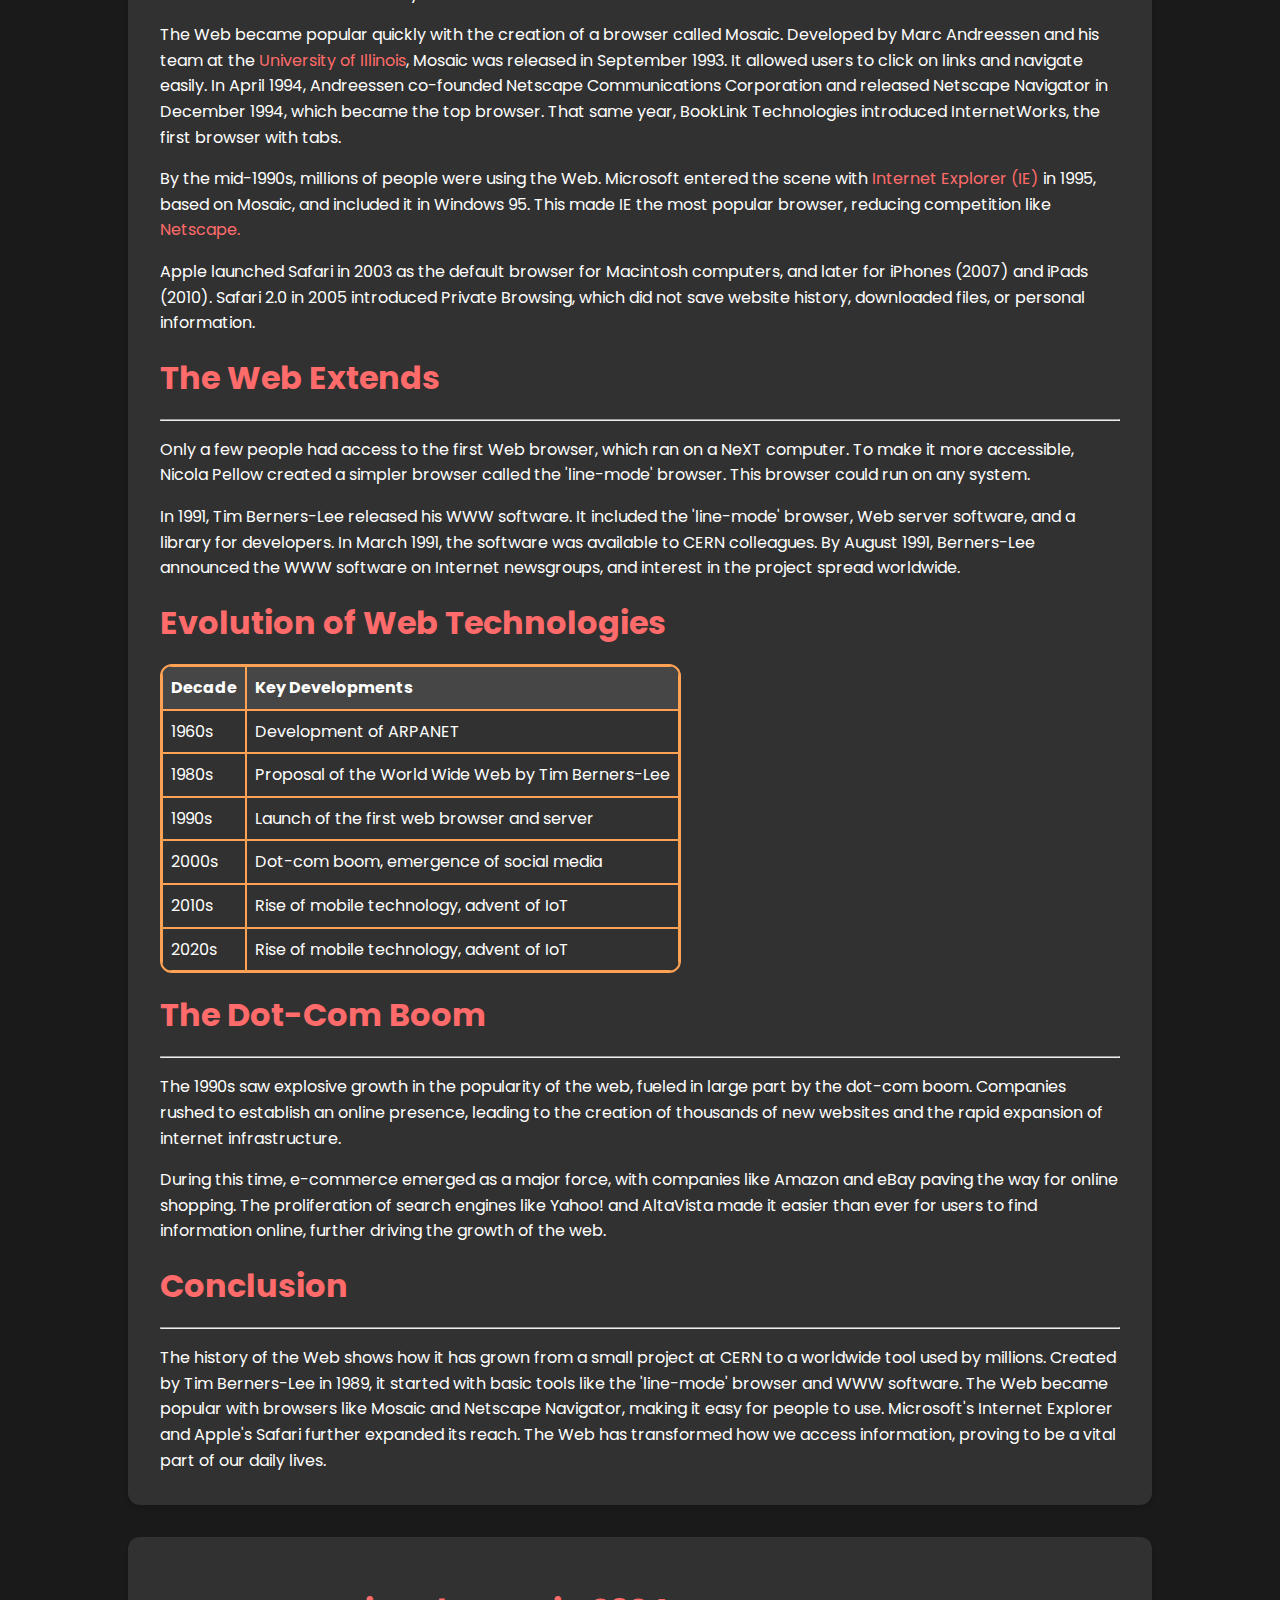
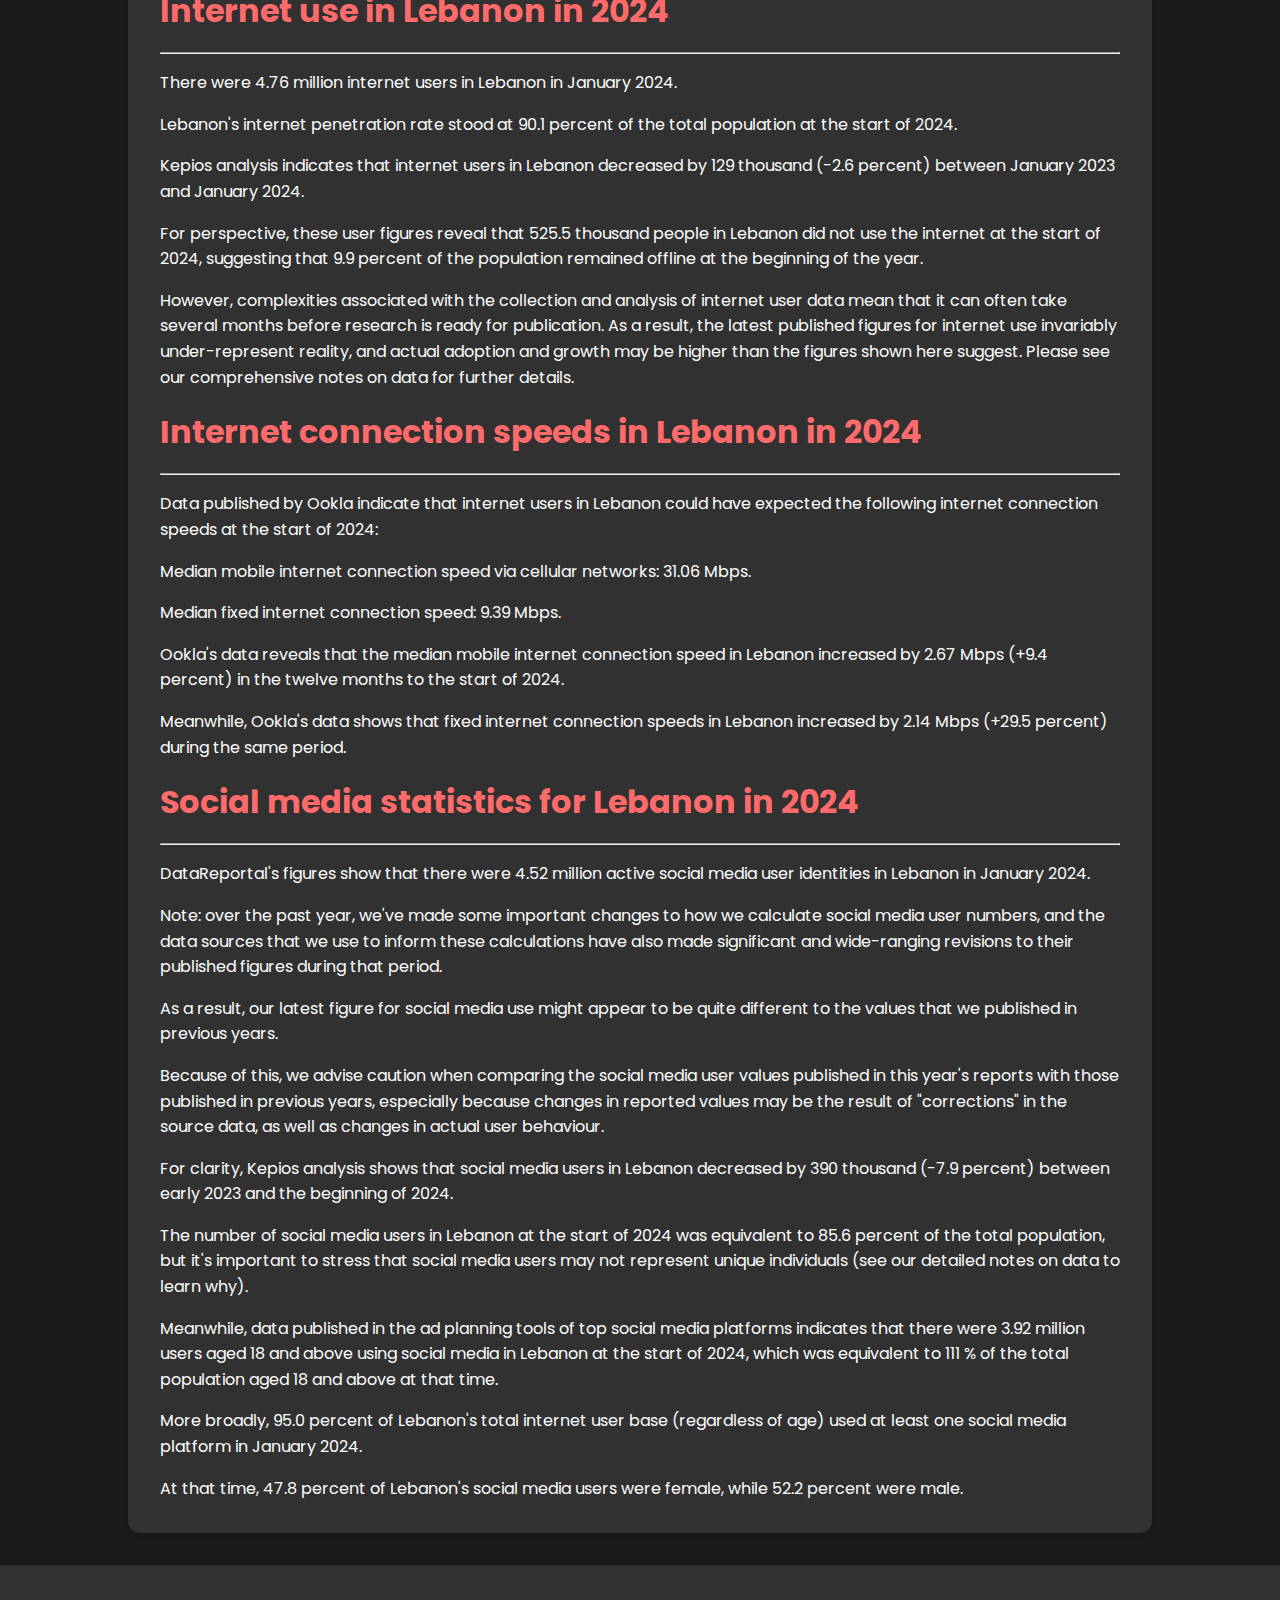
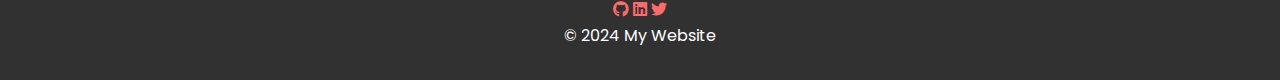
<file: research.html>
<!DOCTYPE html>
<html lang="en">
<head>
    <meta charset="UTF-8" />
    <meta name="viewport" content="width=device-width, initial-scale=1.0" />
    <link rel="preconnect" href="https://fonts.googleapis.com">
    <link rel="preconnect" href="https://fonts.gstatic.com" crossorigin>
    <link href="https://fonts.googleapis.com/css2?family=Poppins:wght@400;500;600;700&display=swap" rel="stylesheet">
    <link rel="stylesheet" href="https://cdnjs.cloudflare.com/ajax/libs/font-awesome/6.0.0/css/all.min.css">
    <link rel="stylesheet" href="css/styles.css">
    <title>Research</title>
</head>
<body>
    <div class="layout">
    <header>
        <div class="logo">
            <a href="research.html">Research.</a>
        </div>
        <button class="mobile-menu-toggle" id="mobileMenuToggle" aria-label="Toggle menu">
            <i class="fas fa-bars"></i>
        </button>
            <nav>
                <ul>
                    <li><a href="index.html">Home</a></li>
                    <li class="cv-switcher">
                        <a href="cv-anthony.html">CV</a>
                        <div class="cv-dropdown">
                            <a href="cv-anthony.html">
                                <span class="name">Anthony Abdo</span>
                                <span class="role">Web Developer</span>
                            </a>
                            <a href="cv-joseph.html">
                                <span class="name">Joseph Azzi</span>
                                <span class="role">Private Security Contractor</span>
                            </a>
                            <a href="cv-edward.html">
                                <span class="name">Edward Khazzoum</span>
                                <span class="role">Cybersecurity Expert</span>
                            </a>
                        </div>
                    </li>
                    <li><a href="research.html" class="active">Research</a></li>
                    <li class="schedule-switcher">
                        <a href="schedule-anthony.html">Schedule</a>
                        <div class="schedule-dropdown">
                            <a href="schedule-anthony.html">
                                <span class="name">Anthony's Schedule</span>
                                <span class="role">Computer Science</span>
                            </a>
                            <a href="schedule-joseph.html">
                                <span class="name">Joseph's Schedule</span>
                                <span class="role">Security Operations</span>
                            </a>
                            <a href="schedule-edward.html">
                                <span class="name">Edward's Schedule</span>
                                <span class="role">Software Engineering</span>
                            </a>
                        </div>
                    </li>
                    <li><a href="media.html">Media</a></li>
                    <li><a href="quiz.html">Quiz</a></li>
                    <li><a href="quiz2.html">Quiz 2</a></li>
                    <li><a href="arabic.html">Arabic</a></li>
                    <li><a href="contact.html">Contact</a></li>
                </ul>
            </nav>
        </header>
    <div id="wrapper" class="english">
    <div id="NetInf-eng" class="subject">
        <h2>Internet Infrastructure</h2><hr>
        <p><b>Internet infrastructure</b> refers to the physical systems that provide internet communication. It include <a href="https://en.wikipedia.org/wiki/Networking_cable">networking cables</a>, <a href="https://en.wikipedia.org/wiki/Cellular_towers">cellular towers</a>, <a href="https://en.wikipedia.org/wiki/Internet_server">servers</a>, <a href="https://en.wikipedia.org/wiki/Internet_exchange_point">internet exchange points</a>, <a href="https://en.wikipedia.org/wiki/Data_center">data centers</a>, and individual <a href="https://en.wikipedia.org/wiki/Computers">computers</a>.</p>
        <div class="NetInfBackground-eng">
            <h2>Background</h2><hr>
            <p>Several studies and events have helped to define the scope of critical Internet infrastructure. In August 2013, Internet infrastructure experts including Yuval Shavitt, <a href="https://en.wikipedia.org/wiki/Bill_Woodcock"> Bill Woodcock</a>, Rossella Mattioli, Thomas Haeberlen, Ethan Katz-Bassett and Roland Dobbins convened for six days at <a href="https://en.wikipedia.org/wiki/Schloss_Dagstuhl">Schloss Dagstuhl</a> to refine the academic and policy understanding of critical Internet infrastructure, producing a number of papers in the process. In 2017, <a href="https://en.wikipedia.org/wiki/Global_Commission_on_the_Stability_of_Cyberspace">the Global Commission on the Stability of Cyberspace</a> undertook a global survey of Internet infrastructure experts in order to assess the degree of consensus on what constituted critical Internet infrastructure, producing a <i><a href="https://en.wikipedia.org/wiki/Global_Commission_on_the_Stability_of_Cyberspace#Definition_of_the_Public_Core,_to_which_the_Norm_Applies">Definition of the Public Core</a></i> which has since been used by the <a href="https://en.wikipedia.org/wiki/OECD">OECD</a> and others as a standardized description of the principal elements of Internet critical infrastructure. In addition to these globally-applicable findings, nationally-specific definitions have been made by individual governments, for example by the US <a href="https://en.wikipedia.org/wiki/Government_Accountability_Office">Government Accountability Office</a> in 2006[4] and the US <a href="https://en.wikipedia.org/wiki/White_House">White House</a> in 2013.
            </p>
        </div>
        <div class="NetInfDef-eng">
            <h2>GCSC Definition</h2><hr>
            <p>
                The report of the GCSC Critical Infrastructure Assessment Working Group has summarized the results of their survey in a comprehensive definition of Critical Internet infrastructure, which includes the following elements:
                <ul>
                    <li>Packet routing and forwarding</li>
                    <li>Naming and numbering systems</li>
                    <li>Security and identity protection</li>
                    <li>Physical transmission media</li>    
                </ul>
            </p>
            
                        </div>
                    </div>

    <div id="WebHist-eng" class="subject">
        <h2>History of the Web</h2><hr>
        <p>History Of The Web: The <a href="https://www.geeksforgeeks.org/world-wide-web-www/">World Wide Web (WWW)</a> is the main way people find information on the <a href="https://www.geeksforgeeks.org/introduction-to-internet/">Internet</a>. The Web lets users access a huge amount of content, including the <a href="https://www.geeksforgeeks.org/difference-between-deep-web-and-dark-web/">deep web, the dark web</a>, and the surface web. This content is connected by hyperlinks, which are electronic links that connect related information, making it easy to find.</p>
        <p>Hypertext allows users to click on words or phrases to find more information. <a href="https://www.geeksforgeeks.org/difference-between-hypertext-and-hypermedia/">Hypermedia</a> includes links to images, sounds, animations, and movies. The Web works using the Internet's client-server format: servers store and send documents when asked, while clients request these documents.</p>
        <p>Browser software helps users view these documents. Special browsers, like Tor, let users browse anonymously. Hypertext documents are written in <a href="https://www.geeksforgeeks.org/html-introduction/">HyperText Markup Language (HTML)</a> and have an online address called a <a href="https://www.geeksforgeeks.org/what-is-url-uniform-resource-locator/">Uniform Resource Locator (URL)</a>.</p>
        
        <h2>History</h2><hr>
        <p>The World Wide Web was created in 1989 by Tim Berners-Lee and his team at CERN in Geneva, Switzerland. They made a standard way for computers to communicate, called <a href="https://www.geeksforgeeks.org/http-full-form/">HyperText Transfer Protocol (HTTP)</a>. Their text-based Web browser was released in January 1992.</p>
        <p>The Web became popular quickly with the creation of a browser called Mosaic. Developed by Marc Andreessen and his team at the <a href="https://www.geeksforgeeks.org/colleges/university-of-illinois-at-springfield">University of Illinois</a>, Mosaic was released in September 1993. It allowed users to click on links and navigate easily. In April 1994, Andreessen co-founded Netscape Communications Corporation and released Netscape Navigator in December 1994, which became the top browser. That same year, BookLink Technologies introduced InternetWorks, the first browser with tabs.</p>
        <p>By the mid-1990s, millions of people were using the Web. Microsoft entered the scene with <a href="https://www.geeksforgeeks.org/what-is-internet-explorer/">Internet Explorer (IE)</a> in 1995, based on Mosaic, and included it in Windows 95. This made IE the most popular browser, reducing competition like <a href="https://www.geeksforgeeks.org/companies/netscape-labs">Netscape.</a></p>
        <p>Apple launched Safari in 2003 as the default browser for Macintosh computers, and later for iPhones (2007) and iPads (2010). Safari 2.0 in 2005 introduced Private Browsing, which did not save website history, downloaded files, or personal information.</p>    
        
        <h2>The Web Extends</h2><hr>
        <p>Only a few people had access to the first Web browser, which ran on a NeXT computer. To make it more accessible, Nicola Pellow created a simpler browser called the 'line-mode' browser. This browser could run on any system.</p>
        <p>In 1991, Tim Berners-Lee released his WWW software. It included the 'line-mode' browser, Web server software, and a library for developers. In March 1991, the software was available to CERN colleagues. By August 1991, Berners-Lee announced the WWW software on Internet newsgroups, and interest in the project spread worldwide.</p>

        <h2>Evolution of Web Technologies</h2>
        <table>
            <tr><th>Decade</th><th>Key Developments</th></tr>
            <tr><td>1960s</td><td>Development of ARPANET</td></tr>
            <tr><td>1980s</td><td>Proposal of the World Wide Web by Tim Berners-Lee</td></tr>
            <tr><td>1990s</td><td>Launch of the first web browser and server</td></tr>
            <tr><td>2000s</td><td>Dot-com boom, emergence of social media</td></tr>
            <tr><td>2010s</td><td>Rise of mobile technology, advent of IoT</td></tr>
            <tr><td>2020s</td><td>Rise of mobile technology, advent of IoT</td></tr>
        </table>

        <h2>The Dot-Com Boom</h2><hr>
        <p>The 1990s saw explosive growth in the popularity of the web, fueled in large part by the dot-com boom. Companies rushed to establish an online presence, leading to the creation of thousands of new websites and the rapid expansion of internet infrastructure.</p>
        <p>During this time, e-commerce emerged as a major force, with companies like Amazon and eBay paving the way for online shopping. The proliferation of search engines like Yahoo! and AltaVista made it easier than ever for users to find information online, further driving the growth of the web.</p>

        <h2>Conclusion</h2><hr>
        <p>The history of the Web shows how it has grown from a small project at CERN to a worldwide tool used by millions. Created by Tim Berners-Lee in 1989, it started with basic tools like the 'line-mode' browser and WWW software. The Web became popular with browsers like Mosaic and Netscape Navigator, making it easy for people to use. Microsoft's Internet Explorer and Apple's Safari further expanded its reach. The Web has transformed how we access information, proving to be a vital part of our daily lives.</p>
                    </div>

    <div id="NetStats-eng" class="subject">
        <h2>Internet use in Lebanon in 2024</h2><hr>
        <p>There were 4.76 million internet users in Lebanon in January 2024.</p>
        <p>Lebanon's internet penetration rate stood at 90.1 percent of the total population at the start of 2024.</p>
        <p>Kepios analysis indicates that internet users in Lebanon decreased by 129 thousand (-2.6 percent) between January 2023 and January 2024.</p>
        <p>For perspective, these user figures reveal that 525.5 thousand people in Lebanon did not use the internet at the start of 2024, suggesting that 9.9 percent of the population remained offline at the beginning of the year.</p>
        <p>However, complexities associated with the collection and analysis of internet user data mean that it can often take several months before research is ready for publication. As a result, the latest published figures for internet use invariably under-represent reality, and actual adoption and growth may be higher than the figures shown here suggest. Please see our comprehensive notes on data for further details.</p>

        <h2>Internet connection speeds in Lebanon in 2024</h2><hr>
        <p>Data published by Ookla indicate that internet users in Lebanon could have expected the following internet connection speeds at the start of 2024:</p>
        <p>Median mobile internet connection speed via cellular networks: 31.06 Mbps.</p>
        <p>Median fixed internet connection speed: 9.39 Mbps.</p>
        <p>Ookla's data reveals that the median mobile internet connection speed in Lebanon increased by 2.67 Mbps (+9.4 percent) in the twelve months to the start of 2024.</p>
        <p>Meanwhile, Ookla's data shows that fixed internet connection speeds in Lebanon increased by 2.14 Mbps (+29.5 percent) during the same period.</p>

        <h2>Social media statistics for Lebanon in 2024</h2><hr>
        <p>DataReportal's figures show that there were 4.52 million active social media user identities in Lebanon in January 2024.</p>
        <p>Note: over the past year, we've made some important changes to how we calculate social media user numbers, and the data sources that we use to inform these calculations have also made significant and wide-ranging revisions to their published figures during that period.</p>
        <p>As a result, our latest figure for social media use might appear to be quite different to the values that we published in previous years.</p>
        <p>Because of this, we advise caution when comparing the social media user values published in this year's reports with those published in previous years, especially because changes in reported values may be the result of "corrections" in the source data, as well as changes in actual user behaviour.</p>
        <p>For clarity, Kepios analysis shows that social media users in Lebanon decreased by 390 thousand (-7.9 percent) between early 2023 and the beginning of 2024.</p>
        <p>The number of social media users in Lebanon at the start of 2024 was equivalent to 85.6 percent of the total population, but it's important to stress that social media users may not represent unique individuals (see our detailed notes on data to learn why).</p>
        <p>Meanwhile, data published in the ad planning tools of top social media platforms indicates that there were 3.92 million users aged 18 and above using social media in Lebanon at the start of 2024, which was equivalent to 111 % of the total population aged 18 and above at that time.</p>
        <p>More broadly, 95.0 percent of Lebanon's total internet user base (regardless of age) used at least one social media platform in January 2024.</p>
        <p>At that time, 47.8 percent of Lebanon's social media users were female, while 52.2 percent were male.</p>
                </div>
                    </div>
    <footer>
        <div class="footer-content">
            <div class="social-links">
                <a href="#"><i class="fab fa-github"></i></a>
                <a href="#"><i class="fab fa-linkedin"></i></a>
                <a href="#"><i class="fab fa-twitter"></i></a>
                    </div>
                </div>
        <p class="footer-tech">© 2024 My Website</p>
        </footer>
    </div>
    <script src="js/main.js"></script>
</body>
</html>
</file>
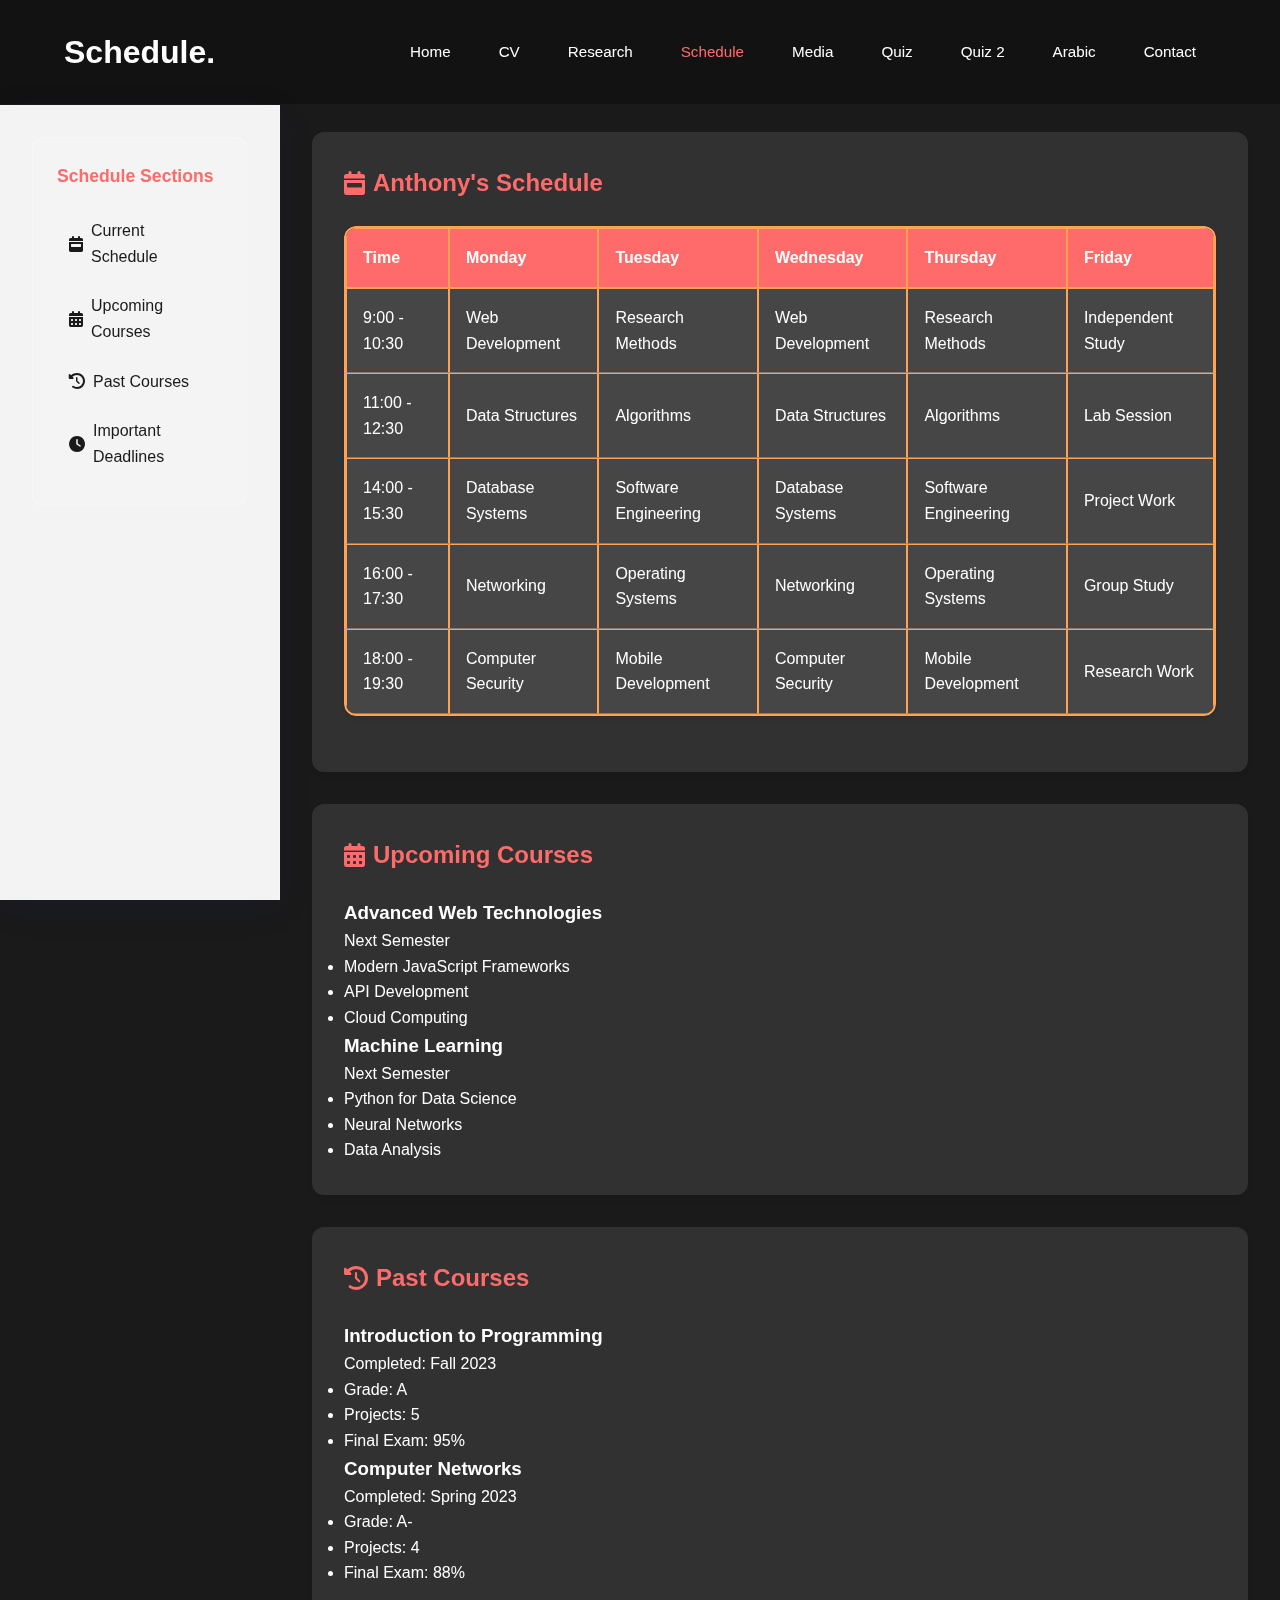
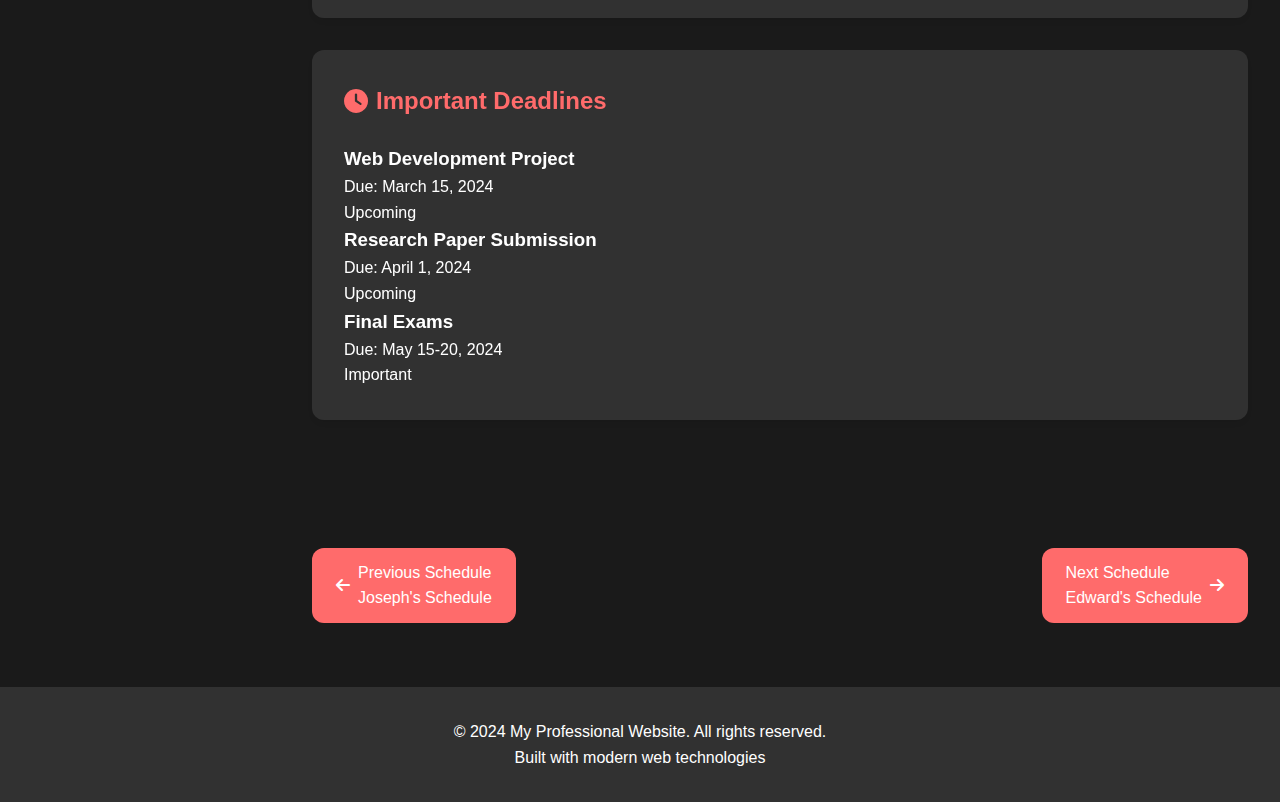
<file: schedule-anthony.html>
<!DOCTYPE html>
<html lang="en">
<head>
    <meta charset="UTF-8">
    <meta name="viewport" content="width=device-width, initial-scale=1.0">
    <meta name="description" content="Academic course schedule and commitments">
    <meta name="theme-color" content="#2563eb">
    <title>Schedule - My Professional Website</title>
    <link rel="stylesheet" href="css/styles.css">
    <link rel="preconnect" href="https://fonts.googleapis.com">
    <link rel="preconnect" href="https://fonts.gstatic.com" crossorigin>
    <link href="https://fonts.googleapis.com/css2?family=JetBrains+Mono:wght@400;500;600;700&display=swap" rel="stylesheet">
    <link href="https://fonts.googleapis.com/css2?family=Noto+Sans+Arabic:wght@400;500;600;700&display=swap" rel="stylesheet">
    <link rel="stylesheet" href="https://cdnjs.cloudflare.com/ajax/libs/font-awesome/6.0.0/css/all.min.css">
</head>
<body>
    <div class="layout">
        <button class="sidebar-toggle" id="sidebarToggle">
            <i class="fas fa-bars"></i>
        </button>

        <header>
            <div class="logo">
                <a href="schedule-anthony.html">Schedule.</a>
            </div>
            <button class="mobile-menu-toggle" id="mobileMenuToggle" aria-label="Toggle menu">
                <i class="fas fa-bars"></i>
            </button>
            <nav>
                <ul>
                    <li><a href="index.html">Home</a></li>
                    <li class="cv-switcher">
                        <a href="cv-anthony.html">CV</a>
                        <div class="cv-dropdown">
                            <a href="cv-anthony.html">
                                <span class="name">Anthony Abdo</span>
                                <span class="role">Web Developer</span>
                            </a>
                            <a href="cv-joseph.html">
                                <span class="name">Joseph Azzi</span>
                                <span class="role">Private Security Contractor</span>
                            </a>
                            <a href="cv-edward.html">
                                <span class="name">Edward Khazzoum</span>
                                <span class="role">Cybersecurity Expert</span>
                            </a>
                        </div>
                    </li>
                    <li><a href="research.html">Research</a></li>
                    <li class="schedule-switcher">
                        <a href="schedule-anthony.html" class="active">Schedule</a>
                        <div class="schedule-dropdown">
                            <a href="schedule-anthony.html">
                                <span class="name">Anthony's Schedule</span>
                                <span class="role">Computer Science</span>
                            </a>
                            <a href="schedule-joseph.html">
                                <span class="name">Joseph's Schedule</span>
                                <span class="role">Security Operations</span>
                            </a>
                            <a href="schedule-edward.html">
                                <span class="name">Edward's Schedule</span>
                                <span class="role">Software Engineering</span>
                            </a>
                        </div>
                    </li>
                    <li><a href="media.html">Media</a></li>
                    <li><a href="quiz.html">Quiz</a></li>
                    <li><a href="quiz2.html">Quiz 2</a></li>
                    <li><a href="arabic.html">Arabic</a></li>
                    <li><a href="contact.html">Contact</a></li>
                </ul>
            </nav>
        </header>

        <aside class="sidebar" id="sidebar">
            <div class="sidebar-content">
                <h3>Schedule Sections</h3>
                <ul>
                    <li><a href="#current"><i class="fas fa-calendar-week"></i> Current Schedule</a></li>
                    <li><a href="#upcoming"><i class="fas fa-calendar-alt"></i> Upcoming Courses</a></li>
                    <li><a href="#past"><i class="fas fa-history"></i> Past Courses</a></li>
                    <li><a href="#deadlines"><i class="fas fa-clock"></i> Important Deadlines</a></li>
                </ul>
            </div>
        </aside>

        <main class="main-content with-sidebar" id="mainContent">
            <section id="current">
                <h2><i class="fas fa-calendar-week"></i> Anthony's Schedule</h2>
                <div class="schedule-table">
                    <table>
                        <thead>
                            <tr>
                                <th>Time</th>
                                <th>Monday</th>
                                <th>Tuesday</th>
                                <th>Wednesday</th>
                                <th>Thursday</th>
                                <th>Friday</th>
                            </tr>
                        </thead>
                        <tbody>
                            <tr>
                                <td>9:00 - 10:30</td>
                                <td>Web Development</td>
                                <td>Research Methods</td>
                                <td>Web Development</td>
                                <td>Research Methods</td>
                                <td>Independent Study</td>
                            </tr>
                            <tr>
                                <td>11:00 - 12:30</td>
                                <td>Data Structures</td>
                                <td>Algorithms</td>
                                <td>Data Structures</td>
                                <td>Algorithms</td>
                                <td>Lab Session</td>
                            </tr>
                            <tr>
                                <td>14:00 - 15:30</td>
                                <td>Database Systems</td>
                                <td>Software Engineering</td>
                                <td>Database Systems</td>
                                <td>Software Engineering</td>
                                <td>Project Work</td>
                            </tr>
                            <tr>
                                <td>16:00 - 17:30</td>
                                <td>Networking</td>
                                <td>Operating Systems</td>
                                <td>Networking</td>
                                <td>Operating Systems</td>
                                <td>Group Study</td>
                            </tr>
                            <tr>
                                <td>18:00 - 19:30</td>
                                <td>Computer Security</td>
                                <td>Mobile Development</td>
                                <td>Computer Security</td>
                                <td>Mobile Development</td>
                                <td>Research Work</td>
                            </tr>
                        </tbody>
                    </table>
                </div>
            </section>

            <section id="upcoming">
                <h2><i class="fas fa-calendar-alt"></i> Upcoming Courses</h2>
                <div class="course-grid">
                    <div class="course-card">
                        <h3>Advanced Web Technologies</h3>
                        <p>Next Semester</p>
                        <ul>
                            <li>Modern JavaScript Frameworks</li>
                            <li>API Development</li>
                            <li>Cloud Computing</li>
                        </ul>
                    </div>
                    <div class="course-card">
                        <h3>Machine Learning</h3>
                        <p>Next Semester</p>
                        <ul>
                            <li>Python for Data Science</li>
                            <li>Neural Networks</li>
                            <li>Data Analysis</li>
                        </ul>
                    </div>
                </div>
            </section>

            <section id="past">
                <h2><i class="fas fa-history"></i> Past Courses</h2>
                <div class="course-grid">
                    <div class="course-card">
                        <h3>Introduction to Programming</h3>
                        <p>Completed: Fall 2023</p>
                        <ul>
                            <li>Grade: A</li>
                            <li>Projects: 5</li>
                            <li>Final Exam: 95%</li>
                        </ul>
                    </div>
                    <div class="course-card">
                        <h3>Computer Networks</h3>
                        <p>Completed: Spring 2023</p>
                        <ul>
                            <li>Grade: A-</li>
                            <li>Projects: 4</li>
                            <li>Final Exam: 88%</li>
                        </ul>
                    </div>
                </div>
            </section>

            <section id="deadlines">
                <h2><i class="fas fa-clock"></i> Important Deadlines</h2>
                <div class="deadlines-list">
                    <div class="deadline-item">
                        <h3>Web Development Project</h3>
                        <p>Due: March 15, 2024</p>
                        <span class="deadline-status">Upcoming</span>
                    </div>
                    <div class="deadline-item">
                        <h3>Research Paper Submission</h3>
                        <p>Due: April 1, 2024</p>
                        <span class="deadline-status">Upcoming</span>
                    </div>
                    <div class="deadline-item">
                        <h3>Final Exams</h3>
                        <p>Due: May 15-20, 2024</p>
                        <span class="deadline-status">Important</span>
                    </div>
                </div>
            </section>
        </main>

        <div class="schedule-navigation">
            <a href="schedule-joseph.html" class="prev-schedule">
                <i class="fas fa-arrow-left"></i>
                <div>
                    <span>Previous Schedule</span>
                    <div>Joseph's Schedule</div>
                </div>
            </a>
            <a href="schedule-edward.html" class="next-schedule">
                <div>
                    <span>Next Schedule</span>
                    <div>Edward's Schedule</div>
                </div>
                <i class="fas fa-arrow-right"></i>
            </a>
        </div>

        <footer>
            <p>&copy; 2024 My Professional Website. All rights reserved.</p>
            <p class="footer-tech">Built with modern web technologies</p>
        </footer>
    </div>

    <script src="js/main.js"></script>
</body>
</html>
</file>
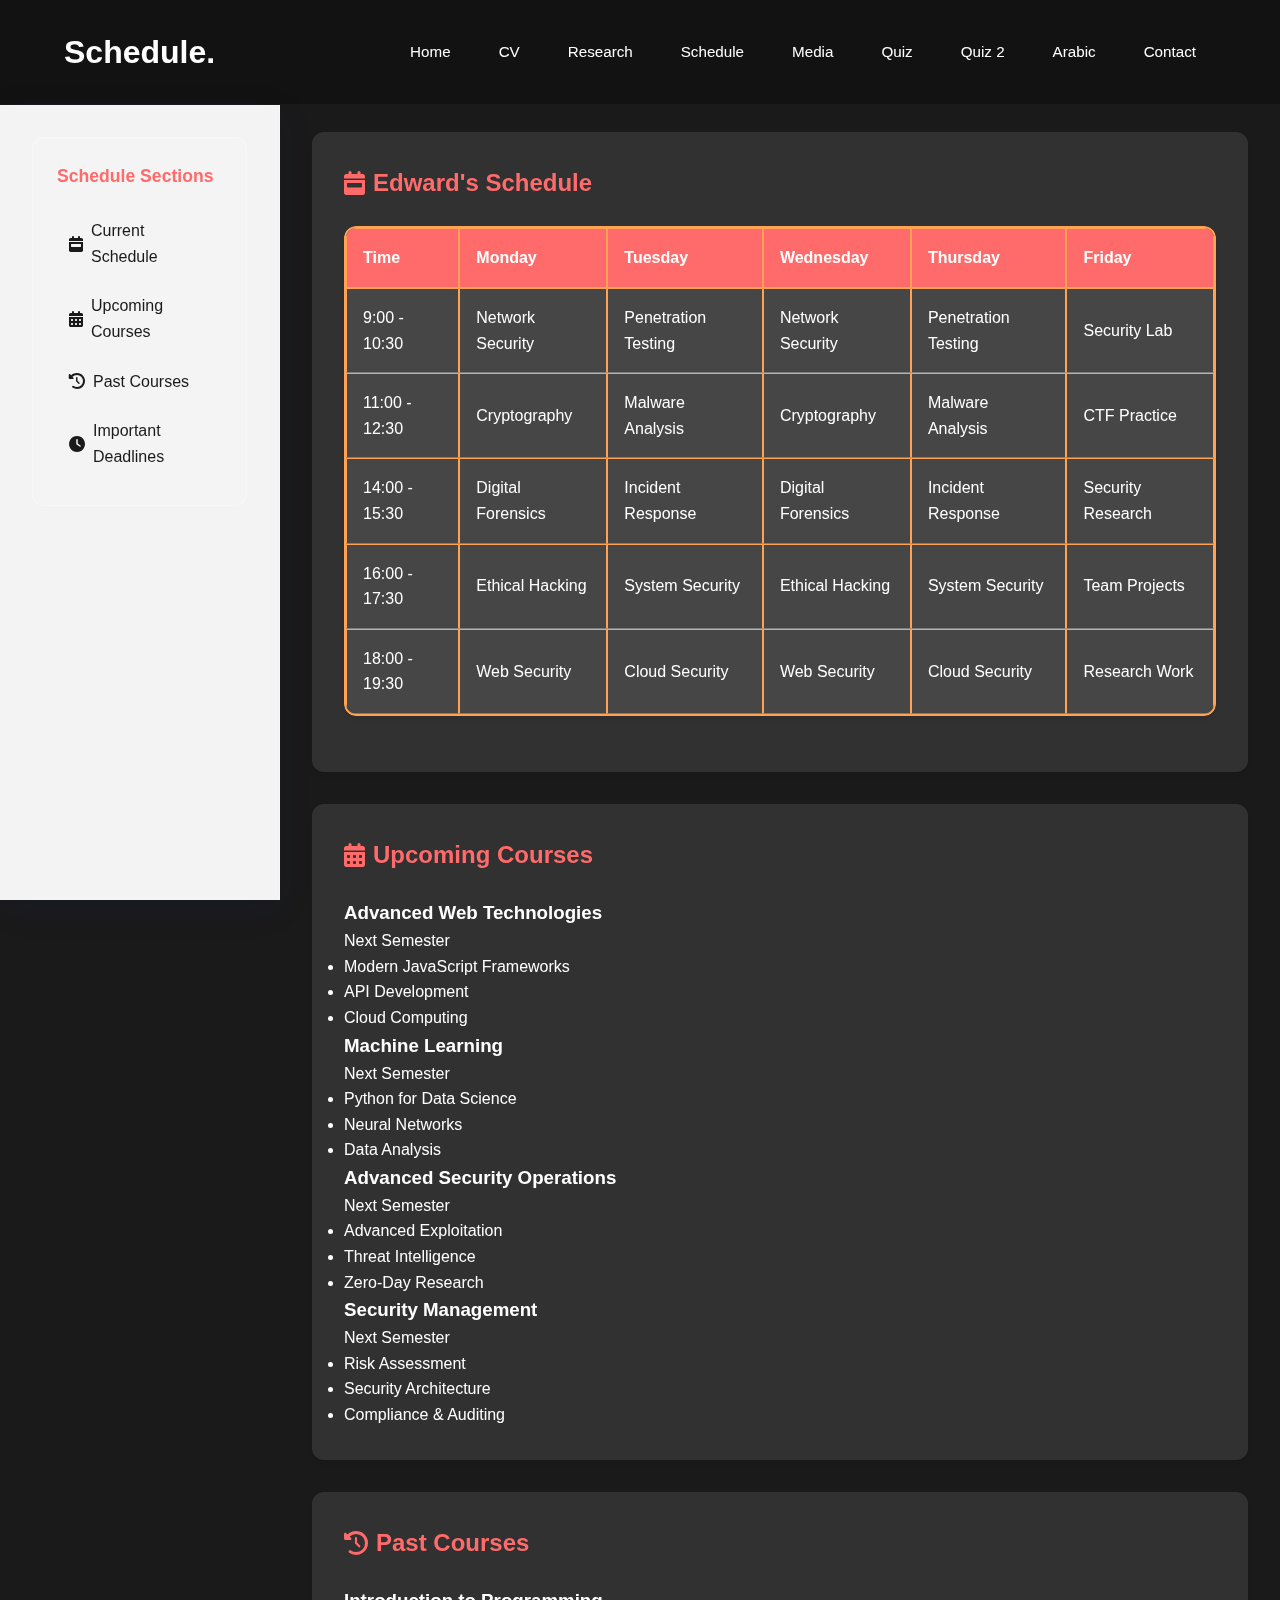
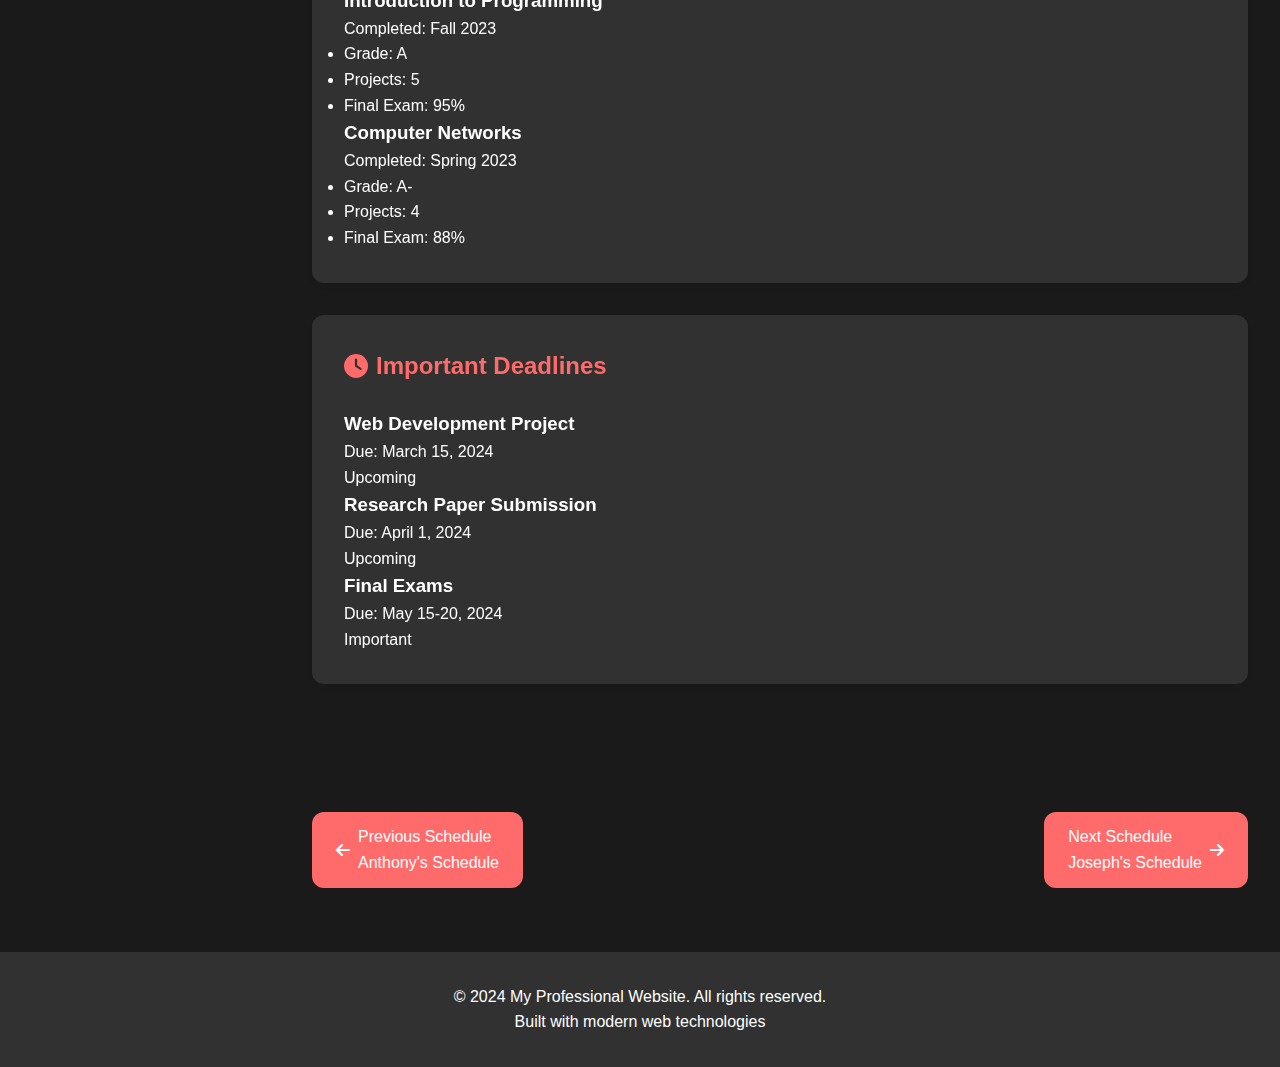
<file: schedule-edward.html>
<!DOCTYPE html>
<html lang="en">
<head>
    <meta charset="UTF-8">
    <meta name="viewport" content="width=device-width, initial-scale=1.0">
    <meta name="description" content="Academic course schedule and commitments">
    <meta name="theme-color" content="#2563eb">
    <title>Schedule - My Professional Website</title>
    <link rel="stylesheet" href="css/styles.css">
    <link rel="preconnect" href="https://fonts.googleapis.com">
    <link rel="preconnect" href="https://fonts.gstatic.com" crossorigin>
    <link href="https://fonts.googleapis.com/css2?family=JetBrains+Mono:wght@400;500;600;700&display=swap" rel="stylesheet">
    <link href="https://fonts.googleapis.com/css2?family=Noto+Sans+Arabic:wght@400;500;600;700&display=swap" rel="stylesheet">
    <link rel="stylesheet" href="https://cdnjs.cloudflare.com/ajax/libs/font-awesome/6.0.0/css/all.min.css">
</head>
<body>
    <div class="layout">
        <button class="sidebar-toggle" id="sidebarToggle">
            <i class="fas fa-bars"></i>
        </button>

        <header>
            <div class="logo">
                <a href="schedule-edward.html">Schedule.</a>
            </div>
            <button class="mobile-menu-toggle" id="mobileMenuToggle">
                <i class="fas fa-bars"></i>
            </button>
            <nav>
                <ul>
                    <li><a href="index.html">Home</a></li>
                    <li class="cv-switcher">
                        <a href="cv-anthony.html">CV</a>
                        <div class="cv-dropdown">
                            <a href="cv-anthony.html">
                                <span class="name">Anthony Abdo</span>
                                <span class="role">Web Developer</span>
                            </a>
                            <a href="cv-joseph.html">
                                <span class="name">Joseph Smith</span>
                                <span class="role">UX/UI Designer</span>
                            </a>
                            <a href="cv-edward.html">
                                <span class="name">Edward Khazzoum</span>
                                <span class="role">Software Engineer</span>
                            </a>
                        </div>
                    </li>
                    <li><a href="research.html">Research</a></li>
                    <li class="schedule-switcher">
                        <a href="schedule-anthony.html">Schedule</a>
                        <div class="cv-dropdown">
                            <a href="cv-anthony.html">
                                <span class="name">Anthony Abdo</span>
                                <span class="role">Web Developer</span>
                            </a>
                            <a href="cv-joseph.html">
                                <span class="name">Joseph Azzi</span>
                                <span class="role">Private Security Contractor</span>
                            </a>
                            <a href="cv-edward.html">
                                <span class="name">Edward Khazzoum</span>
                                <span class="role">Cybersecurity Expert</span>
                            </a>
                        </div>
                    </li>
                    <li><a href="media.html">Media</a></li>
                    <li><a href="quiz.html">Quiz</a></li>
                    <li><a href="quiz2.html">Quiz 2</a></li>
                    <li><a href="arabic.html">Arabic</a></li>
                    <li><a href="contact.html">Contact</a></li>
                </ul>
            </nav>
        </header>

        <aside class="sidebar" id="sidebar">
            <div class="sidebar-content">
                <h3>Schedule Sections</h3>
                <ul>
                    <li><a href="#current"><i class="fas fa-calendar-week"></i> Current Schedule</a></li>
                    <li><a href="#upcoming"><i class="fas fa-calendar-alt"></i> Upcoming Courses</a></li>
                    <li><a href="#past"><i class="fas fa-history"></i> Past Courses</a></li>
                    <li><a href="#deadlines"><i class="fas fa-clock"></i> Important Deadlines</a></li>
                </ul>
            </div>
        </aside>

        <main class="main-content with-sidebar" id="mainContent">
            <section id="current">
                <h2><i class="fas fa-calendar-week"></i> Edward's Schedule</h2>
                <div class="schedule-table">
                    <table>
                        <thead>
                            <tr>
                                <th>Time</th>
                                <th>Monday</th>
                                <th>Tuesday</th>
                                <th>Wednesday</th>
                                <th>Thursday</th>
                                <th>Friday</th>
                            </tr>
                        </thead>
                        <tbody>
                            <tr>
                                <td>9:00 - 10:30</td>
                                <td>Network Security</td>
                                <td>Penetration Testing</td>
                                <td>Network Security</td>
                                <td>Penetration Testing</td>
                                <td>Security Lab</td>
                            </tr>
                            <tr>
                                <td>11:00 - 12:30</td>
                                <td>Cryptography</td>
                                <td>Malware Analysis</td>
                                <td>Cryptography</td>
                                <td>Malware Analysis</td>
                                <td>CTF Practice</td>
                            </tr>
                            <tr>
                                <td>14:00 - 15:30</td>
                                <td>Digital Forensics</td>
                                <td>Incident Response</td>
                                <td>Digital Forensics</td>
                                <td>Incident Response</td>
                                <td>Security Research</td>
                            </tr>
                            <tr>
                                <td>16:00 - 17:30</td>
                                <td>Ethical Hacking</td>
                                <td>System Security</td>
                                <td>Ethical Hacking</td>
                                <td>System Security</td>
                                <td>Team Projects</td>
                            </tr>
                            <tr>
                                <td>18:00 - 19:30</td>
                                <td>Web Security</td>
                                <td>Cloud Security</td>
                                <td>Web Security</td>
                                <td>Cloud Security</td>
                                <td>Research Work</td>
                            </tr>
                        </tbody>
                    </table>
                </div>
            </section>

            <section id="upcoming">
                <h2><i class="fas fa-calendar-alt"></i> Upcoming Courses</h2>
                <div class="course-grid">
                    <div class="course-card">
                        <h3>Advanced Web Technologies</h3>
                        <p>Next Semester</p>
                        <ul>
                            <li>Modern JavaScript Frameworks</li>
                            <li>API Development</li>
                            <li>Cloud Computing</li>
                        </ul>
                    </div>
                    <div class="course-card">
                        <h3>Machine Learning</h3>
                        <p>Next Semester</p>
                        <ul>
                            <li>Python for Data Science</li>
                            <li>Neural Networks</li>
                            <li>Data Analysis</li>
                        </ul>
                    </div>
                    <div class="course-card">
                        <h3>Advanced Security Operations</h3>
                        <p>Next Semester</p>
                        <ul>
                            <li>Advanced Exploitation</li>
                            <li>Threat Intelligence</li>
                            <li>Zero-Day Research</li>
                        </ul>
                    </div>
                    <div class="course-card">
                        <h3>Security Management</h3>
                        <p>Next Semester</p>
                        <ul>
                            <li>Risk Assessment</li>
                            <li>Security Architecture</li>
                            <li>Compliance & Auditing</li>
                        </ul>
                    </div>
                </div>
            </section>

            <section id="past">
                <h2><i class="fas fa-history"></i> Past Courses</h2>
                <div class="course-grid">
                    <div class="course-card">
                        <h3>Introduction to Programming</h3>
                        <p>Completed: Fall 2023</p>
                        <ul>
                            <li>Grade: A</li>
                            <li>Projects: 5</li>
                            <li>Final Exam: 95%</li>
                        </ul>
                    </div>
                    <div class="course-card">
                        <h3>Computer Networks</h3>
                        <p>Completed: Spring 2023</p>
                        <ul>
                            <li>Grade: A-</li>
                            <li>Projects: 4</li>
                            <li>Final Exam: 88%</li>
                        </ul>
                    </div>
                </div>
            </section>

            <section id="deadlines">
                <h2><i class="fas fa-clock"></i> Important Deadlines</h2>
                <div class="deadlines-list">
                    <div class="deadline-item">
                        <h3>Web Development Project</h3>
                        <p>Due: March 15, 2024</p>
                        <span class="deadline-status">Upcoming</span>
                    </div>
                    <div class="deadline-item">
                        <h3>Research Paper Submission</h3>
                        <p>Due: April 1, 2024</p>
                        <span class="deadline-status">Upcoming</span>
                    </div>
                    <div class="deadline-item">
                        <h3>Final Exams</h3>
                        <p>Due: May 15-20, 2024</p>
                        <span class="deadline-status">Important</span>
                    </div>
                </div>
            </section>
        </main>

        <div class="schedule-navigation">
            <a href="schedule-anthony.html" class="prev-schedule">
                <i class="fas fa-arrow-left"></i>
                <div>
                    <span>Previous Schedule</span>
                    <div>Anthony's Schedule</div>
                </div>
            </a>
            <a href="schedule-joseph.html" class="next-schedule">
                <div>
                    <span>Next Schedule</span>
                    <div>Joseph's Schedule</div>
                </div>
                <i class="fas fa-arrow-right"></i>
            </a>
        </div>

        <footer>
            <p>&copy; 2024 My Professional Website. All rights reserved.</p>
            <p class="footer-tech">Built with modern web technologies</p>
        </footer>
    </div>

    <script src="js/main.js"></script>
</body>
</html>
</file>
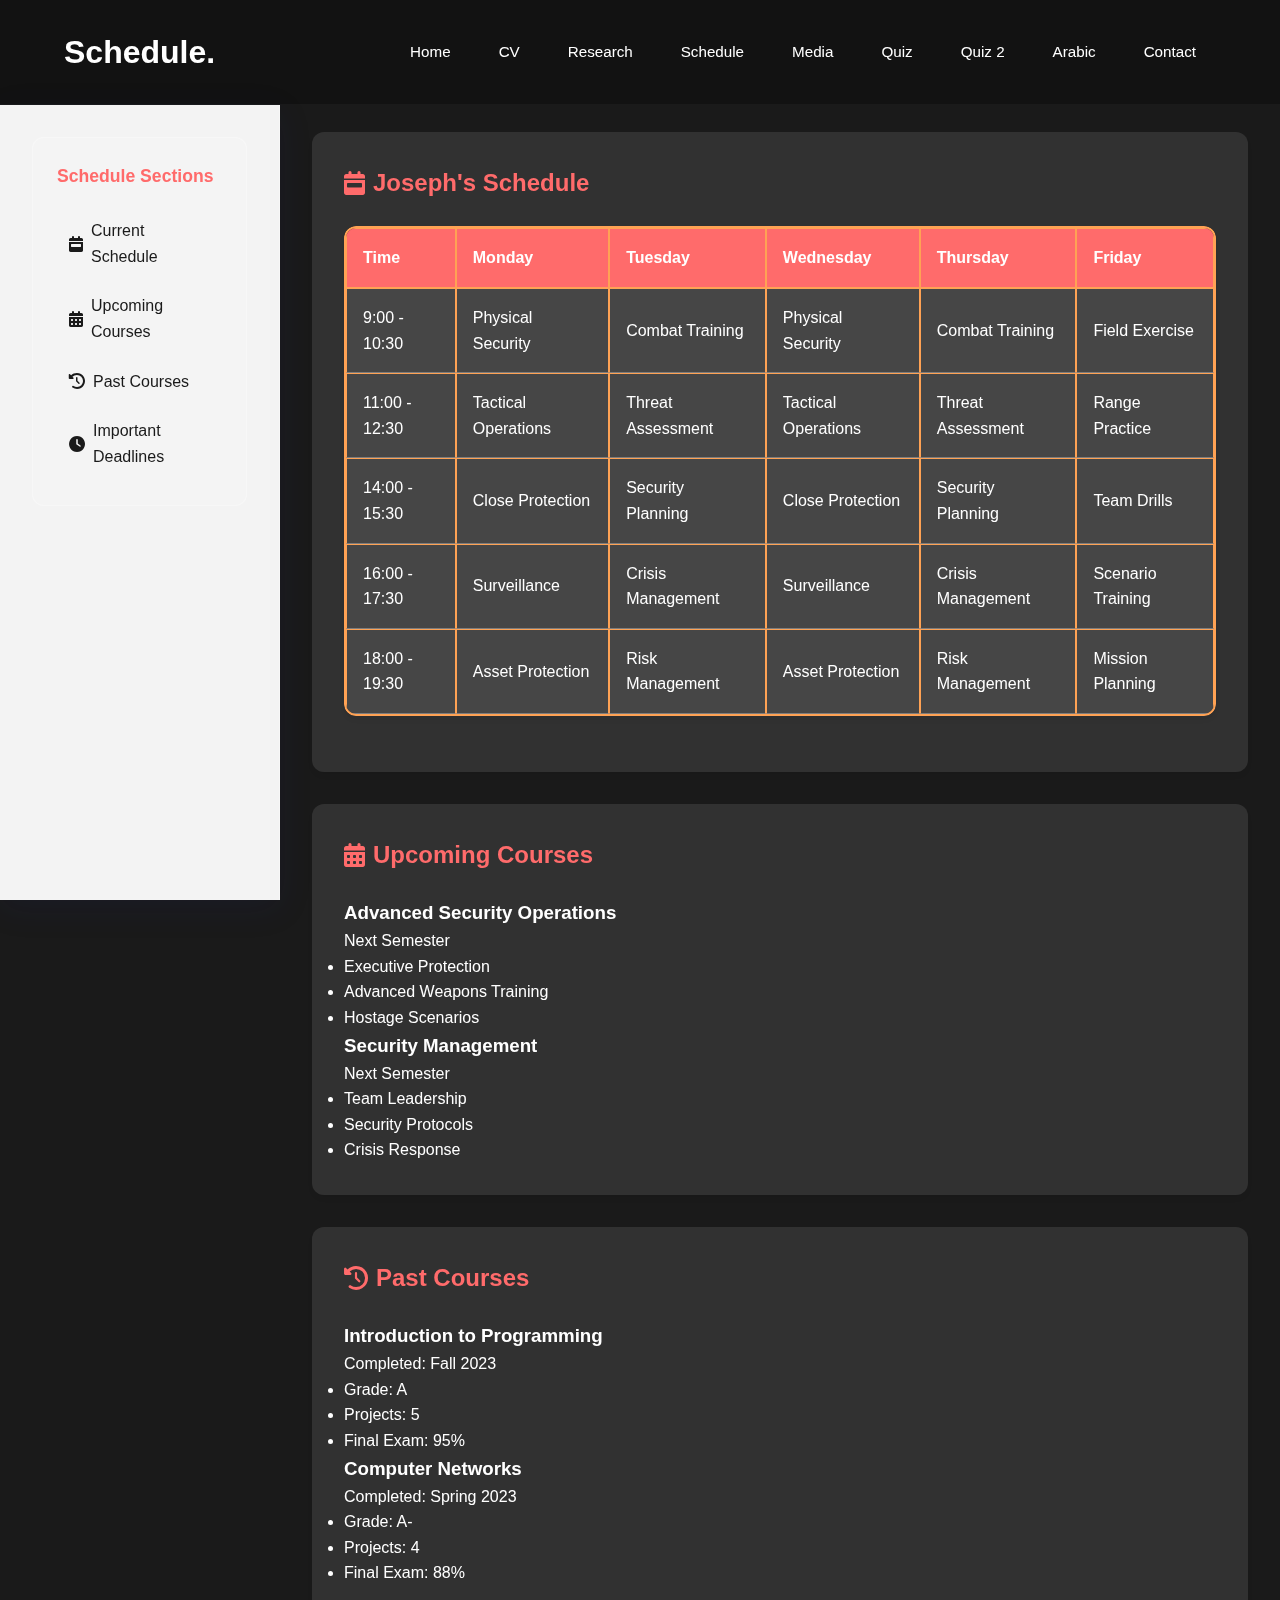
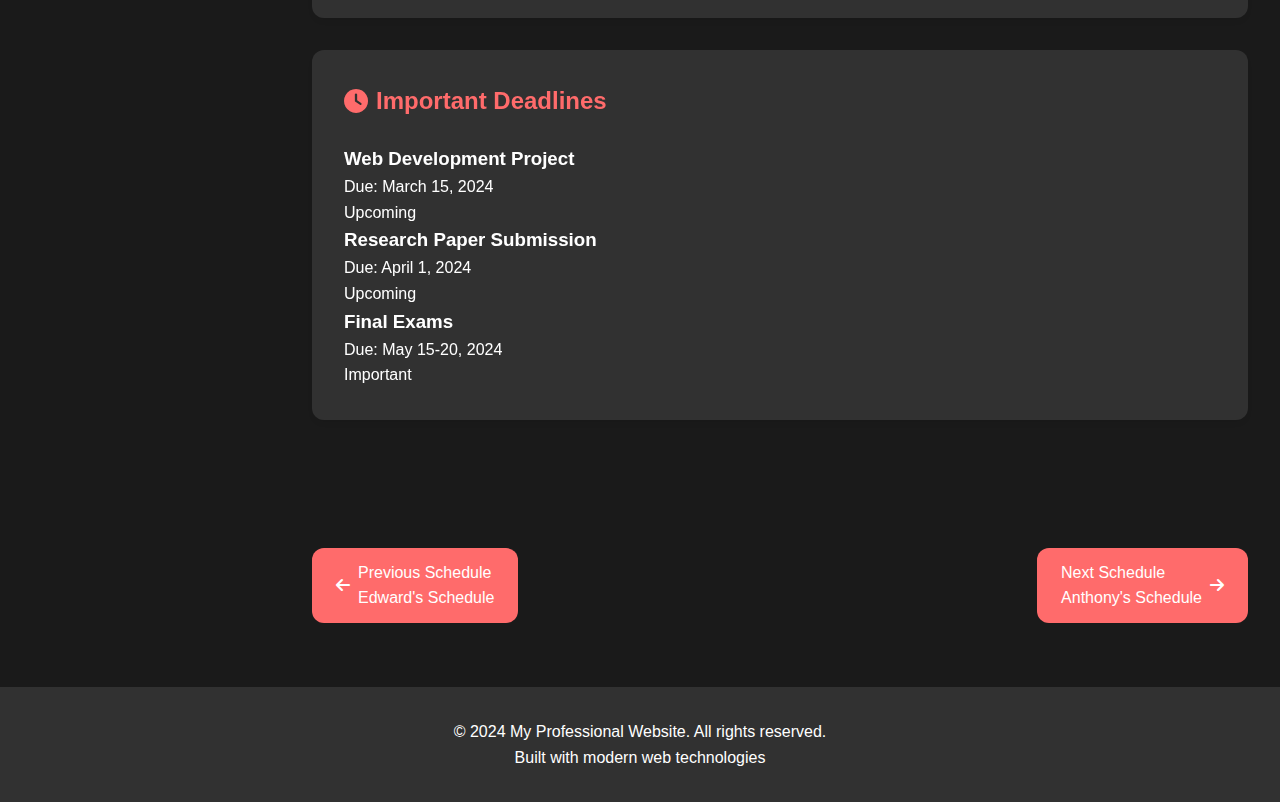
<file: schedule-joseph.html>
<!DOCTYPE html>
<html lang="en">
<head>
    <meta charset="UTF-8">
    <meta name="viewport" content="width=device-width, initial-scale=1.0">
    <meta name="description" content="Academic course schedule and commitments">
    <meta name="theme-color" content="#2563eb">
    <title>Schedule - My Professional Website</title>
    <link rel="stylesheet" href="css/styles.css">
    <link rel="preconnect" href="https://fonts.googleapis.com">
    <link rel="preconnect" href="https://fonts.gstatic.com" crossorigin>
    <link href="https://fonts.googleapis.com/css2?family=JetBrains+Mono:wght@400;500;600;700&display=swap" rel="stylesheet">
    <link href="https://fonts.googleapis.com/css2?family=Noto+Sans+Arabic:wght@400;500;600;700&display=swap" rel="stylesheet">
    <link rel="stylesheet" href="https://cdnjs.cloudflare.com/ajax/libs/font-awesome/6.0.0/css/all.min.css">
</head>
<body>
    <div class="layout">
        <button class="sidebar-toggle" id="sidebarToggle">
            <i class="fas fa-bars"></i>
        </button>

        <header>
            <div class="logo">
                <a href="schedule-joseph.html">Schedule.</a>
            </div>
            <button class="mobile-menu-toggle" id="mobileMenuToggle">
                <i class="fas fa-bars"></i>
            </button>
            <nav>
                <ul>
                    <li><a href="index.html">Home</a></li>
                    <li class="cv-switcher">
                        <a href="cv-anthony.html">CV</a>
                        <div class="cv-dropdown">
                            <a href="cv-anthony.html">
                                <span class="name">Anthony Abdo</span>
                                <span class="role">Web Developer</span>
                            </a>
                            <a href="cv-joseph.html">
                                <span class="name">Joseph Azzi</span>
                                <span class="role">Private Security Contractor</span>
                            </a>
                            <a href="cv-edward.html">
                                <span class="name">Edward Khazzoum</span>
                                <span class="role">Cybersecurity Expert</span>
                            </a>
                        </div>
                    </li>
                    <li><a href="research.html">Research</a></li>
                    <li class="schedule-switcher">
                        <a href="schedule-anthony.html">Schedule</a>
                        <div class="schedule-dropdown">
                            <a href="schedule-anthony.html">
                                <span class="name">Anthony's Schedule</span>
                                <span class="role">Computer Science</span>
                            </a>
                            <a href="schedule-joseph.html">
                                <span class="name">Joseph's Schedule</span>
                                <span class="role">Security Operations</span>
                            </a>
                            <a href="schedule-edward.html">
                                <span class="name">Edward's Schedule</span>
                                <span class="role">Software Engineering</span>
                            </a>
                        </div>
                    </li>
                    <li><a href="media.html">Media</a></li>
                    <li><a href="quiz.html">Quiz</a></li>
                    <li><a href="quiz2.html">Quiz 2</a></li>
                    <li><a href="arabic.html">Arabic</a></li>
                    <li><a href="contact.html">Contact</a></li>
                </ul>
            </nav>
        </header>

        <aside class="sidebar" id="sidebar">
            <div class="sidebar-content">
                <h3>Schedule Sections</h3>
                <ul>
                    <li><a href="#current"><i class="fas fa-calendar-week"></i> Current Schedule</a></li>
                    <li><a href="#upcoming"><i class="fas fa-calendar-alt"></i> Upcoming Courses</a></li>
                    <li><a href="#past"><i class="fas fa-history"></i> Past Courses</a></li>
                    <li><a href="#deadlines"><i class="fas fa-clock"></i> Important Deadlines</a></li>
                </ul>
            </div>
        </aside>

        <main class="main-content with-sidebar" id="mainContent">
            <section id="current">
                <h2><i class="fas fa-calendar-week"></i> Joseph's Schedule</h2>
                <div class="schedule-table">
                    <table>
                        <thead>
                            <tr>
                                <th>Time</th>
                                <th>Monday</th>
                                <th>Tuesday</th>
                                <th>Wednesday</th>
                                <th>Thursday</th>
                                <th>Friday</th>
                            </tr>
                        </thead>
                        <tbody>
                            <tr>
                                <td>9:00 - 10:30</td>
                                <td>Physical Security</td>
                                <td>Combat Training</td>
                                <td>Physical Security</td>
                                <td>Combat Training</td>
                                <td>Field Exercise</td>
                            </tr>
                            <tr>
                                <td>11:00 - 12:30</td>
                                <td>Tactical Operations</td>
                                <td>Threat Assessment</td>
                                <td>Tactical Operations</td>
                                <td>Threat Assessment</td>
                                <td>Range Practice</td>
                            </tr>
                            <tr>
                                <td>14:00 - 15:30</td>
                                <td>Close Protection</td>
                                <td>Security Planning</td>
                                <td>Close Protection</td>
                                <td>Security Planning</td>
                                <td>Team Drills</td>
                            </tr>
                            <tr>
                                <td>16:00 - 17:30</td>
                                <td>Surveillance</td>
                                <td>Crisis Management</td>
                                <td>Surveillance</td>
                                <td>Crisis Management</td>
                                <td>Scenario Training</td>
                            </tr>
                            <tr>
                                <td>18:00 - 19:30</td>
                                <td>Asset Protection</td>
                                <td>Risk Management</td>
                                <td>Asset Protection</td>
                                <td>Risk Management</td>
                                <td>Mission Planning</td>
                            </tr>
                        </tbody>
                    </table>
                </div>
            </section>

            <section id="upcoming">
                <h2><i class="fas fa-calendar-alt"></i> Upcoming Courses</h2>
                <div class="course-grid">
                    <div class="course-card">
                        <h3>Advanced Security Operations</h3>
                        <p>Next Semester</p>
                        <ul>
                            <li>Executive Protection</li>
                            <li>Advanced Weapons Training</li>
                            <li>Hostage Scenarios</li>
                        </ul>
                    </div>
                    <div class="course-card">
                        <h3>Security Management</h3>
                        <p>Next Semester</p>
                        <ul>
                            <li>Team Leadership</li>
                            <li>Security Protocols</li>
                            <li>Crisis Response</li>
                        </ul>
                    </div>
                </div>
            </section>

            <section id="past">
                <h2><i class="fas fa-history"></i> Past Courses</h2>
                <div class="course-grid">
                    <div class="course-card">
                        <h3>Introduction to Programming</h3>
                        <p>Completed: Fall 2023</p>
                        <ul>
                            <li>Grade: A</li>
                            <li>Projects: 5</li>
                            <li>Final Exam: 95%</li>
                        </ul>
                    </div>
                    <div class="course-card">
                        <h3>Computer Networks</h3>
                        <p>Completed: Spring 2023</p>
                        <ul>
                            <li>Grade: A-</li>
                            <li>Projects: 4</li>
                            <li>Final Exam: 88%</li>
                        </ul>
                    </div>
                </div>
            </section>

            <section id="deadlines">
                <h2><i class="fas fa-clock"></i> Important Deadlines</h2>
                <div class="deadlines-list">
                    <div class="deadline-item">
                        <h3>Web Development Project</h3>
                        <p>Due: March 15, 2024</p>
                        <span class="deadline-status">Upcoming</span>
                    </div>
                    <div class="deadline-item">
                        <h3>Research Paper Submission</h3>
                        <p>Due: April 1, 2024</p>
                        <span class="deadline-status">Upcoming</span>
                    </div>
                    <div class="deadline-item">
                        <h3>Final Exams</h3>
                        <p>Due: May 15-20, 2024</p>
                        <span class="deadline-status">Important</span>
                    </div>
                </div>
            </section>
        </main>

        <div class="schedule-navigation">
            <a href="schedule-edward.html" class="prev-schedule">
                <i class="fas fa-arrow-left"></i>
                <div>
                    <span>Previous Schedule</span>
                    <div>Edward's Schedule</div>
                </div>
            </a>
            <a href="schedule-anthony.html" class="next-schedule">
                <div>
                    <span>Next Schedule</span>
                    <div>Anthony's Schedule</div>
                </div>
                <i class="fas fa-arrow-right"></i>
            </a>
        </div>

        <footer>
            <p>&copy; 2024 My Professional Website. All rights reserved.</p>
            <p class="footer-tech">Built with modern web technologies</p>
        </footer>
    </div>

    <script src="js/main.js"></script>
</body>
</html>
</file>
<file: css/styles.css>
/* 1. Variables */
:root {
  --primary-color: #ff6b6b;
  --middle-color: #ffa254;
  --secondary-color: #ffd93d;
  --dark-color: #1a1a1a;
  --light-color: #ffffff;
  --surface-color: rgba(255, 255, 255, 0.1);
  --glass-bg: rgba(255, 255, 255, 0.95);
  --glass-border: rgba(255, 255, 255, 0.3);
  --glass-shadow: 0 8px 32px 0 rgba(31, 38, 135, 0.1);
  --sidebar-width: 280px;
  --header-height: 70px;
  --card-shadow: 0 4px 6px -1px rgba(0, 0, 0, 0.05),
    0 2px 4px -1px rgba(0, 0, 0, 0.03);
  --hover-shadow: 0 10px 15px -3px rgba(0, 0, 0, 0.1),
    0 4px 6px -2px rgba(0, 0, 0, 0.05);
  --border-radius: 12px;
}

/* 2. Reset & Base Styles */
* {
  margin: 0;
  padding: 0;
  box-sizing: border-box;
}
body {
  font-family: "Poppins", sans-serif;
  line-height: 1.6;
  color: var(--light-color);
  background-color: var(--dark-color);
  min-height: 100vh;
}

/* 3. Typography & Links */
a {
  color: var(--primary-color);
  text-decoration: none;
}

/* 4. Layout & Structure */
.layout {
  min-height: 100vh;
  position: relative;
  display: flex;
  flex-direction: column;
  padding-left: 0;
}

.layout.with-sidebar {
  padding-left: var(--sidebar-width);
}

/* 5. Header & Navigation */
header {
  position: fixed;
  top: 0;
  left: 0;
  right: 0;
  padding: 1.5rem 4rem;
  display: flex;
  justify-content: space-between;
  align-items: center;
  z-index: 100;
  background: rgba(0, 0, 0, 0.3);
}

.logo a {
  font-size: 2rem;
  font-weight: 700;
  color: var(--light-color);
  text-decoration: none;
}

.mobile-menu-toggle {
  display: none;
  background: none;
  border: none;
  color: var(--light-color);
  font-size: 1.5rem;
  cursor: pointer;
  padding: 0.5rem;
  width: 40px;
  height: 40px;
  border-radius: 50%;
  position: relative;
  z-index: 1000;
}

nav {
  display: flex;
}

nav ul {
  display: flex;
  gap: 1.5rem;
  list-style: none;
  flex-wrap: wrap;
  padding: 0.5rem;
}

nav ul li {
  position: relative;
}

nav ul li a {
  color: var(--light-color);
  text-decoration: none;
  font-size: 0.95rem;
  font-weight: 500;
  padding: 0.5rem 0.75rem;
  border-radius: var(--border-radius);
  display: flex;
  align-items: center;
  gap: 0.5rem;
}

nav ul li a:hover,
nav ul li a.active {
  color: var(--primary-color);
}

/* 6. Sidebar */
.sidebar-toggle {
  position: fixed;
  top: 1.8rem;
  left: 1rem;
  z-index: 1000;
  background: var(--primary-color);
  color: white;
  border: none;
  padding: 0.75rem;
  border-radius: 50%;
  cursor: pointer;
  display: none;
  align-items: center;
  justify-content: center;
  box-shadow: 0 2px 4px rgba(0, 0, 0, 0.1);
}

.sidebar-toggle:hover {
  background: var(--primary-dark);
  transform: scale(1.05);
}

.sidebar-toggle i {
  font-size: 1.25rem;
}

.sidebar {
  width: var(--sidebar-width);
  background: var(--glass-bg);
  border-right: 1px solid var(--glass-border);
  position: fixed;
  top: 105px;
  left: 0;
  bottom: 0;
  padding: 2rem;
  overflow-y: auto;
  box-shadow: var(--glass-shadow);
  transform: translateX(-100%);
}

.sidebar.active {
  transform: translateX(0);
}

.main-content.with-sidebar {
  max-width: calc(1200px - var(--sidebar-width));
  width: calc(100% - var(--sidebar-width));
}

.sidebar-content {
  background: var(--surface-color);
  padding: 1.5rem;
  border-radius: var(--border-radius);
  border: 1px solid var(--glass-border);
}

.sidebar h3 {
  color: var(--primary-color);
  margin-bottom: 1rem;
  font-size: 1.1rem;
  font-weight: 600;
}

.sidebar ul {
  list-style: none;
}

.sidebar ul li a {
  color: var(--dark-color);
  text-decoration: none;
  padding: 0.75rem;
  border-radius: var(--border-radius);
  display: flex;
  align-items: center;
  gap: 0.5rem;
  cursor: poi;
}

/* 7. Main Content */
.main-content {
  flex: 1;
  margin: 100px auto 0;
  padding: 2rem;
  width: 100%;
  max-width: 1200px;
  position: relative;
  z-index: 1;
}

section {
  background: var(--surface-color);
  padding: 2rem;
  border-radius: var(--border-radius);
  box-shadow: var(--card-shadow);
  margin-bottom: 2rem;
}

section h2 {
  color: var(--primary-color);
  margin-bottom: 1.5rem;
  display: flex;
  align-items: center;
  gap: 0.5rem;
}

/* 8. Hero Section */
.hero {
  min-height: calc(100vh - var(--header-height));
  display: flex;
  align-items: center;
  justify-content: center;
  padding: 4rem 2rem;
  position: relative;
  overflow: hidden;
  background-image: url("images/background.jpg");
  background-size: cover;
  background-position: center;
  background-repeat: no-repeat;
  background-attachment: fixed;
  position: relative;
}

.hero::before {
  content: "";
  position: absolute;
  top: 0;
  left: 0;
  right: 0;
  bottom: 0;
  background: rgba(0, 0, 0, 0.5);
  opacity: 0.1;
  z-index: -1;
}

.hero-content {
  max-width: 800px;
  text-align: center;
  position: relative;
  z-index: 1;
}

.hero h1 {
  font-size: 4rem;
  font-weight: 700;
  margin-bottom: 1rem;
  line-height: 1.2;
}

.hero .greeting {
  display: block;
  font-size: 1.5rem;
  color: var(--primary-color);
  margin-bottom: 0.5rem;
}

.hero .intro {
  display: block;
  color: var(--primary-color);
}

.hero .tagline {
  font-size: 1.5rem;
  color: var(--light-color);
  margin-bottom: 2rem;
  opacity: 0.9;
}

.cta-group {
  display: flex;
  flex-direction: column;
  align-items: center;
  gap: 1rem;
}

.cta-button {
  display: inline-block;
  padding: 1rem 2rem;
  background: var(--primary-color);
  color: var(--light-color);
  text-decoration: none;
  border-radius: var(--border-radius);
  font-weight: 600;
}

.cta-button:hover {
  box-shadow: var(--hover-shadow);
}

.email-link {
  color: var(--light-color);
  text-decoration: none;
  opacity: 0.8;
}

.email-link:hover {
  opacity: 1;
}

/* 9. About Section */
.about-section {
  padding: 4rem 2rem;
  background: var(--surface-color);
}

.about-content {
  max-width: 1200px;
  margin: 0 auto;
}

.about-content h2 {
  text-align: center;
  margin-bottom: 2rem;
  font-size: 2.5rem;
}

.about-content p {
  text-align: center;
  max-width: 800px;
  margin: 0 auto 2rem;
  font-size: 1.1rem;
  line-height: 1.8;
}

/* 10. CV & Timeline */
.cv-container {
  max-width: 1200px;
  margin: 2rem auto;
  padding: 2rem;
  background: var(--surface-color);
  border-radius: 1rem;
  box-shadow: var(--card-shadow);
}

.info-grid {
  display: grid;
  grid-template-columns: repeat(auto-fit, minmax(300px, 1fr));
  gap: 2rem;
  margin-bottom: 3rem;
}

.info-item {
  padding: 1.5rem;
  background: rgba(255, 255, 255, 0.05);
  border-radius: 0.75rem;
  backdrop-filter: blur(5px);
}

.timeline {
  position: relative;
  padding: 2rem 0;
}

.timeline::before {
  content: "";
  position: absolute;
  left: 50%;
  top: 0;
  bottom: 0;
  width: 2px;
  background: var(--primary-color);
  transform: translateX(-50%);
}

.timeline-item {
  position: relative;
  margin-bottom: 2rem;
  width: 50%;
  padding: 1.5rem;
  background: rgba(255, 255, 255, 0.1);
  border-radius: var(--border-radius);
  border: 1px solid rgba(255, 255, 255, 0.1);
  box-shadow: 0 4px 6px rgba(0, 0, 0, 0.1);
}

.timeline-item:nth-child(odd) {
  margin-left: 50%;
}

.timeline-item:nth-child(even) {
  margin-right: 50%;
}

/* 11. Skills & Features */
.skills-grid {
  display: grid;
  grid-template-columns: repeat(auto-fit, minmax(250px, 1fr));
  gap: 2rem;
  margin-bottom: 3rem;
}

.skill-category {
  padding: 1.5rem;
  background: rgba(255, 255, 255, 0.05);
  border-radius: 0.75rem;
  backdrop-filter: blur(5px);
}

.website-features {
  display: grid;
  grid-template-columns: repeat(auto-fit, minmax(300px, 1fr));
  gap: 2rem;
  margin-bottom: 3rem;
}

.website-features ul {
  list-style: none;
}

.website-features li {
  display: flex;
  align-items: center;
  gap: 1rem;
  padding: 1rem;
  background: rgba(255, 255, 255, 0.05);
  border-radius: var(--border-radius);
  margin-bottom: 1rem;
}

.website-features li:hover {
  background-color: rgba(255, 255, 255, 0.1);
}

.website-features i {
  color: var(--primary-color);
  font-size: 1.2rem;
}

.tech-stack {
  text-align: center;
  margin-top: 3rem;
}

.tech-stack h3 {
  margin-bottom: 1.5rem;
  font-size: 1.5rem;
  color: var(--primary-color);
}

.tech-stack ul {
  display: flex;
  justify-content: center;
  gap: 2rem;
  list-style: none;
  flex-wrap: wrap;
}

.tech-stack li {
  display: flex;
  align-items: center;
  gap: 0.5rem;
  padding: 0.75rem 1.5rem;
  background: rgba(255, 255, 255, 0.05);
  border-radius: var(--border-radius);
}

.tech-stack li:hover {
  background-color: rgba(255, 255, 255, 0.1);
}

.tech-stack i {
  font-size: 1.5rem;
  color: var(--primary-color);
}

/* 12. Tables & Schedule */
table {
  border: 2px solid var(--middle-color);
  border-spacing: 0;
  border-radius: var(--border-radius);
  overflow: hidden;
}

table th,
table td {
  border: 1px solid var(--middle-color);
  padding: 8px;
  text-align: left;
}

.arabic table th,
.arabic table td {
  text-align: right;
}

table th {
  background-color: var(--surface-color);
  color: var(--light-color);
}

.schedule-table {
  width: 100%;
  border-collapse: separate;
  border-spacing: 0;
  margin: 1.5rem 0;
  border-radius: var(--border-radius);
  overflow: hidden;
  box-shadow: var(--card-shadow);
}

.schedule-table th {
  background: var(--primary-color);
  color: white;
  padding: 1rem;
  text-align: left;
  font-weight: 600;
}

.schedule-table td {
  padding: 1rem;
  border-bottom: 1px solid var(--glass-border);
  background: var(--surface-color);
}

/* 13. Forms & Contact */
.contact-form {
  max-width: 800px;
  margin: 0 auto;
  padding: 2rem;
  background: var(--glass-bg);
  border-radius: var(--border-radius);
  box-shadow: var(--glass-shadow);
  border: 1px solid var(--glass-border);
}

.form-group {
  margin-bottom: 1.5rem;
  position: relative;
}

.form-group label {
  display: block;
  margin-bottom: 0.5rem;
  color: var(--dark-color);
  font-weight: 500;
  font-size: 0.95rem;
}

.form-group input,
.form-group textarea {
  width: 100%;
  padding: 0.75rem 1rem;
  border: 2px solid var(--glass-border);
  border-radius: var(--border-radius);
  background: rgba(255, 255, 255, 0.9);
  font-size: 1rem;
  color: var(--dark-color);
}

.form-group input:focus,
.form-group textarea:focus {
  outline: none;
  border-color: var(--primary-color);
  box-shadow: 0 0 0 3px rgba(255, 107, 107, 0.1);
}

.form-group textarea {
  resize: vertical;
  min-height: 120px;
}

.error-message {
  color: #ef4444;
  font-size: 0.875rem;
  margin-top: 0.25rem;
  display: none;
}

.error-message.show {
  display: block;
}

.submit-btn {
  /* Replace gradient with primary color */
  background: var(--primary-color);
  color: var(--light-color);
  border: none;
  padding: 0.75rem 1.5rem;
  border-radius: var(--border-radius);
  font-size: 1rem;
  font-weight: 600;
  cursor: pointer;
  display: flex;
  align-items: center;
  gap: 0.5rem;
  margin: 0 auto;
}

.submit-btn:hover {
  box-shadow: var(--hover-shadow);
}

.submit-btn i {
  font-size: 1.1rem;
}

/* 14. Components */
.cv-switcher,
.schedule-switcher {
  position: relative;
}

.cv-dropdown,
.schedule-dropdown {
  display: none;
  position: absolute;
  top: 100%;
  left: 0;
  background: var(--glass-bg);
  border-radius: var(--border-radius);
  box-shadow: var(--card-shadow);
  min-width: 250px;
  padding: 0.5rem;
  margin-top: 0.5rem;
  z-index: 1000;
  border: 1px solid var(--glass-border);
  opacity: 0;
}

.cv-switcher.active .cv-dropdown,
.schedule-switcher.active .schedule-dropdown {
  display: block;
  opacity: 1;
}

.cv-dropdown a,
.schedule-dropdown a {
  display: flex;
  flex-direction: column;
  padding: 0.75rem 1rem;
  color: var(--dark-color);
  text-decoration: none;
  border-radius: calc(var(--border-radius) - 4px);
}

.cv-dropdown a:hover,
.schedule-dropdown a:hover {
  background-color: rgba(0, 0, 0, 0.05);
}

.cv-dropdown a.active,
.schedule-dropdown a.active {
  background-color: rgba(0, 0, 0, 0.1);
}

.cv-dropdown .name,
.schedule-dropdown .name {
  font-weight: 600;
  font-size: 0.95rem;
}

.cv-dropdown .role,
.schedule-dropdown .role {
  font-size: 0.85rem;
  color: #666;
  margin-top: 0.25rem;
}

.cv-navigation,
.schedule-navigation {
  display: flex;
  justify-content: space-between;
  align-items: center;
  padding: 2rem;
  margin: 2rem 0;
  background: var(--dark-color);
}

.prev-cv,
.next-cv,
.prev-schedule,
.next-schedule {
  padding: 0.75rem 1.5rem;
  background: var(--primary-color);
  color: white;
  text-decoration: none;
  border-radius: var(--border-radius);
  font-weight: 500;
  display: flex;
  align-items: center;
  gap: 0.5rem;
}

.prev-cv {
  margin-right: auto;
}
.prev-schedule {
  margin-left: var(--sidebar-width);
}

.next-cv,
.next-schedule {
  margin-left: auto;
}

/* 15. Quiz */
.quiz {
  padding-bottom: 2em;
}

#wrapper #result {
  display: none;
}

#wrapper .question,
#wrapper #result {
  background: var(--surface-color);
  padding: 2rem;
  border-radius: var(--border-radius);
  box-shadow: var(--card-shadow);
  margin-bottom: 2rem;
}

.question h3 {
  margin-bottom: 1rem;
  color: var(--primary-color);
}

.quiz #submit1-btn,
.quiz #submit-btn,
.quiz #retake-btn,
.quiz #retake1-btn {
  background: var(--primary-color);
  color: white;
  border: none;
  padding: 0.75rem 1.5rem;
  border-radius: var(--border-radius);
  font-weight: 500;
}

.quiz #result {
  display: flex;
  justify-content: space-evenly;
}

/* 16. Footer */
footer {
  background: var(--surface-color);
  padding: 2rem;
  text-align: center;
  margin-top: auto;
  box-shadow: var(--card-shadow);
}

/* 17. Research Content */
#wrapper {
  width: 80%;
  margin: 0 auto;
  margin-top: 150px;
}

#wrapper .subject {
  background: var(--surface-color);
  padding: 2rem;
  border-radius: var(--border-radius);
  box-shadow: var(--card-shadow);
  margin-bottom: 2rem;
}

#wrapper .subject h2 {
  font-size: 2rem;
  margin-bottom: 1rem;
  margin-top: 1rem;
  color: var(--primary-color);
}

#wrapper .subject p {
  margin-top: 1em;
}

#wrapper .subject ul {
  padding: 1em;
}

#wrapper .subject p a:visited {
  color: var(--middle-color);
}

#wrapper .subject p a:hover {
  color: var(--middle-color);
  text-decoration: underline;
}

/* 18. Arabic Support */
.arabic {
  direction: rtl;
  text-align: right;
}

/* 19. Media Queries */
@media (max-width: 1024px) {
  .sidebar-toggle {
    display: flex;
  }

  .sidebar {
    transform: translateX(-100%);
    z-index: 1000;
    position: fixed;
    top: 80px;
    left: 0;
    bottom: 0;
    width: 280px;
    background: var(--glass-bg);

    border-right: 1px solid var(--glass-border);
    box-shadow: var(--glass-shadow);
  }

  .sidebar.active {
    transform: translateX(0);
  }
  .main-content.with-sidebar {
    margin-left: 0;
    width: 100%;
    max-width: 1200px;
  }
  .prev-schedule {
    margin-left: 0;
  }
}

@media (min-width: 1025px) {
  .sidebar {
    transform: translateX(0);
    position: fixed;
    top: 105px;
    left: 0;
    bottom: 0;
  }

  .main-content.with-sidebar {
    margin-left: var(--sidebar-width);
    max-width: calc(1400px - var(--sidebar-width));
    width: calc(100% - var(--sidebar-width));
  }
}

@media (max-width: 768px) {
  header {
    padding: 1rem 3.5rem;
    position: fixed;
    top: 0;
    left: 0;
    right: 0;
  }

  .sidebar-toggle {
    top: 1rem;
    left: 1rem;
  }

  .logo {
    margin-left: 2.5rem;
  }

  .mobile-menu-toggle {
    display: block;
    position: absolute;
    right: 1rem;
    top: 1rem;
    z-index: 1001;
  }
  nav {
    display: none;
    position: fixed;
    top: var(--header-height);
    left: 0;
    right: 0;
    background: rgba(0, 0, 0, 0.9);
    padding: 1rem;
    z-index: 1000;
    height: auto;
  }
  nav.active {
    display: block;
  }
  nav ul {
    flex-direction: column;
    gap: 0.5rem;
    width: 100%;
    padding: 0;
    margin: 0;
  }
  nav ul li {
    width: 100%;
    text-align: center;
  }
  nav ul li a {
    display: block;
    padding: 1rem;
    text-align: center;
    color: var(--light-color);
    font-size: 1.1rem;
    border-radius: var(--border-radius);
  }
  nav ul li a:hover {
    background-color: rgba(255, 255, 255, 0.1);
    color: var(--light-color);
  }

  /* Dropdowns */
  .cv-dropdown,
  .schedule-dropdown {
    position: static;
    width: 100%;
    background: rgba(0, 0, 0, 0.8);
    padding: 0;
    margin: 0;
    border: none;
    box-shadow: none;
  }
  .cv-dropdown a,
  .schedule-dropdown a {
    padding: 1rem;
    border-bottom: 1px solid rgba(255, 255, 255, 0.1);
    color: var(--light-color);
  }
  .cv-dropdown .role,
  .schedule-dropdown .role {
    color: rgba(255, 255, 255, 0.7);
  }

  /* Timeline */
  .timeline::before {
    display: none;
  }
  .timeline-item {
    width: 100%;
    margin-left: 0 !important;
  }

  /* Tables */
  .schedule-table {
    display: block;
    overflow-x: auto;
    white-space: nowrap;
  }
  .schedule-table table {
    min-width: 600px;
  }
  .schedule-table th,
  .schedule-table td {
    min-width: 120px;
  }

  /* Hero & Features */
  .hero h1 {
    font-size: 3rem;
  }
  .hero .tagline {
    font-size: 1.25rem;
  }
  .website-features {
    grid-template-columns: 1fr;
  }
  .tech-stack ul {
    gap: 1rem;
  }

  /* Contact */
  .contact-form {
    padding: 1.5rem;
  }
  .contact-info-grid {
    grid-template-columns: 1fr;
  }
  .social-links {
    flex-wrap: wrap;
  }

  /* CV Navigation */
  .cv-navigation,
  .schedule-navigation {
    flex-direction: column;
    gap: 1rem;
  }

  .prev-cv,
  .next-cv,
  .prev-schedule,
  .next-schedule {
    width: 100%;
    justify-content: center;
    margin: 0;
  }

  .main-content {
    margin-top: 80px;
    padding: 1rem;
  }

  .sidebar {
    top: 80px;
  }
}

@media (max-width: 550px) {
  #wrapper {
    width: 90%;
  }
  table th,
  table td {
    text-align: center;
  }
}

@media (max-width: 480px) {
  header {
    padding: 0.75rem;
  }
  .mobile-menu-toggle {
    width: 36px;
    height: 36px;
    font-size: 1.25rem;
  }
  .sidebar-toggle {
    font-size: 0.7rem;
    top: 10px;
  }
  .logo a {
    font-size: 1.5rem;
    margin-left: 10px;
  }
  .schedule-table {
    font-size: 0.9rem;
  }
  .schedule-table th,
  .schedule-table td {
    padding: 0.75rem;
    min-width: 100px;
  }
  .hero h1 {
    font-size: 2.5rem;
  }
  .hero .greeting {
    font-size: 1.25rem;
  }
  .about-content h2 {
    font-size: 2rem;
  }
}
/*media*/

.videos {
  background-color: var(--dark-color);
  display: flex;
  align-items: center;
  justify-content: center;
  min-height: 50vh;
  margin: 0;
  margin-bottom: 20px;
  padding: 0;
  box-sizing: border-box;
}

.card-list .card-item {
  list-style: none;
  display: flex;
  justify-content: center;
}

.card-list .card-item .card-link {
  user-select: none;
  width: 400px;
  display: block;
  background: var(--surface-color);
  padding: 18px;
  border-radius: 12px;
  text-decoration: none;
  border: 2px solid transparent;
  box-shadow: 0 10px 10px rgba(0, 0, 0, 0.05);
  transition: 0.2s ease;
}

.card-list .card-item .card-link:hover {
  border-color: #5372f0;
}

.card-list .card-link .card-video {
  width: 100%;
  aspect-ratio: 16/9;
  object-fit: cover;
  border-radius: 10px;
}

.card-list .card-link {
  color: #5372f0;
  padding: 8px 16px;
  font-weight: 500;
  font-size: 0.95rem;
  margin: 16px 0 18px;
  background: #dde4ff;
  width: fit-content;
  border-radius: 50px;
}

.card-list .card-link {
  font-size: 1.19rem;
  font-weight: 600;
  color: #1a1a1a;
}

.card-title {
  font-size: 1.19rem;
  font-weight: 600;
  color: white;
}

.card-list .card-link .card-button {
  height: 35px;
  width: 35px;
  color: #5372f0;
  background: none;
  border-radius: 50%;
  margin: 30px 0 5px;
  cursor: pointer;
  border: 2px solid #5372f0;
  transform: rotate(-45deg);
  transition: 0.4s ease;
}

.card-list .card-link:hover .card-button {
  color: #fff;
  background: #5372f0;
}

video::-webkit-media-controls-fullscreen-button {
  display: none !important;
}

video::-moz-fullscreen-button {
  display: none !important;
}

video::-ms-fullscreen-button {
  display: none !important;
}

.badge {
  background-color: var(--primary-color);
  color: white;
  padding: 8px 16px;
  font-weight: 500;
  font-size: 0.95rem;
  margin: 16px 0 18px;
  width: fit-content;
  border-radius: 50px;
}

.swiper-button-next::after,
.swiper-button-prev::after {
  color: var(--primary-color) !important;
}
</file>
